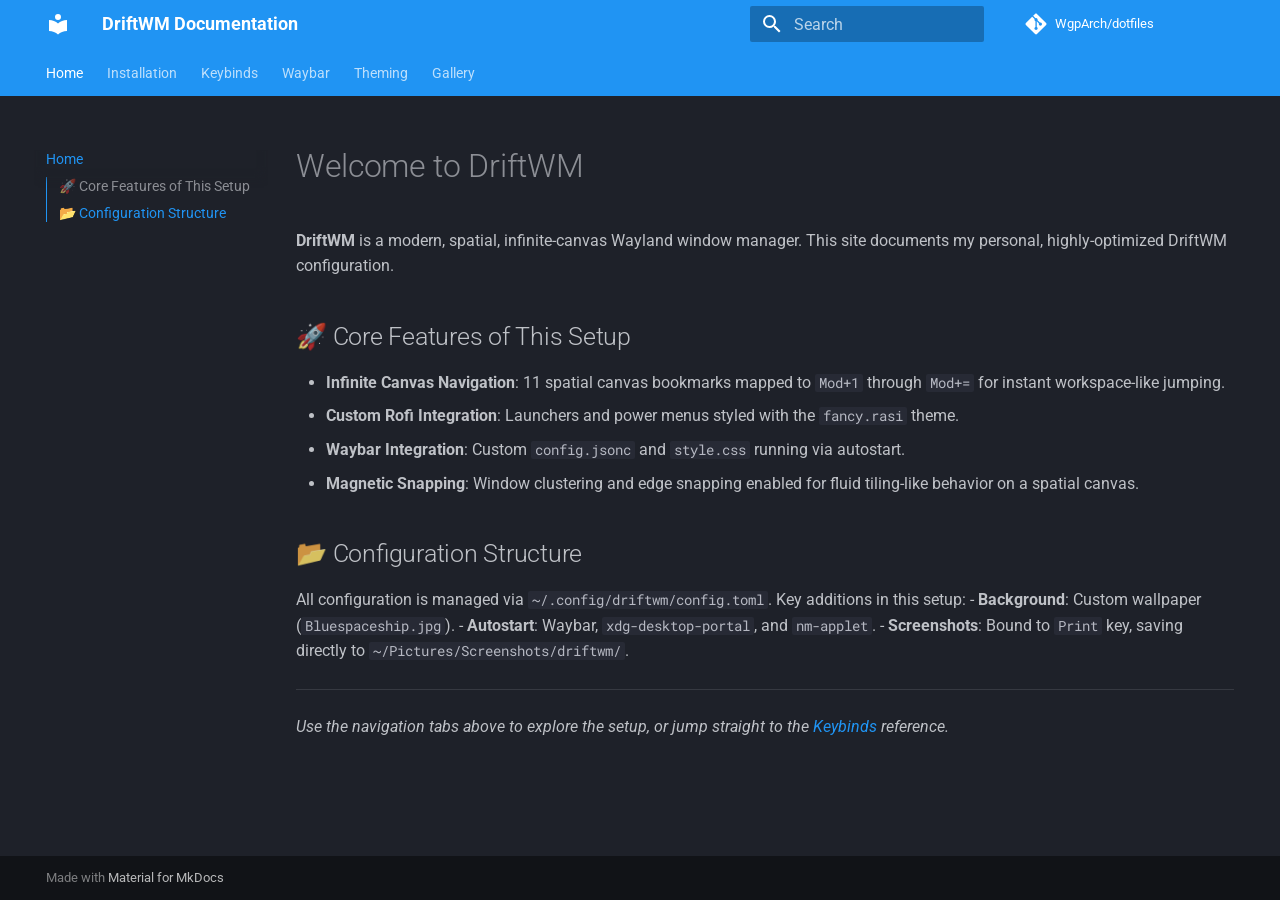
<file: index.html>
<!doctype html>
<html lang="en" class="no-js">
  <head>
    
      <meta charset="utf-8">
      <meta name="viewport" content="width=device-width,initial-scale=1">
      
      
      
        <link rel="canonical" href="https://wgparch.github.io/driftwm/">
      
      
      
        <link rel="next" href="installation/">
      
      
        
      
      
      <link rel="icon" href="assets/images/favicon.png">
      <meta name="generator" content="mkdocs-1.6.1, mkdocs-material-9.7.6">
    
    
      
        <title>DriftWM Documentation</title>
      
    
    
      <link rel="stylesheet" href="assets/stylesheets/main.484c7ddc.min.css">
      
        
        <link rel="stylesheet" href="assets/stylesheets/palette.ab4e12ef.min.css">
      
      


    
    
      
    
    
      
        
        
        <link rel="preconnect" href="https://fonts.gstatic.com" crossorigin>
        <link rel="stylesheet" href="https://fonts.googleapis.com/css?family=Roboto:300,300i,400,400i,700,700i%7CRoboto+Mono:400,400i,700,700i&display=fallback">
        <style>:root{--md-text-font:"Roboto";--md-code-font:"Roboto Mono"}</style>
      
    
    
    <script>__md_scope=new URL(".",location),__md_hash=e=>[...e].reduce(((e,_)=>(e<<5)-e+_.charCodeAt(0)),0),__md_get=(e,_=localStorage,t=__md_scope)=>JSON.parse(_.getItem(t.pathname+"."+e)),__md_set=(e,_,t=localStorage,a=__md_scope)=>{try{t.setItem(a.pathname+"."+e,JSON.stringify(_))}catch(e){}}</script>
    
      

    
    
  </head>
  
  
    
    
      
    
    
    
    
    <body dir="ltr" data-md-color-scheme="slate" data-md-color-primary="blue" data-md-color-accent="blue">
  
    
    <input class="md-toggle" data-md-toggle="drawer" type="checkbox" id="__drawer" autocomplete="off">
    <input class="md-toggle" data-md-toggle="search" type="checkbox" id="__search" autocomplete="off">
    <label class="md-overlay" for="__drawer"></label>
    <div data-md-component="skip">
      
        
        <a href="#welcome-to-driftwm" class="md-skip">
          Skip to content
        </a>
      
    </div>
    <div data-md-component="announce">
      
    </div>
    
    
      

<header class="md-header" data-md-component="header">
  <nav class="md-header__inner md-grid" aria-label="Header">
    <a href="." title="DriftWM Documentation" class="md-header__button md-logo" aria-label="DriftWM Documentation" data-md-component="logo">
      
  
  <svg xmlns="http://www.w3.org/2000/svg" viewBox="0 0 24 24"><path d="M12 8a3 3 0 0 0 3-3 3 3 0 0 0-3-3 3 3 0 0 0-3 3 3 3 0 0 0 3 3m0 3.54C9.64 9.35 6.5 8 3 8v11c3.5 0 6.64 1.35 9 3.54 2.36-2.19 5.5-3.54 9-3.54V8c-3.5 0-6.64 1.35-9 3.54"/></svg>

    </a>
    <label class="md-header__button md-icon" for="__drawer">
      
      <svg xmlns="http://www.w3.org/2000/svg" viewBox="0 0 24 24"><path d="M3 6h18v2H3zm0 5h18v2H3zm0 5h18v2H3z"/></svg>
    </label>
    <div class="md-header__title" data-md-component="header-title">
      <div class="md-header__ellipsis">
        <div class="md-header__topic">
          <span class="md-ellipsis">
            DriftWM Documentation
          </span>
        </div>
        <div class="md-header__topic" data-md-component="header-topic">
          <span class="md-ellipsis">
            
              Home
            
          </span>
        </div>
      </div>
    </div>
    
      
        <form class="md-header__option" data-md-component="palette">
  
    
    
    
    <input class="md-option" data-md-color-media="" data-md-color-scheme="slate" data-md-color-primary="blue" data-md-color-accent="blue"  aria-hidden="true"  type="radio" name="__palette" id="__palette_0">
    
  
</form>
      
    
    
      <script>var palette=__md_get("__palette");if(palette&&palette.color){if("(prefers-color-scheme)"===palette.color.media){var media=matchMedia("(prefers-color-scheme: light)"),input=document.querySelector(media.matches?"[data-md-color-media='(prefers-color-scheme: light)']":"[data-md-color-media='(prefers-color-scheme: dark)']");palette.color.media=input.getAttribute("data-md-color-media"),palette.color.scheme=input.getAttribute("data-md-color-scheme"),palette.color.primary=input.getAttribute("data-md-color-primary"),palette.color.accent=input.getAttribute("data-md-color-accent")}for(var[key,value]of Object.entries(palette.color))document.body.setAttribute("data-md-color-"+key,value)}</script>
    
    
    
      
      
        <label class="md-header__button md-icon" for="__search">
          
          <svg xmlns="http://www.w3.org/2000/svg" viewBox="0 0 24 24"><path d="M9.5 3A6.5 6.5 0 0 1 16 9.5c0 1.61-.59 3.09-1.56 4.23l.27.27h.79l5 5-1.5 1.5-5-5v-.79l-.27-.27A6.52 6.52 0 0 1 9.5 16 6.5 6.5 0 0 1 3 9.5 6.5 6.5 0 0 1 9.5 3m0 2C7 5 5 7 5 9.5S7 14 9.5 14 14 12 14 9.5 12 5 9.5 5"/></svg>
        </label>
        <div class="md-search" data-md-component="search" role="dialog">
  <label class="md-search__overlay" for="__search"></label>
  <div class="md-search__inner" role="search">
    <form class="md-search__form" name="search">
      <input type="text" class="md-search__input" name="query" aria-label="Search" placeholder="Search" autocapitalize="off" autocorrect="off" autocomplete="off" spellcheck="false" data-md-component="search-query" required>
      <label class="md-search__icon md-icon" for="__search">
        
        <svg xmlns="http://www.w3.org/2000/svg" viewBox="0 0 24 24"><path d="M9.5 3A6.5 6.5 0 0 1 16 9.5c0 1.61-.59 3.09-1.56 4.23l.27.27h.79l5 5-1.5 1.5-5-5v-.79l-.27-.27A6.52 6.52 0 0 1 9.5 16 6.5 6.5 0 0 1 3 9.5 6.5 6.5 0 0 1 9.5 3m0 2C7 5 5 7 5 9.5S7 14 9.5 14 14 12 14 9.5 12 5 9.5 5"/></svg>
        
        <svg xmlns="http://www.w3.org/2000/svg" viewBox="0 0 24 24"><path d="M20 11v2H8l5.5 5.5-1.42 1.42L4.16 12l7.92-7.92L13.5 5.5 8 11z"/></svg>
      </label>
      <nav class="md-search__options" aria-label="Search">
        
        <button type="reset" class="md-search__icon md-icon" title="Clear" aria-label="Clear" tabindex="-1">
          
          <svg xmlns="http://www.w3.org/2000/svg" viewBox="0 0 24 24"><path d="M19 6.41 17.59 5 12 10.59 6.41 5 5 6.41 10.59 12 5 17.59 6.41 19 12 13.41 17.59 19 19 17.59 13.41 12z"/></svg>
        </button>
      </nav>
      
        <div class="md-search__suggest" data-md-component="search-suggest"></div>
      
    </form>
    <div class="md-search__output">
      <div class="md-search__scrollwrap" tabindex="0" data-md-scrollfix>
        <div class="md-search-result" data-md-component="search-result">
          <div class="md-search-result__meta">
            Initializing search
          </div>
          <ol class="md-search-result__list" role="presentation"></ol>
        </div>
      </div>
    </div>
  </div>
</div>
      
    
    
      <div class="md-header__source">
        <a href="https://github.com/WgpArch/dotfiles" title="Go to repository" class="md-source" data-md-component="source">
  <div class="md-source__icon md-icon">
    
    <svg xmlns="http://www.w3.org/2000/svg" viewBox="0 0 448 512"><!--! Font Awesome Free 7.1.0 by @fontawesome - https://fontawesome.com License - https://fontawesome.com/license/free (Icons: CC BY 4.0, Fonts: SIL OFL 1.1, Code: MIT License) Copyright 2025 Fonticons, Inc.--><path d="M439.6 236.1 244 40.5c-5.4-5.5-12.8-8.5-20.4-8.5s-15 3-20.4 8.4L162.5 81l51.5 51.5c27.1-9.1 52.7 16.8 43.4 43.7l49.7 49.7c34.2-11.8 61.2 31 35.5 56.7-26.5 26.5-70.2-2.9-56-37.3L240.3 199v121.9c25.3 12.5 22.3 41.8 9.1 55-6.4 6.4-15.2 10.1-24.3 10.1s-17.8-3.6-24.3-10.1c-17.6-17.6-11.1-46.9 11.2-56v-123c-20.8-8.5-24.6-30.7-18.6-45L142.6 101 8.5 235.1C3 240.6 0 247.9 0 255.5s3 15 8.5 20.4l195.6 195.7c5.4 5.4 12.7 8.4 20.4 8.4s15-3 20.4-8.4l194.7-194.7c5.4-5.4 8.4-12.8 8.4-20.4s-3-15-8.4-20.4"/></svg>
  </div>
  <div class="md-source__repository">
    WgpArch/dotfiles
  </div>
</a>
      </div>
    
  </nav>
  
</header>
    
    <div class="md-container" data-md-component="container">
      
      
        
          
            
<nav class="md-tabs" aria-label="Tabs" data-md-component="tabs">
  <div class="md-grid">
    <ul class="md-tabs__list">
      
        
  
  
  
    
  
  
    <li class="md-tabs__item md-tabs__item--active">
      <a href="." class="md-tabs__link">
        
  
  
    
  
  Home

      </a>
    </li>
  

      
        
  
  
  
  
    <li class="md-tabs__item">
      <a href="installation/" class="md-tabs__link">
        
  
  
    
  
  Installation

      </a>
    </li>
  

      
        
  
  
  
  
    <li class="md-tabs__item">
      <a href="keybinds/" class="md-tabs__link">
        
  
  
    
  
  Keybinds

      </a>
    </li>
  

      
        
  
  
  
  
    <li class="md-tabs__item">
      <a href="waybar/" class="md-tabs__link">
        
  
  
    
  
  Waybar

      </a>
    </li>
  

      
        
  
  
  
  
    <li class="md-tabs__item">
      <a href="theming/" class="md-tabs__link">
        
  
  
    
  
  Theming

      </a>
    </li>
  

      
        
  
  
  
  
    <li class="md-tabs__item">
      <a href="gallery/" class="md-tabs__link">
        
  
  
    
  
  Gallery

      </a>
    </li>
  

      
    </ul>
  </div>
</nav>
          
        
      
      <main class="md-main" data-md-component="main">
        <div class="md-main__inner md-grid">
          
            
              
              <div class="md-sidebar md-sidebar--primary" data-md-component="sidebar" data-md-type="navigation" >
                <div class="md-sidebar__scrollwrap">
                  <div class="md-sidebar__inner">
                    


  


  

<nav class="md-nav md-nav--primary md-nav--lifted md-nav--integrated" aria-label="Navigation" data-md-level="0">
  <label class="md-nav__title" for="__drawer">
    <a href="." title="DriftWM Documentation" class="md-nav__button md-logo" aria-label="DriftWM Documentation" data-md-component="logo">
      
  
  <svg xmlns="http://www.w3.org/2000/svg" viewBox="0 0 24 24"><path d="M12 8a3 3 0 0 0 3-3 3 3 0 0 0-3-3 3 3 0 0 0-3 3 3 3 0 0 0 3 3m0 3.54C9.64 9.35 6.5 8 3 8v11c3.5 0 6.64 1.35 9 3.54 2.36-2.19 5.5-3.54 9-3.54V8c-3.5 0-6.64 1.35-9 3.54"/></svg>

    </a>
    DriftWM Documentation
  </label>
  
    <div class="md-nav__source">
      <a href="https://github.com/WgpArch/dotfiles" title="Go to repository" class="md-source" data-md-component="source">
  <div class="md-source__icon md-icon">
    
    <svg xmlns="http://www.w3.org/2000/svg" viewBox="0 0 448 512"><!--! Font Awesome Free 7.1.0 by @fontawesome - https://fontawesome.com License - https://fontawesome.com/license/free (Icons: CC BY 4.0, Fonts: SIL OFL 1.1, Code: MIT License) Copyright 2025 Fonticons, Inc.--><path d="M439.6 236.1 244 40.5c-5.4-5.5-12.8-8.5-20.4-8.5s-15 3-20.4 8.4L162.5 81l51.5 51.5c27.1-9.1 52.7 16.8 43.4 43.7l49.7 49.7c34.2-11.8 61.2 31 35.5 56.7-26.5 26.5-70.2-2.9-56-37.3L240.3 199v121.9c25.3 12.5 22.3 41.8 9.1 55-6.4 6.4-15.2 10.1-24.3 10.1s-17.8-3.6-24.3-10.1c-17.6-17.6-11.1-46.9 11.2-56v-123c-20.8-8.5-24.6-30.7-18.6-45L142.6 101 8.5 235.1C3 240.6 0 247.9 0 255.5s3 15 8.5 20.4l195.6 195.7c5.4 5.4 12.7 8.4 20.4 8.4s15-3 20.4-8.4l194.7-194.7c5.4-5.4 8.4-12.8 8.4-20.4s-3-15-8.4-20.4"/></svg>
  </div>
  <div class="md-source__repository">
    WgpArch/dotfiles
  </div>
</a>
    </div>
  
  <ul class="md-nav__list" data-md-scrollfix>
    
      
      
  
  
    
  
  
  
    <li class="md-nav__item md-nav__item--active">
      
      <input class="md-nav__toggle md-toggle" type="checkbox" id="__toc">
      
      
        
      
      
        <label class="md-nav__link md-nav__link--active" for="__toc">
          
  
  
  <span class="md-ellipsis">
    
  
    Home
  

    
  </span>
  
  

          <span class="md-nav__icon md-icon"></span>
        </label>
      
      <a href="." class="md-nav__link md-nav__link--active">
        
  
  
  <span class="md-ellipsis">
    
  
    Home
  

    
  </span>
  
  

      </a>
      
        

<nav class="md-nav md-nav--secondary" aria-label="Table of contents">
  
  
  
    
  
  
    <label class="md-nav__title" for="__toc">
      <span class="md-nav__icon md-icon"></span>
      Table of contents
    </label>
    <ul class="md-nav__list" data-md-component="toc" data-md-scrollfix>
      
        <li class="md-nav__item">
  <a href="#core-features-of-this-setup" class="md-nav__link">
    <span class="md-ellipsis">
      
        🚀 Core Features of This Setup
      
    </span>
  </a>
  
</li>
      
        <li class="md-nav__item">
  <a href="#configuration-structure" class="md-nav__link">
    <span class="md-ellipsis">
      
        📂 Configuration Structure
      
    </span>
  </a>
  
</li>
      
    </ul>
  
</nav>
      
    </li>
  

    
      
      
  
  
  
  
    <li class="md-nav__item">
      <a href="installation/" class="md-nav__link">
        
  
  
  <span class="md-ellipsis">
    
  
    Installation
  

    
  </span>
  
  

      </a>
    </li>
  

    
      
      
  
  
  
  
    <li class="md-nav__item">
      <a href="keybinds/" class="md-nav__link">
        
  
  
  <span class="md-ellipsis">
    
  
    Keybinds
  

    
  </span>
  
  

      </a>
    </li>
  

    
      
      
  
  
  
  
    <li class="md-nav__item">
      <a href="waybar/" class="md-nav__link">
        
  
  
  <span class="md-ellipsis">
    
  
    Waybar
  

    
  </span>
  
  

      </a>
    </li>
  

    
      
      
  
  
  
  
    <li class="md-nav__item">
      <a href="theming/" class="md-nav__link">
        
  
  
  <span class="md-ellipsis">
    
  
    Theming
  

    
  </span>
  
  

      </a>
    </li>
  

    
      
      
  
  
  
  
    <li class="md-nav__item">
      <a href="gallery/" class="md-nav__link">
        
  
  
  <span class="md-ellipsis">
    
  
    Gallery
  

    
  </span>
  
  

      </a>
    </li>
  

    
  </ul>
</nav>
                  </div>
                </div>
              </div>
            
            
          
          
            <div class="md-content" data-md-component="content">
              
              <article class="md-content__inner md-typeset">
                
                  


  
  


<h1 id="welcome-to-driftwm">Welcome to DriftWM</h1>
<p><strong>DriftWM</strong> is a modern, spatial, infinite-canvas Wayland window manager. This site documents my personal, highly-optimized DriftWM configuration.</p>
<h2 id="core-features-of-this-setup">🚀 Core Features of This Setup</h2>
<ul>
<li><strong>Infinite Canvas Navigation</strong>: 11 spatial canvas bookmarks mapped to <code>Mod+1</code> through <code>Mod+=</code> for instant workspace-like jumping.</li>
<li><strong>Custom Rofi Integration</strong>: Launchers and power menus styled with the <code>fancy.rasi</code> theme.</li>
<li><strong>Waybar Integration</strong>: Custom <code>config.jsonc</code> and <code>style.css</code> running via autostart.</li>
<li><strong>Magnetic Snapping</strong>: Window clustering and edge snapping enabled for fluid tiling-like behavior on a spatial canvas.</li>
</ul>
<h2 id="configuration-structure">📂 Configuration Structure</h2>
<p>All configuration is managed via <code>~/.config/driftwm/config.toml</code>. 
Key additions in this setup:
- <strong>Background</strong>: Custom wallpaper (<code>Bluespaceship.jpg</code>).
- <strong>Autostart</strong>: Waybar, <code>xdg-desktop-portal</code>, and <code>nm-applet</code>.
- <strong>Screenshots</strong>: Bound to <code>Print</code> key, saving directly to <code>~/Pictures/Screenshots/driftwm/</code>.</p>
<hr />
<p><em>Use the navigation tabs above to explore the setup, or jump straight to the <a href="keybinds/">Keybinds</a> reference.</em></p>












                
              </article>
            </div>
          
          
<script>var target=document.getElementById(location.hash.slice(1));target&&target.name&&(target.checked=target.name.startsWith("__tabbed_"))</script>
        </div>
        
      </main>
      
        <footer class="md-footer">
  
  <div class="md-footer-meta md-typeset">
    <div class="md-footer-meta__inner md-grid">
      <div class="md-copyright">
  
  
    Made with
    <a href="https://squidfunk.github.io/mkdocs-material/" target="_blank" rel="noopener">
      Material for MkDocs
    </a>
  
</div>
      
    </div>
  </div>
</footer>
      
    </div>
    <div class="md-dialog" data-md-component="dialog">
      <div class="md-dialog__inner md-typeset"></div>
    </div>
    
    
    
      
      
      <script id="__config" type="application/json">{"annotate": null, "base": ".", "features": ["navigation.tabs", "navigation.sections", "toc.integrate", "search.suggest", "search.highlight"], "search": "assets/javascripts/workers/search.2c215733.min.js", "tags": null, "translations": {"clipboard.copied": "Copied to clipboard", "clipboard.copy": "Copy to clipboard", "search.result.more.one": "1 more on this page", "search.result.more.other": "# more on this page", "search.result.none": "No matching documents", "search.result.one": "1 matching document", "search.result.other": "# matching documents", "search.result.placeholder": "Type to start searching", "search.result.term.missing": "Missing", "select.version": "Select version"}, "version": null}</script>
    
    
      <script src="assets/javascripts/bundle.79ae519e.min.js"></script>
      
    
  </body>
</html>
</file>
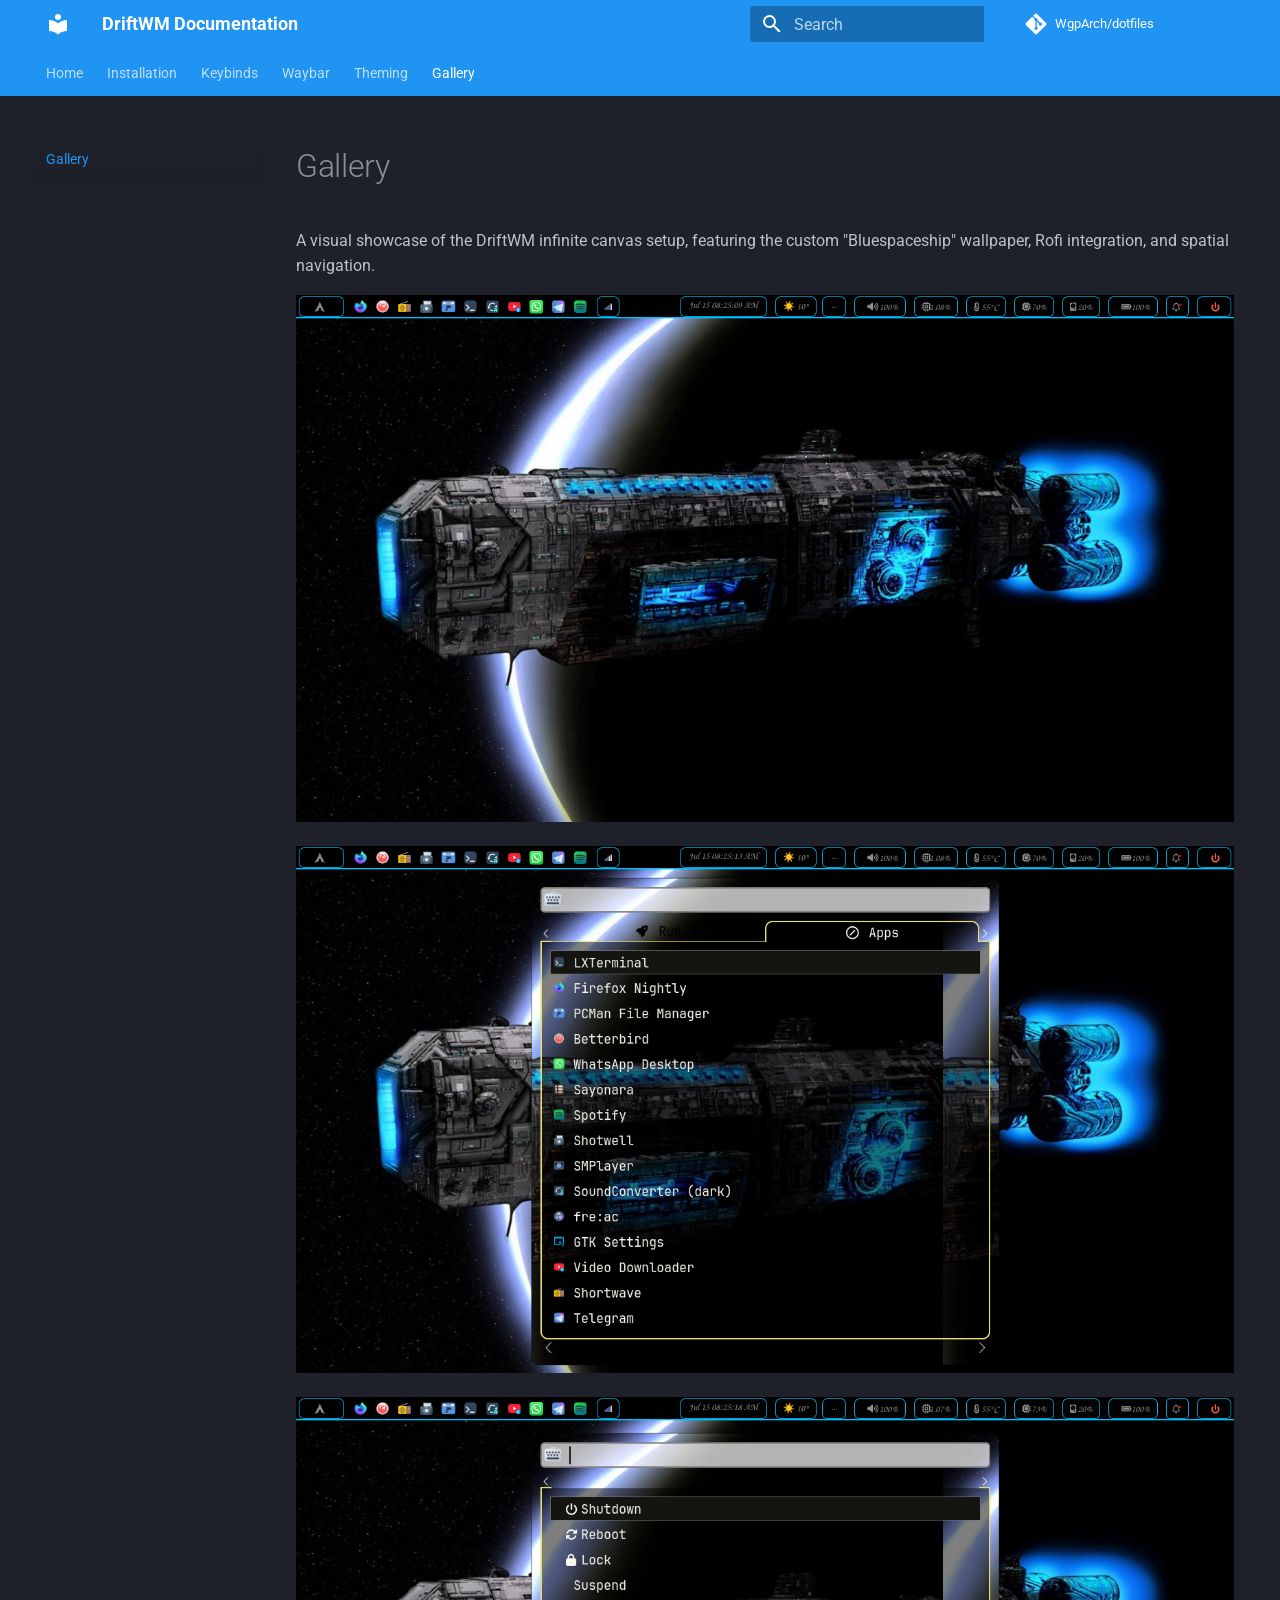
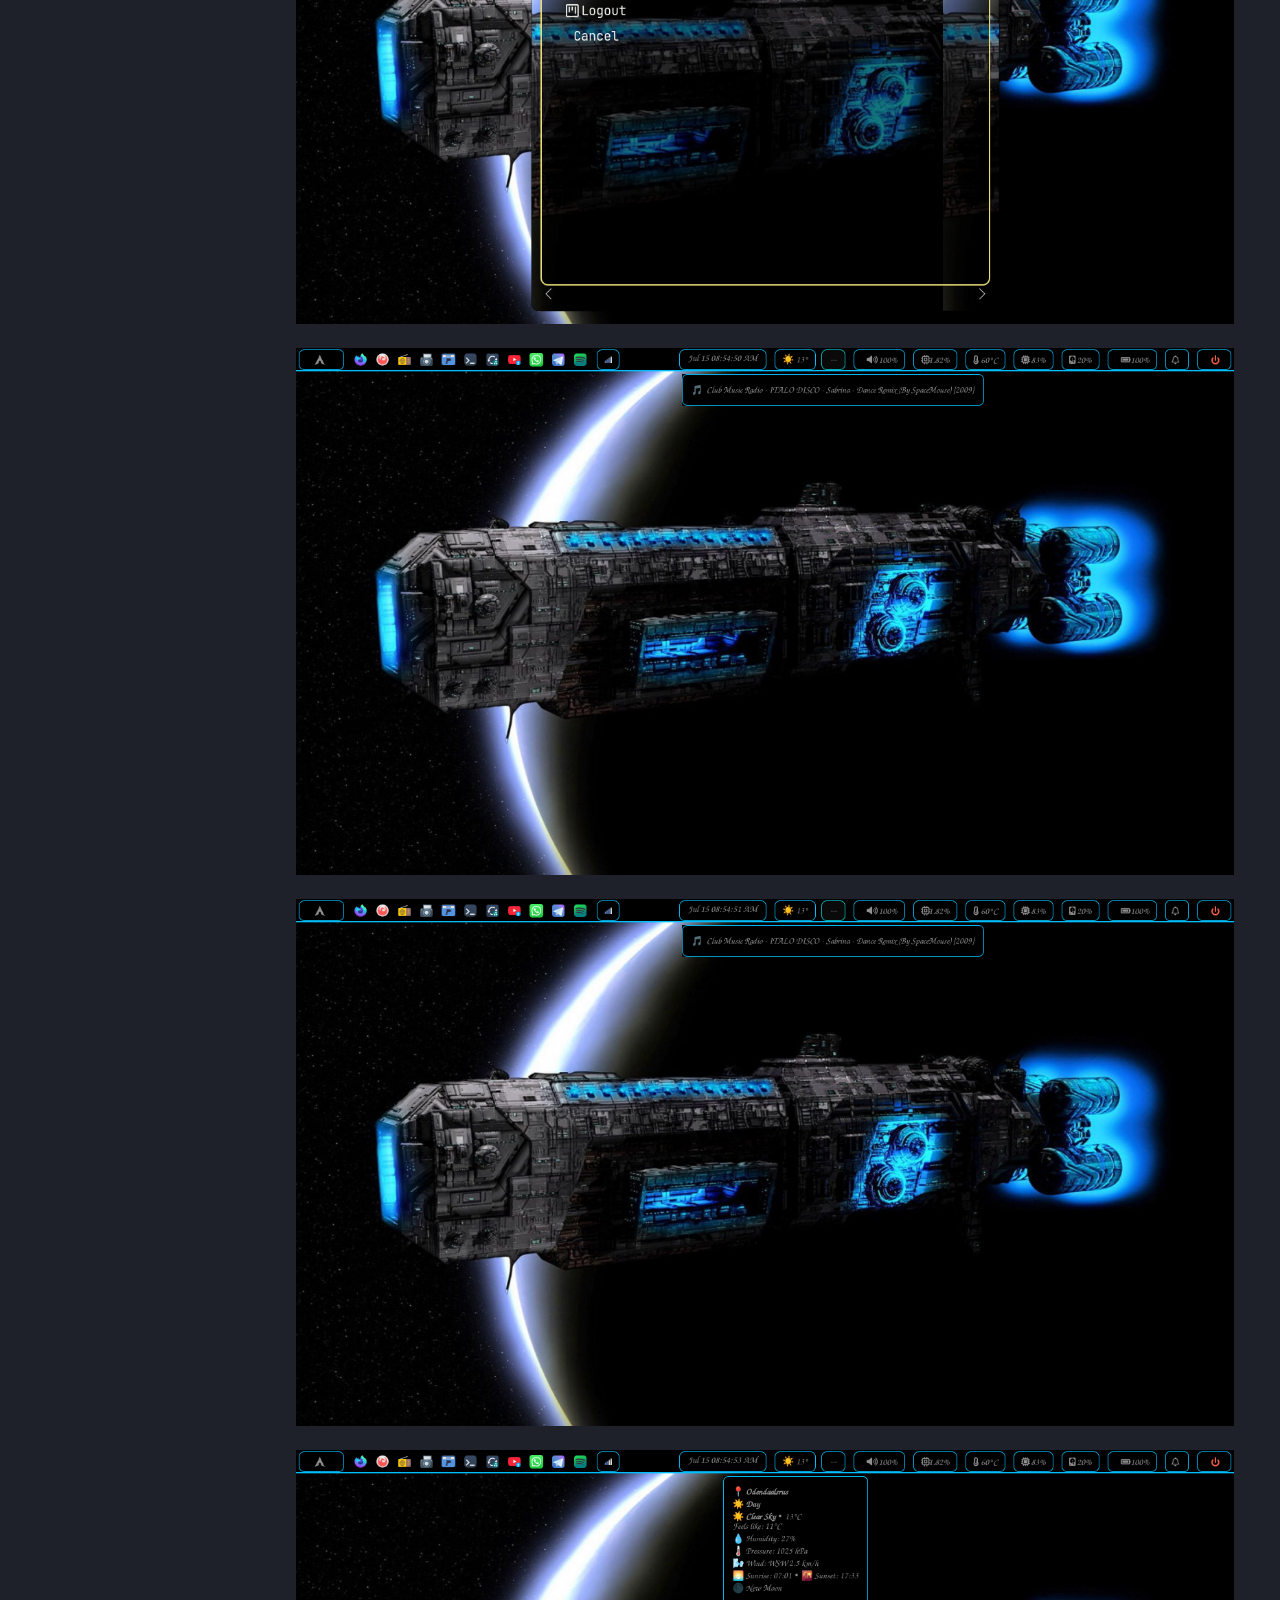
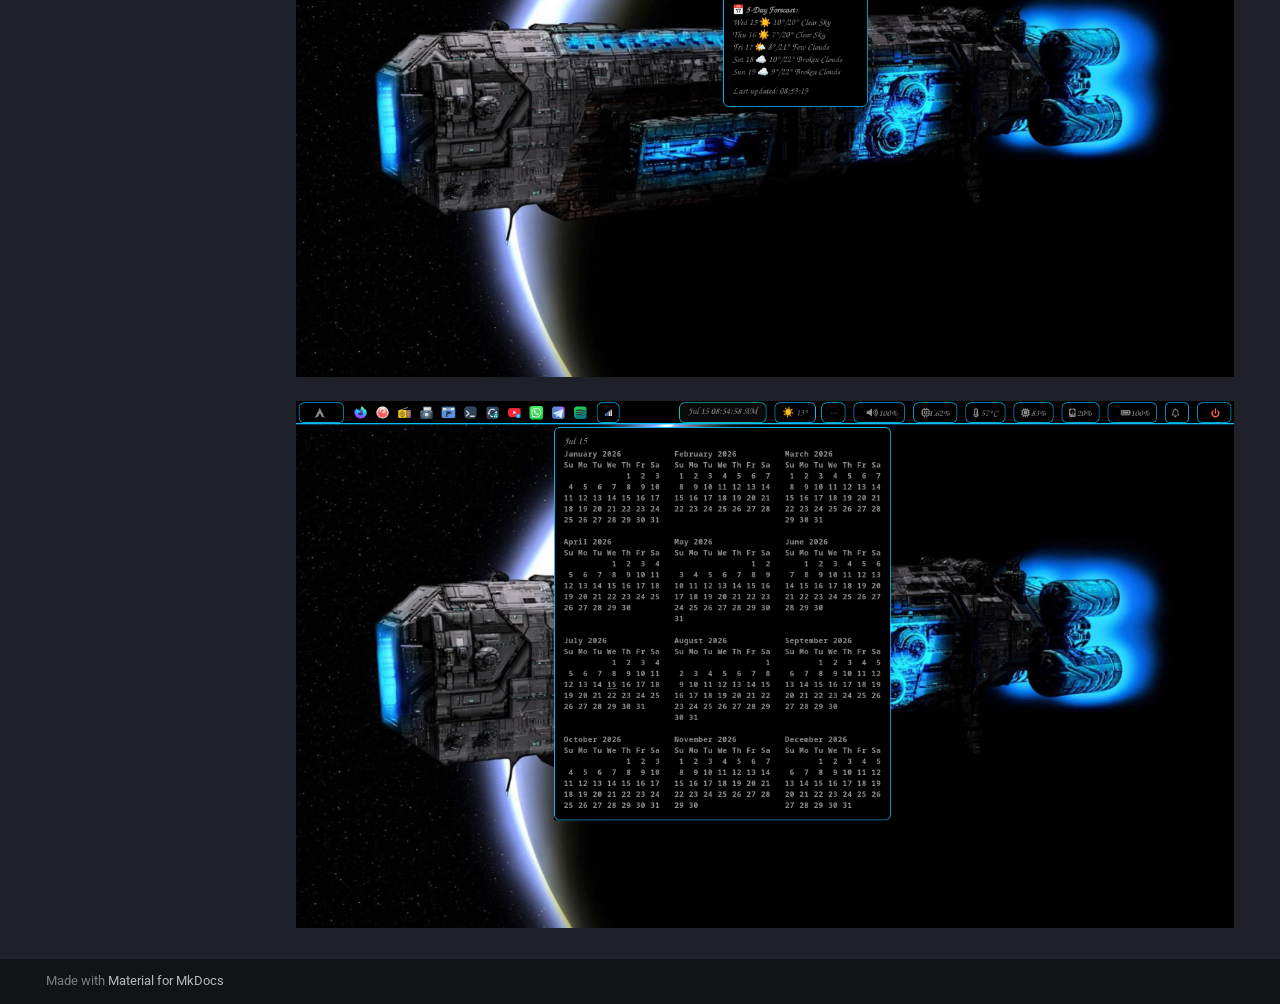
<file: gallery/index.html>
<!doctype html>
<html lang="en" class="no-js">
  <head>
    
      <meta charset="utf-8">
      <meta name="viewport" content="width=device-width,initial-scale=1">
      
      
      
        <link rel="canonical" href="https://wgparch.github.io/driftwm/gallery/">
      
      
        <link rel="prev" href="../theming/">
      
      
      
        
      
      
      <link rel="icon" href="../assets/images/favicon.png">
      <meta name="generator" content="mkdocs-1.6.1, mkdocs-material-9.7.6">
    
    
      
        <title>Gallery - DriftWM Documentation</title>
      
    
    
      <link rel="stylesheet" href="../assets/stylesheets/main.484c7ddc.min.css">
      
        
        <link rel="stylesheet" href="../assets/stylesheets/palette.ab4e12ef.min.css">
      
      


    
    
      
    
    
      
        
        
        <link rel="preconnect" href="https://fonts.gstatic.com" crossorigin>
        <link rel="stylesheet" href="https://fonts.googleapis.com/css?family=Roboto:300,300i,400,400i,700,700i%7CRoboto+Mono:400,400i,700,700i&display=fallback">
        <style>:root{--md-text-font:"Roboto";--md-code-font:"Roboto Mono"}</style>
      
    
    
    <script>__md_scope=new URL("..",location),__md_hash=e=>[...e].reduce(((e,_)=>(e<<5)-e+_.charCodeAt(0)),0),__md_get=(e,_=localStorage,t=__md_scope)=>JSON.parse(_.getItem(t.pathname+"."+e)),__md_set=(e,_,t=localStorage,a=__md_scope)=>{try{t.setItem(a.pathname+"."+e,JSON.stringify(_))}catch(e){}}</script>
    
      

    
    
  </head>
  
  
    
    
      
    
    
    
    
    <body dir="ltr" data-md-color-scheme="slate" data-md-color-primary="blue" data-md-color-accent="blue">
  
    
    <input class="md-toggle" data-md-toggle="drawer" type="checkbox" id="__drawer" autocomplete="off">
    <input class="md-toggle" data-md-toggle="search" type="checkbox" id="__search" autocomplete="off">
    <label class="md-overlay" for="__drawer"></label>
    <div data-md-component="skip">
      
        
        <a href="#gallery" class="md-skip">
          Skip to content
        </a>
      
    </div>
    <div data-md-component="announce">
      
    </div>
    
    
      

<header class="md-header" data-md-component="header">
  <nav class="md-header__inner md-grid" aria-label="Header">
    <a href=".." title="DriftWM Documentation" class="md-header__button md-logo" aria-label="DriftWM Documentation" data-md-component="logo">
      
  
  <svg xmlns="http://www.w3.org/2000/svg" viewBox="0 0 24 24"><path d="M12 8a3 3 0 0 0 3-3 3 3 0 0 0-3-3 3 3 0 0 0-3 3 3 3 0 0 0 3 3m0 3.54C9.64 9.35 6.5 8 3 8v11c3.5 0 6.64 1.35 9 3.54 2.36-2.19 5.5-3.54 9-3.54V8c-3.5 0-6.64 1.35-9 3.54"/></svg>

    </a>
    <label class="md-header__button md-icon" for="__drawer">
      
      <svg xmlns="http://www.w3.org/2000/svg" viewBox="0 0 24 24"><path d="M3 6h18v2H3zm0 5h18v2H3zm0 5h18v2H3z"/></svg>
    </label>
    <div class="md-header__title" data-md-component="header-title">
      <div class="md-header__ellipsis">
        <div class="md-header__topic">
          <span class="md-ellipsis">
            DriftWM Documentation
          </span>
        </div>
        <div class="md-header__topic" data-md-component="header-topic">
          <span class="md-ellipsis">
            
              Gallery
            
          </span>
        </div>
      </div>
    </div>
    
      
        <form class="md-header__option" data-md-component="palette">
  
    
    
    
    <input class="md-option" data-md-color-media="" data-md-color-scheme="slate" data-md-color-primary="blue" data-md-color-accent="blue"  aria-hidden="true"  type="radio" name="__palette" id="__palette_0">
    
  
</form>
      
    
    
      <script>var palette=__md_get("__palette");if(palette&&palette.color){if("(prefers-color-scheme)"===palette.color.media){var media=matchMedia("(prefers-color-scheme: light)"),input=document.querySelector(media.matches?"[data-md-color-media='(prefers-color-scheme: light)']":"[data-md-color-media='(prefers-color-scheme: dark)']");palette.color.media=input.getAttribute("data-md-color-media"),palette.color.scheme=input.getAttribute("data-md-color-scheme"),palette.color.primary=input.getAttribute("data-md-color-primary"),palette.color.accent=input.getAttribute("data-md-color-accent")}for(var[key,value]of Object.entries(palette.color))document.body.setAttribute("data-md-color-"+key,value)}</script>
    
    
    
      
      
        <label class="md-header__button md-icon" for="__search">
          
          <svg xmlns="http://www.w3.org/2000/svg" viewBox="0 0 24 24"><path d="M9.5 3A6.5 6.5 0 0 1 16 9.5c0 1.61-.59 3.09-1.56 4.23l.27.27h.79l5 5-1.5 1.5-5-5v-.79l-.27-.27A6.52 6.52 0 0 1 9.5 16 6.5 6.5 0 0 1 3 9.5 6.5 6.5 0 0 1 9.5 3m0 2C7 5 5 7 5 9.5S7 14 9.5 14 14 12 14 9.5 12 5 9.5 5"/></svg>
        </label>
        <div class="md-search" data-md-component="search" role="dialog">
  <label class="md-search__overlay" for="__search"></label>
  <div class="md-search__inner" role="search">
    <form class="md-search__form" name="search">
      <input type="text" class="md-search__input" name="query" aria-label="Search" placeholder="Search" autocapitalize="off" autocorrect="off" autocomplete="off" spellcheck="false" data-md-component="search-query" required>
      <label class="md-search__icon md-icon" for="__search">
        
        <svg xmlns="http://www.w3.org/2000/svg" viewBox="0 0 24 24"><path d="M9.5 3A6.5 6.5 0 0 1 16 9.5c0 1.61-.59 3.09-1.56 4.23l.27.27h.79l5 5-1.5 1.5-5-5v-.79l-.27-.27A6.52 6.52 0 0 1 9.5 16 6.5 6.5 0 0 1 3 9.5 6.5 6.5 0 0 1 9.5 3m0 2C7 5 5 7 5 9.5S7 14 9.5 14 14 12 14 9.5 12 5 9.5 5"/></svg>
        
        <svg xmlns="http://www.w3.org/2000/svg" viewBox="0 0 24 24"><path d="M20 11v2H8l5.5 5.5-1.42 1.42L4.16 12l7.92-7.92L13.5 5.5 8 11z"/></svg>
      </label>
      <nav class="md-search__options" aria-label="Search">
        
        <button type="reset" class="md-search__icon md-icon" title="Clear" aria-label="Clear" tabindex="-1">
          
          <svg xmlns="http://www.w3.org/2000/svg" viewBox="0 0 24 24"><path d="M19 6.41 17.59 5 12 10.59 6.41 5 5 6.41 10.59 12 5 17.59 6.41 19 12 13.41 17.59 19 19 17.59 13.41 12z"/></svg>
        </button>
      </nav>
      
        <div class="md-search__suggest" data-md-component="search-suggest"></div>
      
    </form>
    <div class="md-search__output">
      <div class="md-search__scrollwrap" tabindex="0" data-md-scrollfix>
        <div class="md-search-result" data-md-component="search-result">
          <div class="md-search-result__meta">
            Initializing search
          </div>
          <ol class="md-search-result__list" role="presentation"></ol>
        </div>
      </div>
    </div>
  </div>
</div>
      
    
    
      <div class="md-header__source">
        <a href="https://github.com/WgpArch/dotfiles" title="Go to repository" class="md-source" data-md-component="source">
  <div class="md-source__icon md-icon">
    
    <svg xmlns="http://www.w3.org/2000/svg" viewBox="0 0 448 512"><!--! Font Awesome Free 7.1.0 by @fontawesome - https://fontawesome.com License - https://fontawesome.com/license/free (Icons: CC BY 4.0, Fonts: SIL OFL 1.1, Code: MIT License) Copyright 2025 Fonticons, Inc.--><path d="M439.6 236.1 244 40.5c-5.4-5.5-12.8-8.5-20.4-8.5s-15 3-20.4 8.4L162.5 81l51.5 51.5c27.1-9.1 52.7 16.8 43.4 43.7l49.7 49.7c34.2-11.8 61.2 31 35.5 56.7-26.5 26.5-70.2-2.9-56-37.3L240.3 199v121.9c25.3 12.5 22.3 41.8 9.1 55-6.4 6.4-15.2 10.1-24.3 10.1s-17.8-3.6-24.3-10.1c-17.6-17.6-11.1-46.9 11.2-56v-123c-20.8-8.5-24.6-30.7-18.6-45L142.6 101 8.5 235.1C3 240.6 0 247.9 0 255.5s3 15 8.5 20.4l195.6 195.7c5.4 5.4 12.7 8.4 20.4 8.4s15-3 20.4-8.4l194.7-194.7c5.4-5.4 8.4-12.8 8.4-20.4s-3-15-8.4-20.4"/></svg>
  </div>
  <div class="md-source__repository">
    WgpArch/dotfiles
  </div>
</a>
      </div>
    
  </nav>
  
</header>
    
    <div class="md-container" data-md-component="container">
      
      
        
          
            
<nav class="md-tabs" aria-label="Tabs" data-md-component="tabs">
  <div class="md-grid">
    <ul class="md-tabs__list">
      
        
  
  
  
  
    <li class="md-tabs__item">
      <a href=".." class="md-tabs__link">
        
  
  
    
  
  Home

      </a>
    </li>
  

      
        
  
  
  
  
    <li class="md-tabs__item">
      <a href="../installation/" class="md-tabs__link">
        
  
  
    
  
  Installation

      </a>
    </li>
  

      
        
  
  
  
  
    <li class="md-tabs__item">
      <a href="../keybinds/" class="md-tabs__link">
        
  
  
    
  
  Keybinds

      </a>
    </li>
  

      
        
  
  
  
  
    <li class="md-tabs__item">
      <a href="../waybar/" class="md-tabs__link">
        
  
  
    
  
  Waybar

      </a>
    </li>
  

      
        
  
  
  
  
    <li class="md-tabs__item">
      <a href="../theming/" class="md-tabs__link">
        
  
  
    
  
  Theming

      </a>
    </li>
  

      
        
  
  
  
    
  
  
    <li class="md-tabs__item md-tabs__item--active">
      <a href="./" class="md-tabs__link">
        
  
  
    
  
  Gallery

      </a>
    </li>
  

      
    </ul>
  </div>
</nav>
          
        
      
      <main class="md-main" data-md-component="main">
        <div class="md-main__inner md-grid">
          
            
              
              <div class="md-sidebar md-sidebar--primary" data-md-component="sidebar" data-md-type="navigation" >
                <div class="md-sidebar__scrollwrap">
                  <div class="md-sidebar__inner">
                    


  


  

<nav class="md-nav md-nav--primary md-nav--lifted md-nav--integrated" aria-label="Navigation" data-md-level="0">
  <label class="md-nav__title" for="__drawer">
    <a href=".." title="DriftWM Documentation" class="md-nav__button md-logo" aria-label="DriftWM Documentation" data-md-component="logo">
      
  
  <svg xmlns="http://www.w3.org/2000/svg" viewBox="0 0 24 24"><path d="M12 8a3 3 0 0 0 3-3 3 3 0 0 0-3-3 3 3 0 0 0-3 3 3 3 0 0 0 3 3m0 3.54C9.64 9.35 6.5 8 3 8v11c3.5 0 6.64 1.35 9 3.54 2.36-2.19 5.5-3.54 9-3.54V8c-3.5 0-6.64 1.35-9 3.54"/></svg>

    </a>
    DriftWM Documentation
  </label>
  
    <div class="md-nav__source">
      <a href="https://github.com/WgpArch/dotfiles" title="Go to repository" class="md-source" data-md-component="source">
  <div class="md-source__icon md-icon">
    
    <svg xmlns="http://www.w3.org/2000/svg" viewBox="0 0 448 512"><!--! Font Awesome Free 7.1.0 by @fontawesome - https://fontawesome.com License - https://fontawesome.com/license/free (Icons: CC BY 4.0, Fonts: SIL OFL 1.1, Code: MIT License) Copyright 2025 Fonticons, Inc.--><path d="M439.6 236.1 244 40.5c-5.4-5.5-12.8-8.5-20.4-8.5s-15 3-20.4 8.4L162.5 81l51.5 51.5c27.1-9.1 52.7 16.8 43.4 43.7l49.7 49.7c34.2-11.8 61.2 31 35.5 56.7-26.5 26.5-70.2-2.9-56-37.3L240.3 199v121.9c25.3 12.5 22.3 41.8 9.1 55-6.4 6.4-15.2 10.1-24.3 10.1s-17.8-3.6-24.3-10.1c-17.6-17.6-11.1-46.9 11.2-56v-123c-20.8-8.5-24.6-30.7-18.6-45L142.6 101 8.5 235.1C3 240.6 0 247.9 0 255.5s3 15 8.5 20.4l195.6 195.7c5.4 5.4 12.7 8.4 20.4 8.4s15-3 20.4-8.4l194.7-194.7c5.4-5.4 8.4-12.8 8.4-20.4s-3-15-8.4-20.4"/></svg>
  </div>
  <div class="md-source__repository">
    WgpArch/dotfiles
  </div>
</a>
    </div>
  
  <ul class="md-nav__list" data-md-scrollfix>
    
      
      
  
  
  
  
    <li class="md-nav__item">
      <a href=".." class="md-nav__link">
        
  
  
  <span class="md-ellipsis">
    
  
    Home
  

    
  </span>
  
  

      </a>
    </li>
  

    
      
      
  
  
  
  
    <li class="md-nav__item">
      <a href="../installation/" class="md-nav__link">
        
  
  
  <span class="md-ellipsis">
    
  
    Installation
  

    
  </span>
  
  

      </a>
    </li>
  

    
      
      
  
  
  
  
    <li class="md-nav__item">
      <a href="../keybinds/" class="md-nav__link">
        
  
  
  <span class="md-ellipsis">
    
  
    Keybinds
  

    
  </span>
  
  

      </a>
    </li>
  

    
      
      
  
  
  
  
    <li class="md-nav__item">
      <a href="../waybar/" class="md-nav__link">
        
  
  
  <span class="md-ellipsis">
    
  
    Waybar
  

    
  </span>
  
  

      </a>
    </li>
  

    
      
      
  
  
  
  
    <li class="md-nav__item">
      <a href="../theming/" class="md-nav__link">
        
  
  
  <span class="md-ellipsis">
    
  
    Theming
  

    
  </span>
  
  

      </a>
    </li>
  

    
      
      
  
  
    
  
  
  
    <li class="md-nav__item md-nav__item--active">
      
      <input class="md-nav__toggle md-toggle" type="checkbox" id="__toc">
      
      
        
      
      
      <a href="./" class="md-nav__link md-nav__link--active">
        
  
  
  <span class="md-ellipsis">
    
  
    Gallery
  

    
  </span>
  
  

      </a>
      
    </li>
  

    
  </ul>
</nav>
                  </div>
                </div>
              </div>
            
            
          
          
            <div class="md-content" data-md-component="content">
              
              <article class="md-content__inner md-typeset">
                
                  


  
  


<h1 id="gallery">Gallery</h1>
<p>A visual showcase of the DriftWM infinite canvas setup, featuring the custom "Bluespaceship" wallpaper, Rofi integration, and spatial navigation.</p>
<p><img alt="Desktop Overview 1" src="../screenshots/20260715_082509.png" /></p>
<p><img alt="Rofi Launcher" src="../screenshots/20260715_082513.png" /></p>
<p><img alt="Spatial Navigation" src="../screenshots/20260715_082518.png" /></p>
<p><img alt="Window Management" src="../screenshots/20260715_085450.png" /></p>
<p><img alt="Waybar Integration" src="../screenshots/20260715_085451.png" /></p>
<p><img alt="Canvas Bookmarks" src="../screenshots/20260715_085453.png" /></p>
<p><img alt="Final Setup" src="../screenshots/20260715_085458.png" /></p>












                
              </article>
            </div>
          
          
<script>var target=document.getElementById(location.hash.slice(1));target&&target.name&&(target.checked=target.name.startsWith("__tabbed_"))</script>
        </div>
        
      </main>
      
        <footer class="md-footer">
  
  <div class="md-footer-meta md-typeset">
    <div class="md-footer-meta__inner md-grid">
      <div class="md-copyright">
  
  
    Made with
    <a href="https://squidfunk.github.io/mkdocs-material/" target="_blank" rel="noopener">
      Material for MkDocs
    </a>
  
</div>
      
    </div>
  </div>
</footer>
      
    </div>
    <div class="md-dialog" data-md-component="dialog">
      <div class="md-dialog__inner md-typeset"></div>
    </div>
    
    
    
      
      
      <script id="__config" type="application/json">{"annotate": null, "base": "..", "features": ["navigation.tabs", "navigation.sections", "toc.integrate", "search.suggest", "search.highlight"], "search": "../assets/javascripts/workers/search.2c215733.min.js", "tags": null, "translations": {"clipboard.copied": "Copied to clipboard", "clipboard.copy": "Copy to clipboard", "search.result.more.one": "1 more on this page", "search.result.more.other": "# more on this page", "search.result.none": "No matching documents", "search.result.one": "1 matching document", "search.result.other": "# matching documents", "search.result.placeholder": "Type to start searching", "search.result.term.missing": "Missing", "select.version": "Select version"}, "version": null}</script>
    
    
      <script src="../assets/javascripts/bundle.79ae519e.min.js"></script>
      
    
  </body>
</html>
</file>
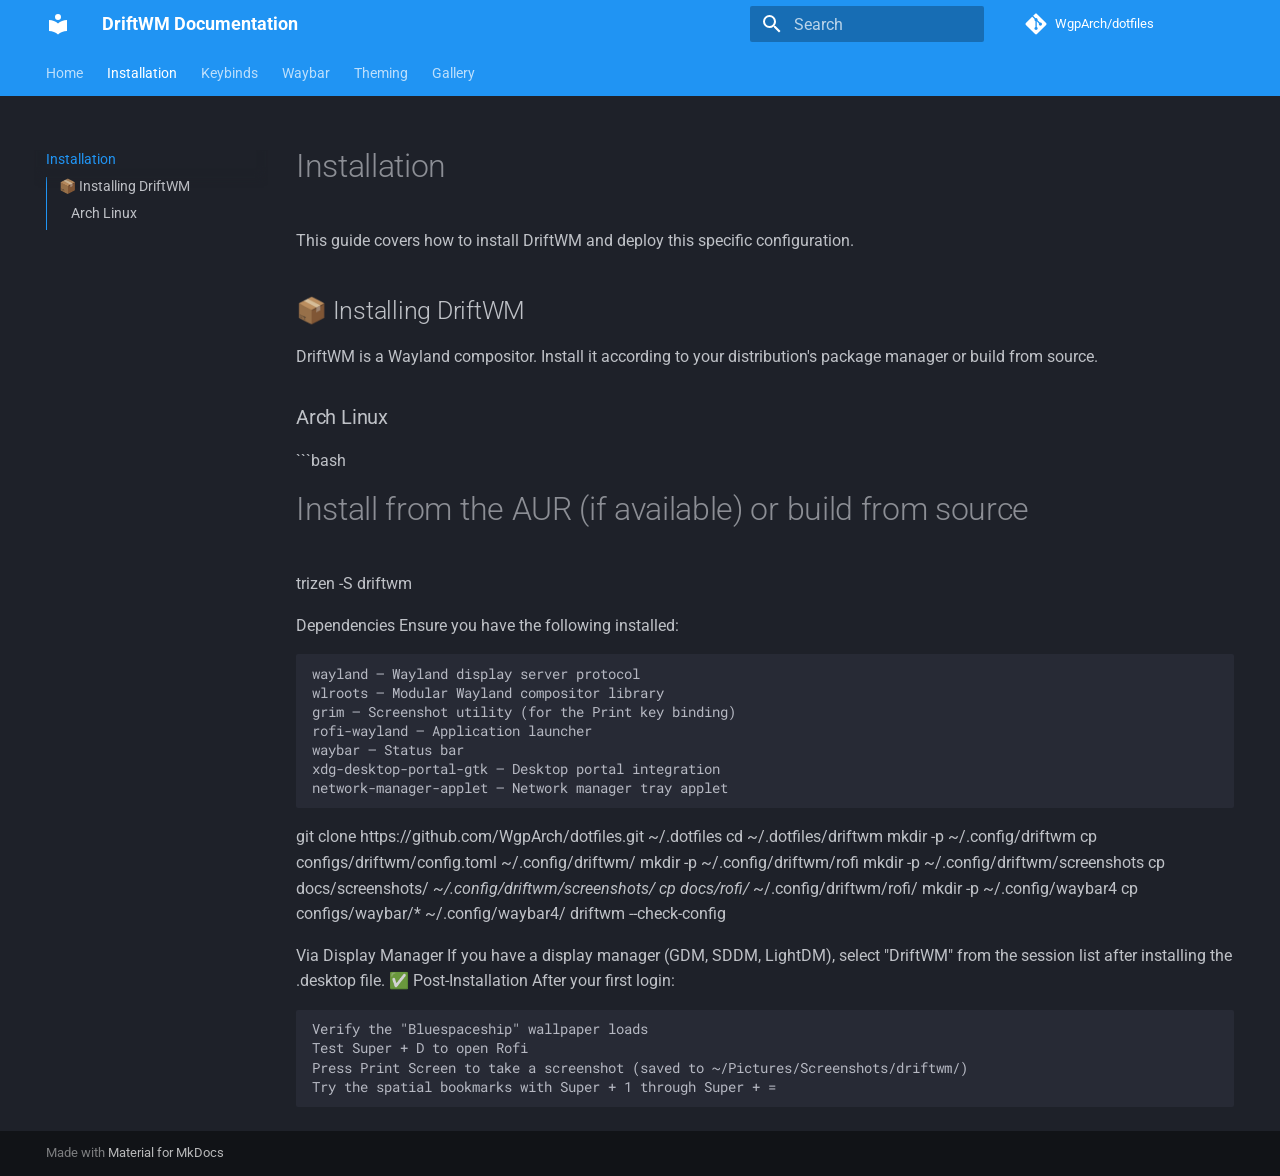
<file: installation/index.html>
<!doctype html>
<html lang="en" class="no-js">
  <head>
    
      <meta charset="utf-8">
      <meta name="viewport" content="width=device-width,initial-scale=1">
      
      
      
        <link rel="canonical" href="https://wgparch.github.io/driftwm/installation/">
      
      
        <link rel="prev" href="..">
      
      
        <link rel="next" href="../keybinds/">
      
      
        
      
      
      <link rel="icon" href="../assets/images/favicon.png">
      <meta name="generator" content="mkdocs-1.6.1, mkdocs-material-9.7.6">
    
    
      
        <title>Installation - DriftWM Documentation</title>
      
    
    
      <link rel="stylesheet" href="../assets/stylesheets/main.484c7ddc.min.css">
      
        
        <link rel="stylesheet" href="../assets/stylesheets/palette.ab4e12ef.min.css">
      
      


    
    
      
    
    
      
        
        
        <link rel="preconnect" href="https://fonts.gstatic.com" crossorigin>
        <link rel="stylesheet" href="https://fonts.googleapis.com/css?family=Roboto:300,300i,400,400i,700,700i%7CRoboto+Mono:400,400i,700,700i&display=fallback">
        <style>:root{--md-text-font:"Roboto";--md-code-font:"Roboto Mono"}</style>
      
    
    
    <script>__md_scope=new URL("..",location),__md_hash=e=>[...e].reduce(((e,_)=>(e<<5)-e+_.charCodeAt(0)),0),__md_get=(e,_=localStorage,t=__md_scope)=>JSON.parse(_.getItem(t.pathname+"."+e)),__md_set=(e,_,t=localStorage,a=__md_scope)=>{try{t.setItem(a.pathname+"."+e,JSON.stringify(_))}catch(e){}}</script>
    
      

    
    
  </head>
  
  
    
    
      
    
    
    
    
    <body dir="ltr" data-md-color-scheme="slate" data-md-color-primary="blue" data-md-color-accent="blue">
  
    
    <input class="md-toggle" data-md-toggle="drawer" type="checkbox" id="__drawer" autocomplete="off">
    <input class="md-toggle" data-md-toggle="search" type="checkbox" id="__search" autocomplete="off">
    <label class="md-overlay" for="__drawer"></label>
    <div data-md-component="skip">
      
        
        <a href="#installation" class="md-skip">
          Skip to content
        </a>
      
    </div>
    <div data-md-component="announce">
      
    </div>
    
    
      

<header class="md-header" data-md-component="header">
  <nav class="md-header__inner md-grid" aria-label="Header">
    <a href=".." title="DriftWM Documentation" class="md-header__button md-logo" aria-label="DriftWM Documentation" data-md-component="logo">
      
  
  <svg xmlns="http://www.w3.org/2000/svg" viewBox="0 0 24 24"><path d="M12 8a3 3 0 0 0 3-3 3 3 0 0 0-3-3 3 3 0 0 0-3 3 3 3 0 0 0 3 3m0 3.54C9.64 9.35 6.5 8 3 8v11c3.5 0 6.64 1.35 9 3.54 2.36-2.19 5.5-3.54 9-3.54V8c-3.5 0-6.64 1.35-9 3.54"/></svg>

    </a>
    <label class="md-header__button md-icon" for="__drawer">
      
      <svg xmlns="http://www.w3.org/2000/svg" viewBox="0 0 24 24"><path d="M3 6h18v2H3zm0 5h18v2H3zm0 5h18v2H3z"/></svg>
    </label>
    <div class="md-header__title" data-md-component="header-title">
      <div class="md-header__ellipsis">
        <div class="md-header__topic">
          <span class="md-ellipsis">
            DriftWM Documentation
          </span>
        </div>
        <div class="md-header__topic" data-md-component="header-topic">
          <span class="md-ellipsis">
            
              Installation
            
          </span>
        </div>
      </div>
    </div>
    
      
        <form class="md-header__option" data-md-component="palette">
  
    
    
    
    <input class="md-option" data-md-color-media="" data-md-color-scheme="slate" data-md-color-primary="blue" data-md-color-accent="blue"  aria-hidden="true"  type="radio" name="__palette" id="__palette_0">
    
  
</form>
      
    
    
      <script>var palette=__md_get("__palette");if(palette&&palette.color){if("(prefers-color-scheme)"===palette.color.media){var media=matchMedia("(prefers-color-scheme: light)"),input=document.querySelector(media.matches?"[data-md-color-media='(prefers-color-scheme: light)']":"[data-md-color-media='(prefers-color-scheme: dark)']");palette.color.media=input.getAttribute("data-md-color-media"),palette.color.scheme=input.getAttribute("data-md-color-scheme"),palette.color.primary=input.getAttribute("data-md-color-primary"),palette.color.accent=input.getAttribute("data-md-color-accent")}for(var[key,value]of Object.entries(palette.color))document.body.setAttribute("data-md-color-"+key,value)}</script>
    
    
    
      
      
        <label class="md-header__button md-icon" for="__search">
          
          <svg xmlns="http://www.w3.org/2000/svg" viewBox="0 0 24 24"><path d="M9.5 3A6.5 6.5 0 0 1 16 9.5c0 1.61-.59 3.09-1.56 4.23l.27.27h.79l5 5-1.5 1.5-5-5v-.79l-.27-.27A6.52 6.52 0 0 1 9.5 16 6.5 6.5 0 0 1 3 9.5 6.5 6.5 0 0 1 9.5 3m0 2C7 5 5 7 5 9.5S7 14 9.5 14 14 12 14 9.5 12 5 9.5 5"/></svg>
        </label>
        <div class="md-search" data-md-component="search" role="dialog">
  <label class="md-search__overlay" for="__search"></label>
  <div class="md-search__inner" role="search">
    <form class="md-search__form" name="search">
      <input type="text" class="md-search__input" name="query" aria-label="Search" placeholder="Search" autocapitalize="off" autocorrect="off" autocomplete="off" spellcheck="false" data-md-component="search-query" required>
      <label class="md-search__icon md-icon" for="__search">
        
        <svg xmlns="http://www.w3.org/2000/svg" viewBox="0 0 24 24"><path d="M9.5 3A6.5 6.5 0 0 1 16 9.5c0 1.61-.59 3.09-1.56 4.23l.27.27h.79l5 5-1.5 1.5-5-5v-.79l-.27-.27A6.52 6.52 0 0 1 9.5 16 6.5 6.5 0 0 1 3 9.5 6.5 6.5 0 0 1 9.5 3m0 2C7 5 5 7 5 9.5S7 14 9.5 14 14 12 14 9.5 12 5 9.5 5"/></svg>
        
        <svg xmlns="http://www.w3.org/2000/svg" viewBox="0 0 24 24"><path d="M20 11v2H8l5.5 5.5-1.42 1.42L4.16 12l7.92-7.92L13.5 5.5 8 11z"/></svg>
      </label>
      <nav class="md-search__options" aria-label="Search">
        
        <button type="reset" class="md-search__icon md-icon" title="Clear" aria-label="Clear" tabindex="-1">
          
          <svg xmlns="http://www.w3.org/2000/svg" viewBox="0 0 24 24"><path d="M19 6.41 17.59 5 12 10.59 6.41 5 5 6.41 10.59 12 5 17.59 6.41 19 12 13.41 17.59 19 19 17.59 13.41 12z"/></svg>
        </button>
      </nav>
      
        <div class="md-search__suggest" data-md-component="search-suggest"></div>
      
    </form>
    <div class="md-search__output">
      <div class="md-search__scrollwrap" tabindex="0" data-md-scrollfix>
        <div class="md-search-result" data-md-component="search-result">
          <div class="md-search-result__meta">
            Initializing search
          </div>
          <ol class="md-search-result__list" role="presentation"></ol>
        </div>
      </div>
    </div>
  </div>
</div>
      
    
    
      <div class="md-header__source">
        <a href="https://github.com/WgpArch/dotfiles" title="Go to repository" class="md-source" data-md-component="source">
  <div class="md-source__icon md-icon">
    
    <svg xmlns="http://www.w3.org/2000/svg" viewBox="0 0 448 512"><!--! Font Awesome Free 7.1.0 by @fontawesome - https://fontawesome.com License - https://fontawesome.com/license/free (Icons: CC BY 4.0, Fonts: SIL OFL 1.1, Code: MIT License) Copyright 2025 Fonticons, Inc.--><path d="M439.6 236.1 244 40.5c-5.4-5.5-12.8-8.5-20.4-8.5s-15 3-20.4 8.4L162.5 81l51.5 51.5c27.1-9.1 52.7 16.8 43.4 43.7l49.7 49.7c34.2-11.8 61.2 31 35.5 56.7-26.5 26.5-70.2-2.9-56-37.3L240.3 199v121.9c25.3 12.5 22.3 41.8 9.1 55-6.4 6.4-15.2 10.1-24.3 10.1s-17.8-3.6-24.3-10.1c-17.6-17.6-11.1-46.9 11.2-56v-123c-20.8-8.5-24.6-30.7-18.6-45L142.6 101 8.5 235.1C3 240.6 0 247.9 0 255.5s3 15 8.5 20.4l195.6 195.7c5.4 5.4 12.7 8.4 20.4 8.4s15-3 20.4-8.4l194.7-194.7c5.4-5.4 8.4-12.8 8.4-20.4s-3-15-8.4-20.4"/></svg>
  </div>
  <div class="md-source__repository">
    WgpArch/dotfiles
  </div>
</a>
      </div>
    
  </nav>
  
</header>
    
    <div class="md-container" data-md-component="container">
      
      
        
          
            
<nav class="md-tabs" aria-label="Tabs" data-md-component="tabs">
  <div class="md-grid">
    <ul class="md-tabs__list">
      
        
  
  
  
  
    <li class="md-tabs__item">
      <a href=".." class="md-tabs__link">
        
  
  
    
  
  Home

      </a>
    </li>
  

      
        
  
  
  
    
  
  
    <li class="md-tabs__item md-tabs__item--active">
      <a href="./" class="md-tabs__link">
        
  
  
    
  
  Installation

      </a>
    </li>
  

      
        
  
  
  
  
    <li class="md-tabs__item">
      <a href="../keybinds/" class="md-tabs__link">
        
  
  
    
  
  Keybinds

      </a>
    </li>
  

      
        
  
  
  
  
    <li class="md-tabs__item">
      <a href="../waybar/" class="md-tabs__link">
        
  
  
    
  
  Waybar

      </a>
    </li>
  

      
        
  
  
  
  
    <li class="md-tabs__item">
      <a href="../theming/" class="md-tabs__link">
        
  
  
    
  
  Theming

      </a>
    </li>
  

      
        
  
  
  
  
    <li class="md-tabs__item">
      <a href="../gallery/" class="md-tabs__link">
        
  
  
    
  
  Gallery

      </a>
    </li>
  

      
    </ul>
  </div>
</nav>
          
        
      
      <main class="md-main" data-md-component="main">
        <div class="md-main__inner md-grid">
          
            
              
              <div class="md-sidebar md-sidebar--primary" data-md-component="sidebar" data-md-type="navigation" >
                <div class="md-sidebar__scrollwrap">
                  <div class="md-sidebar__inner">
                    


  


  

<nav class="md-nav md-nav--primary md-nav--lifted md-nav--integrated" aria-label="Navigation" data-md-level="0">
  <label class="md-nav__title" for="__drawer">
    <a href=".." title="DriftWM Documentation" class="md-nav__button md-logo" aria-label="DriftWM Documentation" data-md-component="logo">
      
  
  <svg xmlns="http://www.w3.org/2000/svg" viewBox="0 0 24 24"><path d="M12 8a3 3 0 0 0 3-3 3 3 0 0 0-3-3 3 3 0 0 0-3 3 3 3 0 0 0 3 3m0 3.54C9.64 9.35 6.5 8 3 8v11c3.5 0 6.64 1.35 9 3.54 2.36-2.19 5.5-3.54 9-3.54V8c-3.5 0-6.64 1.35-9 3.54"/></svg>

    </a>
    DriftWM Documentation
  </label>
  
    <div class="md-nav__source">
      <a href="https://github.com/WgpArch/dotfiles" title="Go to repository" class="md-source" data-md-component="source">
  <div class="md-source__icon md-icon">
    
    <svg xmlns="http://www.w3.org/2000/svg" viewBox="0 0 448 512"><!--! Font Awesome Free 7.1.0 by @fontawesome - https://fontawesome.com License - https://fontawesome.com/license/free (Icons: CC BY 4.0, Fonts: SIL OFL 1.1, Code: MIT License) Copyright 2025 Fonticons, Inc.--><path d="M439.6 236.1 244 40.5c-5.4-5.5-12.8-8.5-20.4-8.5s-15 3-20.4 8.4L162.5 81l51.5 51.5c27.1-9.1 52.7 16.8 43.4 43.7l49.7 49.7c34.2-11.8 61.2 31 35.5 56.7-26.5 26.5-70.2-2.9-56-37.3L240.3 199v121.9c25.3 12.5 22.3 41.8 9.1 55-6.4 6.4-15.2 10.1-24.3 10.1s-17.8-3.6-24.3-10.1c-17.6-17.6-11.1-46.9 11.2-56v-123c-20.8-8.5-24.6-30.7-18.6-45L142.6 101 8.5 235.1C3 240.6 0 247.9 0 255.5s3 15 8.5 20.4l195.6 195.7c5.4 5.4 12.7 8.4 20.4 8.4s15-3 20.4-8.4l194.7-194.7c5.4-5.4 8.4-12.8 8.4-20.4s-3-15-8.4-20.4"/></svg>
  </div>
  <div class="md-source__repository">
    WgpArch/dotfiles
  </div>
</a>
    </div>
  
  <ul class="md-nav__list" data-md-scrollfix>
    
      
      
  
  
  
  
    <li class="md-nav__item">
      <a href=".." class="md-nav__link">
        
  
  
  <span class="md-ellipsis">
    
  
    Home
  

    
  </span>
  
  

      </a>
    </li>
  

    
      
      
  
  
    
  
  
  
    <li class="md-nav__item md-nav__item--active">
      
      <input class="md-nav__toggle md-toggle" type="checkbox" id="__toc">
      
      
        
      
      
        <label class="md-nav__link md-nav__link--active" for="__toc">
          
  
  
  <span class="md-ellipsis">
    
  
    Installation
  

    
  </span>
  
  

          <span class="md-nav__icon md-icon"></span>
        </label>
      
      <a href="./" class="md-nav__link md-nav__link--active">
        
  
  
  <span class="md-ellipsis">
    
  
    Installation
  

    
  </span>
  
  

      </a>
      
        

<nav class="md-nav md-nav--secondary" aria-label="Table of contents">
  
  
  
    
  
  
    <label class="md-nav__title" for="__toc">
      <span class="md-nav__icon md-icon"></span>
      Table of contents
    </label>
    <ul class="md-nav__list" data-md-component="toc" data-md-scrollfix>
      
        <li class="md-nav__item">
  <a href="#installing-driftwm" class="md-nav__link">
    <span class="md-ellipsis">
      
        📦 Installing DriftWM
      
    </span>
  </a>
  
    <nav class="md-nav" aria-label="📦 Installing DriftWM">
      <ul class="md-nav__list">
        
          <li class="md-nav__item">
  <a href="#arch-linux" class="md-nav__link">
    <span class="md-ellipsis">
      
        Arch Linux
      
    </span>
  </a>
  
</li>
        
      </ul>
    </nav>
  
</li>
      
    </ul>
  
</nav>
      
    </li>
  

    
      
      
  
  
  
  
    <li class="md-nav__item">
      <a href="../keybinds/" class="md-nav__link">
        
  
  
  <span class="md-ellipsis">
    
  
    Keybinds
  

    
  </span>
  
  

      </a>
    </li>
  

    
      
      
  
  
  
  
    <li class="md-nav__item">
      <a href="../waybar/" class="md-nav__link">
        
  
  
  <span class="md-ellipsis">
    
  
    Waybar
  

    
  </span>
  
  

      </a>
    </li>
  

    
      
      
  
  
  
  
    <li class="md-nav__item">
      <a href="../theming/" class="md-nav__link">
        
  
  
  <span class="md-ellipsis">
    
  
    Theming
  

    
  </span>
  
  

      </a>
    </li>
  

    
      
      
  
  
  
  
    <li class="md-nav__item">
      <a href="../gallery/" class="md-nav__link">
        
  
  
  <span class="md-ellipsis">
    
  
    Gallery
  

    
  </span>
  
  

      </a>
    </li>
  

    
  </ul>
</nav>
                  </div>
                </div>
              </div>
            
            
          
          
            <div class="md-content" data-md-component="content">
              
              <article class="md-content__inner md-typeset">
                
                  


  
  


<h1 id="installation">Installation</h1>
<p>This guide covers how to install DriftWM and deploy this specific configuration.</p>
<h2 id="installing-driftwm">📦 Installing DriftWM</h2>
<p>DriftWM is a Wayland compositor. Install it according to your distribution's package manager or build from source.</p>
<h3 id="arch-linux">Arch Linux</h3>
<p>```bash</p>
<h1 id="install-from-the-aur-if-available-or-build-from-source">Install from the AUR (if available) or build from source</h1>
<p>trizen -S driftwm</p>
<p>Dependencies
Ensure you have the following installed:</p>
<pre class="highlight"><code>wayland — Wayland display server protocol
wlroots — Modular Wayland compositor library
grim — Screenshot utility (for the Print key binding)
rofi-wayland — Application launcher
waybar — Status bar
xdg-desktop-portal-gtk — Desktop portal integration
network-manager-applet — Network manager tray applet</code></pre>
<p>git clone https://github.com/WgpArch/dotfiles.git ~/.dotfiles
cd ~/.dotfiles/driftwm
mkdir -p ~/.config/driftwm
cp configs/driftwm/config.toml ~/.config/driftwm/
mkdir -p ~/.config/driftwm/rofi
mkdir -p ~/.config/driftwm/screenshots
cp docs/screenshots/<em> ~/.config/driftwm/screenshots/
cp docs/rofi/</em> ~/.config/driftwm/rofi/
mkdir -p ~/.config/waybar4
cp configs/waybar/* ~/.config/waybar4/
driftwm --check-config</p>
<p>Via Display Manager
If you have a display manager (GDM, SDDM, LightDM), select "DriftWM" from the session list after installing the .desktop file.
✅ Post-Installation
After your first login:</p>
<pre class="highlight"><code>Verify the "Bluespaceship" wallpaper loads
Test Super + D to open Rofi
Press Print Screen to take a screenshot (saved to ~/Pictures/Screenshots/driftwm/)
Try the spatial bookmarks with Super + 1 through Super + =</code></pre>












                
              </article>
            </div>
          
          
<script>var target=document.getElementById(location.hash.slice(1));target&&target.name&&(target.checked=target.name.startsWith("__tabbed_"))</script>
        </div>
        
      </main>
      
        <footer class="md-footer">
  
  <div class="md-footer-meta md-typeset">
    <div class="md-footer-meta__inner md-grid">
      <div class="md-copyright">
  
  
    Made with
    <a href="https://squidfunk.github.io/mkdocs-material/" target="_blank" rel="noopener">
      Material for MkDocs
    </a>
  
</div>
      
    </div>
  </div>
</footer>
      
    </div>
    <div class="md-dialog" data-md-component="dialog">
      <div class="md-dialog__inner md-typeset"></div>
    </div>
    
    
    
      
      
      <script id="__config" type="application/json">{"annotate": null, "base": "..", "features": ["navigation.tabs", "navigation.sections", "toc.integrate", "search.suggest", "search.highlight"], "search": "../assets/javascripts/workers/search.2c215733.min.js", "tags": null, "translations": {"clipboard.copied": "Copied to clipboard", "clipboard.copy": "Copy to clipboard", "search.result.more.one": "1 more on this page", "search.result.more.other": "# more on this page", "search.result.none": "No matching documents", "search.result.one": "1 matching document", "search.result.other": "# matching documents", "search.result.placeholder": "Type to start searching", "search.result.term.missing": "Missing", "select.version": "Select version"}, "version": null}</script>
    
    
      <script src="../assets/javascripts/bundle.79ae519e.min.js"></script>
      
    
  </body>
</html>
</file>
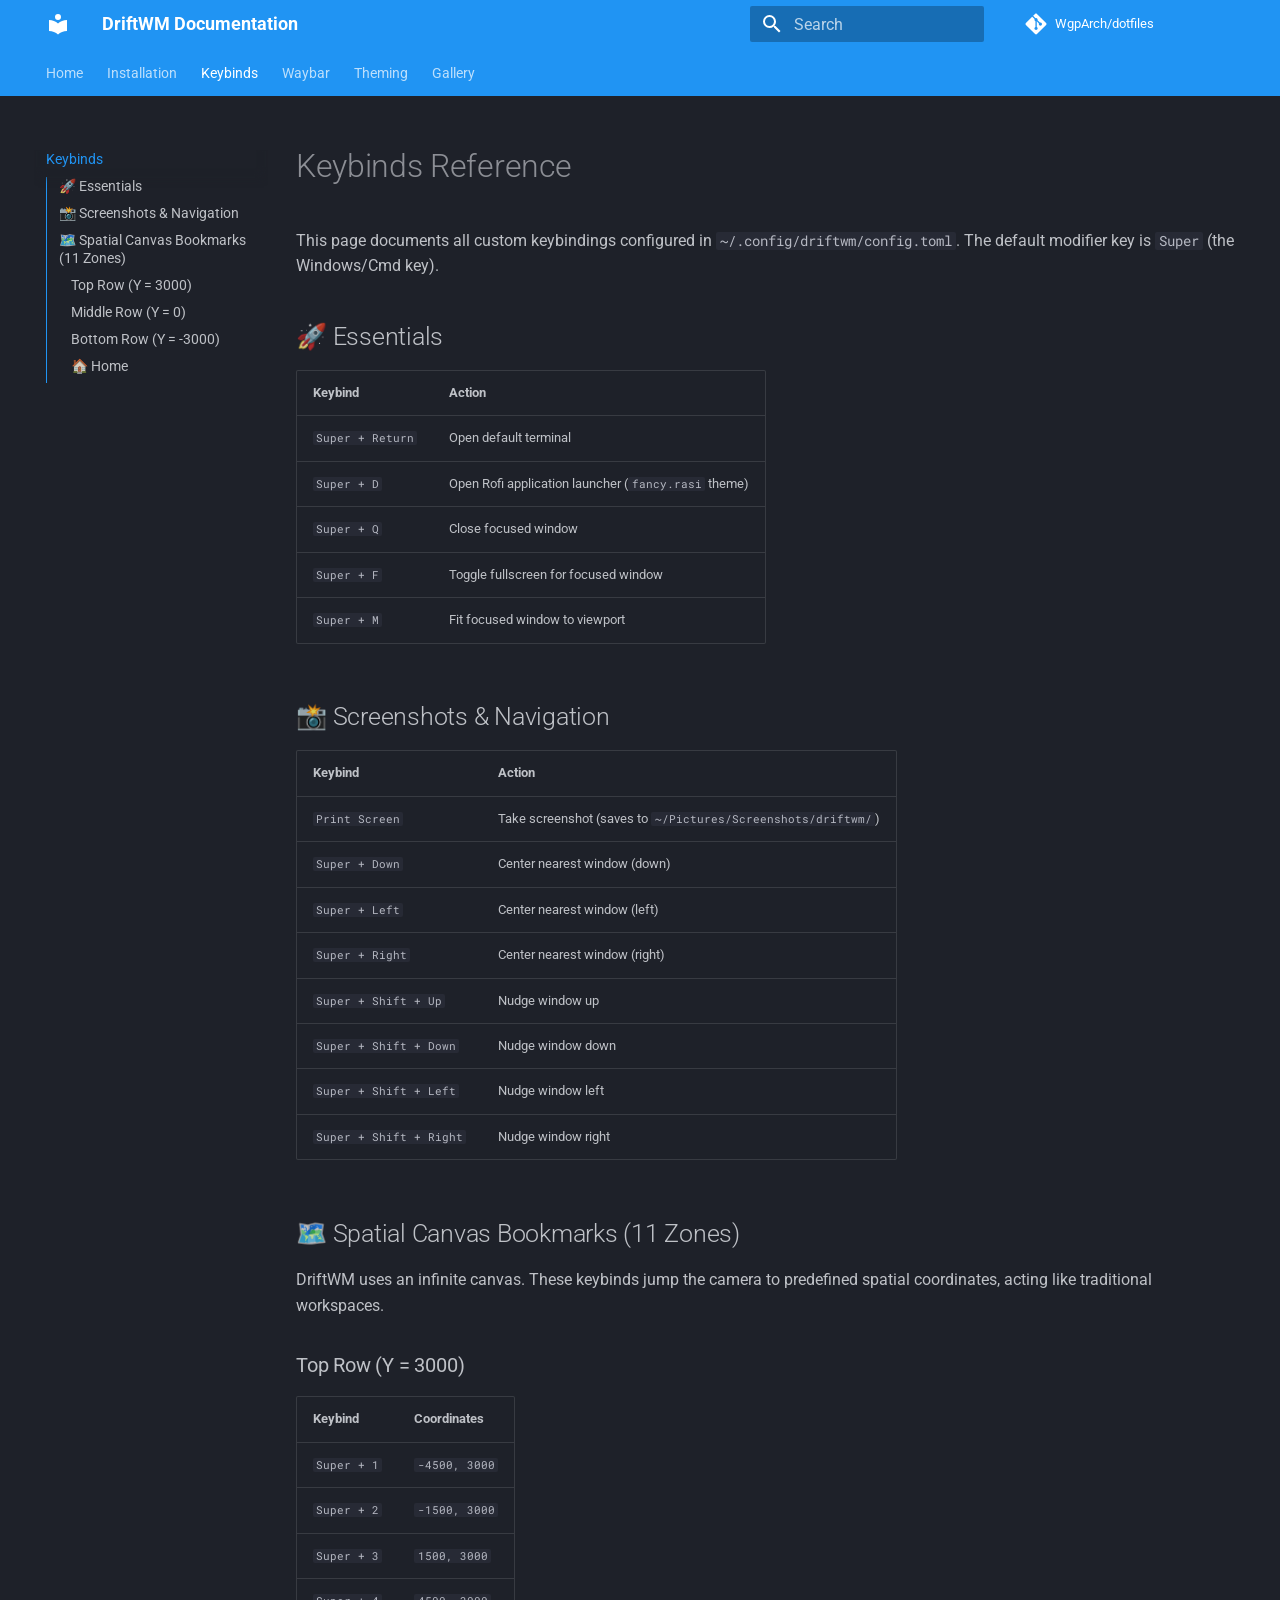
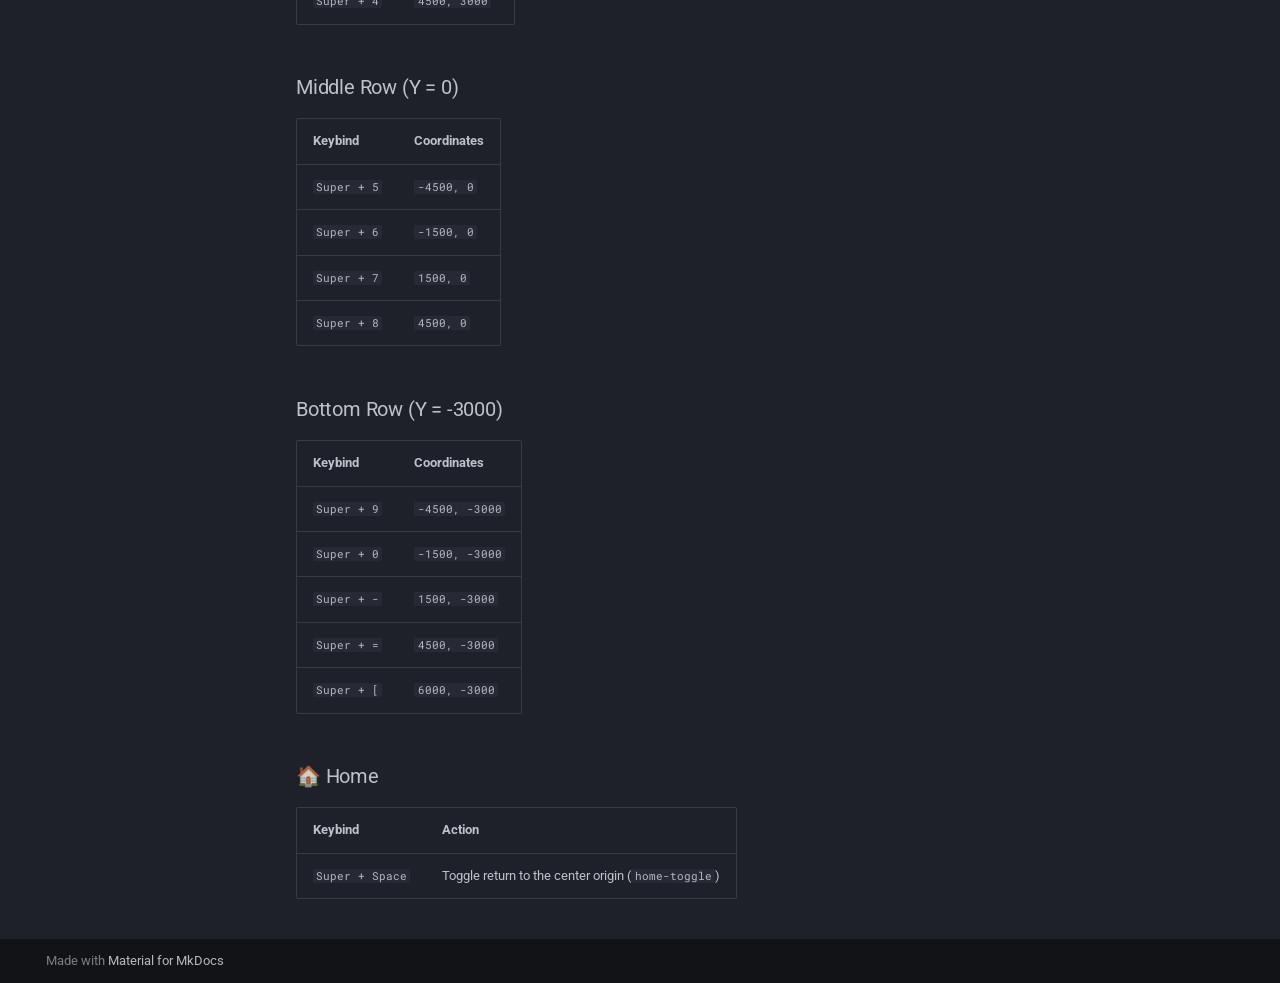
<file: keybinds/index.html>
<!doctype html>
<html lang="en" class="no-js">
  <head>
    
      <meta charset="utf-8">
      <meta name="viewport" content="width=device-width,initial-scale=1">
      
      
      
        <link rel="canonical" href="https://wgparch.github.io/driftwm/keybinds/">
      
      
        <link rel="prev" href="../installation/">
      
      
        <link rel="next" href="../waybar/">
      
      
        
      
      
      <link rel="icon" href="../assets/images/favicon.png">
      <meta name="generator" content="mkdocs-1.6.1, mkdocs-material-9.7.6">
    
    
      
        <title>Keybinds - DriftWM Documentation</title>
      
    
    
      <link rel="stylesheet" href="../assets/stylesheets/main.484c7ddc.min.css">
      
        
        <link rel="stylesheet" href="../assets/stylesheets/palette.ab4e12ef.min.css">
      
      


    
    
      
    
    
      
        
        
        <link rel="preconnect" href="https://fonts.gstatic.com" crossorigin>
        <link rel="stylesheet" href="https://fonts.googleapis.com/css?family=Roboto:300,300i,400,400i,700,700i%7CRoboto+Mono:400,400i,700,700i&display=fallback">
        <style>:root{--md-text-font:"Roboto";--md-code-font:"Roboto Mono"}</style>
      
    
    
    <script>__md_scope=new URL("..",location),__md_hash=e=>[...e].reduce(((e,_)=>(e<<5)-e+_.charCodeAt(0)),0),__md_get=(e,_=localStorage,t=__md_scope)=>JSON.parse(_.getItem(t.pathname+"."+e)),__md_set=(e,_,t=localStorage,a=__md_scope)=>{try{t.setItem(a.pathname+"."+e,JSON.stringify(_))}catch(e){}}</script>
    
      

    
    
  </head>
  
  
    
    
      
    
    
    
    
    <body dir="ltr" data-md-color-scheme="slate" data-md-color-primary="blue" data-md-color-accent="blue">
  
    
    <input class="md-toggle" data-md-toggle="drawer" type="checkbox" id="__drawer" autocomplete="off">
    <input class="md-toggle" data-md-toggle="search" type="checkbox" id="__search" autocomplete="off">
    <label class="md-overlay" for="__drawer"></label>
    <div data-md-component="skip">
      
        
        <a href="#keybinds-reference" class="md-skip">
          Skip to content
        </a>
      
    </div>
    <div data-md-component="announce">
      
    </div>
    
    
      

<header class="md-header" data-md-component="header">
  <nav class="md-header__inner md-grid" aria-label="Header">
    <a href=".." title="DriftWM Documentation" class="md-header__button md-logo" aria-label="DriftWM Documentation" data-md-component="logo">
      
  
  <svg xmlns="http://www.w3.org/2000/svg" viewBox="0 0 24 24"><path d="M12 8a3 3 0 0 0 3-3 3 3 0 0 0-3-3 3 3 0 0 0-3 3 3 3 0 0 0 3 3m0 3.54C9.64 9.35 6.5 8 3 8v11c3.5 0 6.64 1.35 9 3.54 2.36-2.19 5.5-3.54 9-3.54V8c-3.5 0-6.64 1.35-9 3.54"/></svg>

    </a>
    <label class="md-header__button md-icon" for="__drawer">
      
      <svg xmlns="http://www.w3.org/2000/svg" viewBox="0 0 24 24"><path d="M3 6h18v2H3zm0 5h18v2H3zm0 5h18v2H3z"/></svg>
    </label>
    <div class="md-header__title" data-md-component="header-title">
      <div class="md-header__ellipsis">
        <div class="md-header__topic">
          <span class="md-ellipsis">
            DriftWM Documentation
          </span>
        </div>
        <div class="md-header__topic" data-md-component="header-topic">
          <span class="md-ellipsis">
            
              Keybinds
            
          </span>
        </div>
      </div>
    </div>
    
      
        <form class="md-header__option" data-md-component="palette">
  
    
    
    
    <input class="md-option" data-md-color-media="" data-md-color-scheme="slate" data-md-color-primary="blue" data-md-color-accent="blue"  aria-hidden="true"  type="radio" name="__palette" id="__palette_0">
    
  
</form>
      
    
    
      <script>var palette=__md_get("__palette");if(palette&&palette.color){if("(prefers-color-scheme)"===palette.color.media){var media=matchMedia("(prefers-color-scheme: light)"),input=document.querySelector(media.matches?"[data-md-color-media='(prefers-color-scheme: light)']":"[data-md-color-media='(prefers-color-scheme: dark)']");palette.color.media=input.getAttribute("data-md-color-media"),palette.color.scheme=input.getAttribute("data-md-color-scheme"),palette.color.primary=input.getAttribute("data-md-color-primary"),palette.color.accent=input.getAttribute("data-md-color-accent")}for(var[key,value]of Object.entries(palette.color))document.body.setAttribute("data-md-color-"+key,value)}</script>
    
    
    
      
      
        <label class="md-header__button md-icon" for="__search">
          
          <svg xmlns="http://www.w3.org/2000/svg" viewBox="0 0 24 24"><path d="M9.5 3A6.5 6.5 0 0 1 16 9.5c0 1.61-.59 3.09-1.56 4.23l.27.27h.79l5 5-1.5 1.5-5-5v-.79l-.27-.27A6.52 6.52 0 0 1 9.5 16 6.5 6.5 0 0 1 3 9.5 6.5 6.5 0 0 1 9.5 3m0 2C7 5 5 7 5 9.5S7 14 9.5 14 14 12 14 9.5 12 5 9.5 5"/></svg>
        </label>
        <div class="md-search" data-md-component="search" role="dialog">
  <label class="md-search__overlay" for="__search"></label>
  <div class="md-search__inner" role="search">
    <form class="md-search__form" name="search">
      <input type="text" class="md-search__input" name="query" aria-label="Search" placeholder="Search" autocapitalize="off" autocorrect="off" autocomplete="off" spellcheck="false" data-md-component="search-query" required>
      <label class="md-search__icon md-icon" for="__search">
        
        <svg xmlns="http://www.w3.org/2000/svg" viewBox="0 0 24 24"><path d="M9.5 3A6.5 6.5 0 0 1 16 9.5c0 1.61-.59 3.09-1.56 4.23l.27.27h.79l5 5-1.5 1.5-5-5v-.79l-.27-.27A6.52 6.52 0 0 1 9.5 16 6.5 6.5 0 0 1 3 9.5 6.5 6.5 0 0 1 9.5 3m0 2C7 5 5 7 5 9.5S7 14 9.5 14 14 12 14 9.5 12 5 9.5 5"/></svg>
        
        <svg xmlns="http://www.w3.org/2000/svg" viewBox="0 0 24 24"><path d="M20 11v2H8l5.5 5.5-1.42 1.42L4.16 12l7.92-7.92L13.5 5.5 8 11z"/></svg>
      </label>
      <nav class="md-search__options" aria-label="Search">
        
        <button type="reset" class="md-search__icon md-icon" title="Clear" aria-label="Clear" tabindex="-1">
          
          <svg xmlns="http://www.w3.org/2000/svg" viewBox="0 0 24 24"><path d="M19 6.41 17.59 5 12 10.59 6.41 5 5 6.41 10.59 12 5 17.59 6.41 19 12 13.41 17.59 19 19 17.59 13.41 12z"/></svg>
        </button>
      </nav>
      
        <div class="md-search__suggest" data-md-component="search-suggest"></div>
      
    </form>
    <div class="md-search__output">
      <div class="md-search__scrollwrap" tabindex="0" data-md-scrollfix>
        <div class="md-search-result" data-md-component="search-result">
          <div class="md-search-result__meta">
            Initializing search
          </div>
          <ol class="md-search-result__list" role="presentation"></ol>
        </div>
      </div>
    </div>
  </div>
</div>
      
    
    
      <div class="md-header__source">
        <a href="https://github.com/WgpArch/dotfiles" title="Go to repository" class="md-source" data-md-component="source">
  <div class="md-source__icon md-icon">
    
    <svg xmlns="http://www.w3.org/2000/svg" viewBox="0 0 448 512"><!--! Font Awesome Free 7.1.0 by @fontawesome - https://fontawesome.com License - https://fontawesome.com/license/free (Icons: CC BY 4.0, Fonts: SIL OFL 1.1, Code: MIT License) Copyright 2025 Fonticons, Inc.--><path d="M439.6 236.1 244 40.5c-5.4-5.5-12.8-8.5-20.4-8.5s-15 3-20.4 8.4L162.5 81l51.5 51.5c27.1-9.1 52.7 16.8 43.4 43.7l49.7 49.7c34.2-11.8 61.2 31 35.5 56.7-26.5 26.5-70.2-2.9-56-37.3L240.3 199v121.9c25.3 12.5 22.3 41.8 9.1 55-6.4 6.4-15.2 10.1-24.3 10.1s-17.8-3.6-24.3-10.1c-17.6-17.6-11.1-46.9 11.2-56v-123c-20.8-8.5-24.6-30.7-18.6-45L142.6 101 8.5 235.1C3 240.6 0 247.9 0 255.5s3 15 8.5 20.4l195.6 195.7c5.4 5.4 12.7 8.4 20.4 8.4s15-3 20.4-8.4l194.7-194.7c5.4-5.4 8.4-12.8 8.4-20.4s-3-15-8.4-20.4"/></svg>
  </div>
  <div class="md-source__repository">
    WgpArch/dotfiles
  </div>
</a>
      </div>
    
  </nav>
  
</header>
    
    <div class="md-container" data-md-component="container">
      
      
        
          
            
<nav class="md-tabs" aria-label="Tabs" data-md-component="tabs">
  <div class="md-grid">
    <ul class="md-tabs__list">
      
        
  
  
  
  
    <li class="md-tabs__item">
      <a href=".." class="md-tabs__link">
        
  
  
    
  
  Home

      </a>
    </li>
  

      
        
  
  
  
  
    <li class="md-tabs__item">
      <a href="../installation/" class="md-tabs__link">
        
  
  
    
  
  Installation

      </a>
    </li>
  

      
        
  
  
  
    
  
  
    <li class="md-tabs__item md-tabs__item--active">
      <a href="./" class="md-tabs__link">
        
  
  
    
  
  Keybinds

      </a>
    </li>
  

      
        
  
  
  
  
    <li class="md-tabs__item">
      <a href="../waybar/" class="md-tabs__link">
        
  
  
    
  
  Waybar

      </a>
    </li>
  

      
        
  
  
  
  
    <li class="md-tabs__item">
      <a href="../theming/" class="md-tabs__link">
        
  
  
    
  
  Theming

      </a>
    </li>
  

      
        
  
  
  
  
    <li class="md-tabs__item">
      <a href="../gallery/" class="md-tabs__link">
        
  
  
    
  
  Gallery

      </a>
    </li>
  

      
    </ul>
  </div>
</nav>
          
        
      
      <main class="md-main" data-md-component="main">
        <div class="md-main__inner md-grid">
          
            
              
              <div class="md-sidebar md-sidebar--primary" data-md-component="sidebar" data-md-type="navigation" >
                <div class="md-sidebar__scrollwrap">
                  <div class="md-sidebar__inner">
                    


  


  

<nav class="md-nav md-nav--primary md-nav--lifted md-nav--integrated" aria-label="Navigation" data-md-level="0">
  <label class="md-nav__title" for="__drawer">
    <a href=".." title="DriftWM Documentation" class="md-nav__button md-logo" aria-label="DriftWM Documentation" data-md-component="logo">
      
  
  <svg xmlns="http://www.w3.org/2000/svg" viewBox="0 0 24 24"><path d="M12 8a3 3 0 0 0 3-3 3 3 0 0 0-3-3 3 3 0 0 0-3 3 3 3 0 0 0 3 3m0 3.54C9.64 9.35 6.5 8 3 8v11c3.5 0 6.64 1.35 9 3.54 2.36-2.19 5.5-3.54 9-3.54V8c-3.5 0-6.64 1.35-9 3.54"/></svg>

    </a>
    DriftWM Documentation
  </label>
  
    <div class="md-nav__source">
      <a href="https://github.com/WgpArch/dotfiles" title="Go to repository" class="md-source" data-md-component="source">
  <div class="md-source__icon md-icon">
    
    <svg xmlns="http://www.w3.org/2000/svg" viewBox="0 0 448 512"><!--! Font Awesome Free 7.1.0 by @fontawesome - https://fontawesome.com License - https://fontawesome.com/license/free (Icons: CC BY 4.0, Fonts: SIL OFL 1.1, Code: MIT License) Copyright 2025 Fonticons, Inc.--><path d="M439.6 236.1 244 40.5c-5.4-5.5-12.8-8.5-20.4-8.5s-15 3-20.4 8.4L162.5 81l51.5 51.5c27.1-9.1 52.7 16.8 43.4 43.7l49.7 49.7c34.2-11.8 61.2 31 35.5 56.7-26.5 26.5-70.2-2.9-56-37.3L240.3 199v121.9c25.3 12.5 22.3 41.8 9.1 55-6.4 6.4-15.2 10.1-24.3 10.1s-17.8-3.6-24.3-10.1c-17.6-17.6-11.1-46.9 11.2-56v-123c-20.8-8.5-24.6-30.7-18.6-45L142.6 101 8.5 235.1C3 240.6 0 247.9 0 255.5s3 15 8.5 20.4l195.6 195.7c5.4 5.4 12.7 8.4 20.4 8.4s15-3 20.4-8.4l194.7-194.7c5.4-5.4 8.4-12.8 8.4-20.4s-3-15-8.4-20.4"/></svg>
  </div>
  <div class="md-source__repository">
    WgpArch/dotfiles
  </div>
</a>
    </div>
  
  <ul class="md-nav__list" data-md-scrollfix>
    
      
      
  
  
  
  
    <li class="md-nav__item">
      <a href=".." class="md-nav__link">
        
  
  
  <span class="md-ellipsis">
    
  
    Home
  

    
  </span>
  
  

      </a>
    </li>
  

    
      
      
  
  
  
  
    <li class="md-nav__item">
      <a href="../installation/" class="md-nav__link">
        
  
  
  <span class="md-ellipsis">
    
  
    Installation
  

    
  </span>
  
  

      </a>
    </li>
  

    
      
      
  
  
    
  
  
  
    <li class="md-nav__item md-nav__item--active">
      
      <input class="md-nav__toggle md-toggle" type="checkbox" id="__toc">
      
      
        
      
      
        <label class="md-nav__link md-nav__link--active" for="__toc">
          
  
  
  <span class="md-ellipsis">
    
  
    Keybinds
  

    
  </span>
  
  

          <span class="md-nav__icon md-icon"></span>
        </label>
      
      <a href="./" class="md-nav__link md-nav__link--active">
        
  
  
  <span class="md-ellipsis">
    
  
    Keybinds
  

    
  </span>
  
  

      </a>
      
        

<nav class="md-nav md-nav--secondary" aria-label="Table of contents">
  
  
  
    
  
  
    <label class="md-nav__title" for="__toc">
      <span class="md-nav__icon md-icon"></span>
      Table of contents
    </label>
    <ul class="md-nav__list" data-md-component="toc" data-md-scrollfix>
      
        <li class="md-nav__item">
  <a href="#essentials" class="md-nav__link">
    <span class="md-ellipsis">
      
        🚀 Essentials
      
    </span>
  </a>
  
</li>
      
        <li class="md-nav__item">
  <a href="#screenshots-navigation" class="md-nav__link">
    <span class="md-ellipsis">
      
        📸 Screenshots &amp; Navigation
      
    </span>
  </a>
  
</li>
      
        <li class="md-nav__item">
  <a href="#spatial-canvas-bookmarks-11-zones" class="md-nav__link">
    <span class="md-ellipsis">
      
        🗺️ Spatial Canvas Bookmarks (11 Zones)
      
    </span>
  </a>
  
    <nav class="md-nav" aria-label="🗺️ Spatial Canvas Bookmarks (11 Zones)">
      <ul class="md-nav__list">
        
          <li class="md-nav__item">
  <a href="#top-row-y-3000" class="md-nav__link">
    <span class="md-ellipsis">
      
        Top Row (Y = 3000)
      
    </span>
  </a>
  
</li>
        
          <li class="md-nav__item">
  <a href="#middle-row-y-0" class="md-nav__link">
    <span class="md-ellipsis">
      
        Middle Row (Y = 0)
      
    </span>
  </a>
  
</li>
        
          <li class="md-nav__item">
  <a href="#bottom-row-y-3000" class="md-nav__link">
    <span class="md-ellipsis">
      
        Bottom Row (Y = -3000)
      
    </span>
  </a>
  
</li>
        
          <li class="md-nav__item">
  <a href="#home" class="md-nav__link">
    <span class="md-ellipsis">
      
        🏠 Home
      
    </span>
  </a>
  
</li>
        
      </ul>
    </nav>
  
</li>
      
    </ul>
  
</nav>
      
    </li>
  

    
      
      
  
  
  
  
    <li class="md-nav__item">
      <a href="../waybar/" class="md-nav__link">
        
  
  
  <span class="md-ellipsis">
    
  
    Waybar
  

    
  </span>
  
  

      </a>
    </li>
  

    
      
      
  
  
  
  
    <li class="md-nav__item">
      <a href="../theming/" class="md-nav__link">
        
  
  
  <span class="md-ellipsis">
    
  
    Theming
  

    
  </span>
  
  

      </a>
    </li>
  

    
      
      
  
  
  
  
    <li class="md-nav__item">
      <a href="../gallery/" class="md-nav__link">
        
  
  
  <span class="md-ellipsis">
    
  
    Gallery
  

    
  </span>
  
  

      </a>
    </li>
  

    
  </ul>
</nav>
                  </div>
                </div>
              </div>
            
            
          
          
            <div class="md-content" data-md-component="content">
              
              <article class="md-content__inner md-typeset">
                
                  


  
  


<h1 id="keybinds-reference">Keybinds Reference</h1>
<p>This page documents all custom keybindings configured in <code>~/.config/driftwm/config.toml</code>. The default modifier key is <code>Super</code> (the Windows/Cmd key).</p>
<h2 id="essentials">🚀 Essentials</h2>
<table>
<thead>
<tr>
<th style="text-align: left;">Keybind</th>
<th style="text-align: left;">Action</th>
</tr>
</thead>
<tbody>
<tr>
<td style="text-align: left;"><code>Super + Return</code></td>
<td style="text-align: left;">Open default terminal</td>
</tr>
<tr>
<td style="text-align: left;"><code>Super + D</code></td>
<td style="text-align: left;">Open Rofi application launcher (<code>fancy.rasi</code> theme)</td>
</tr>
<tr>
<td style="text-align: left;"><code>Super + Q</code></td>
<td style="text-align: left;">Close focused window</td>
</tr>
<tr>
<td style="text-align: left;"><code>Super + F</code></td>
<td style="text-align: left;">Toggle fullscreen for focused window</td>
</tr>
<tr>
<td style="text-align: left;"><code>Super + M</code></td>
<td style="text-align: left;">Fit focused window to viewport</td>
</tr>
</tbody>
</table>
<h2 id="screenshots-navigation">📸 Screenshots &amp; Navigation</h2>
<table>
<thead>
<tr>
<th style="text-align: left;">Keybind</th>
<th style="text-align: left;">Action</th>
</tr>
</thead>
<tbody>
<tr>
<td style="text-align: left;"><code>Print Screen</code></td>
<td style="text-align: left;">Take screenshot (saves to <code>~/Pictures/Screenshots/driftwm/</code>)</td>
</tr>
<tr>
<td style="text-align: left;"><code>Super + Down</code></td>
<td style="text-align: left;">Center nearest window (down)</td>
</tr>
<tr>
<td style="text-align: left;"><code>Super + Left</code></td>
<td style="text-align: left;">Center nearest window (left)</td>
</tr>
<tr>
<td style="text-align: left;"><code>Super + Right</code></td>
<td style="text-align: left;">Center nearest window (right)</td>
</tr>
<tr>
<td style="text-align: left;"><code>Super + Shift + Up</code></td>
<td style="text-align: left;">Nudge window up</td>
</tr>
<tr>
<td style="text-align: left;"><code>Super + Shift + Down</code></td>
<td style="text-align: left;">Nudge window down</td>
</tr>
<tr>
<td style="text-align: left;"><code>Super + Shift + Left</code></td>
<td style="text-align: left;">Nudge window left</td>
</tr>
<tr>
<td style="text-align: left;"><code>Super + Shift + Right</code></td>
<td style="text-align: left;">Nudge window right</td>
</tr>
</tbody>
</table>
<h2 id="spatial-canvas-bookmarks-11-zones">🗺️ Spatial Canvas Bookmarks (11 Zones)</h2>
<p>DriftWM uses an infinite canvas. These keybinds jump the camera to predefined spatial coordinates, acting like traditional workspaces.</p>
<h3 id="top-row-y-3000">Top Row (Y = 3000)</h3>
<table>
<thead>
<tr>
<th style="text-align: left;">Keybind</th>
<th style="text-align: left;">Coordinates</th>
</tr>
</thead>
<tbody>
<tr>
<td style="text-align: left;"><code>Super + 1</code></td>
<td style="text-align: left;"><code>-4500, 3000</code></td>
</tr>
<tr>
<td style="text-align: left;"><code>Super + 2</code></td>
<td style="text-align: left;"><code>-1500, 3000</code></td>
</tr>
<tr>
<td style="text-align: left;"><code>Super + 3</code></td>
<td style="text-align: left;"><code>1500, 3000</code></td>
</tr>
<tr>
<td style="text-align: left;"><code>Super + 4</code></td>
<td style="text-align: left;"><code>4500, 3000</code></td>
</tr>
</tbody>
</table>
<h3 id="middle-row-y-0">Middle Row (Y = 0)</h3>
<table>
<thead>
<tr>
<th style="text-align: left;">Keybind</th>
<th style="text-align: left;">Coordinates</th>
</tr>
</thead>
<tbody>
<tr>
<td style="text-align: left;"><code>Super + 5</code></td>
<td style="text-align: left;"><code>-4500, 0</code></td>
</tr>
<tr>
<td style="text-align: left;"><code>Super + 6</code></td>
<td style="text-align: left;"><code>-1500, 0</code></td>
</tr>
<tr>
<td style="text-align: left;"><code>Super + 7</code></td>
<td style="text-align: left;"><code>1500, 0</code></td>
</tr>
<tr>
<td style="text-align: left;"><code>Super + 8</code></td>
<td style="text-align: left;"><code>4500, 0</code></td>
</tr>
</tbody>
</table>
<h3 id="bottom-row-y-3000">Bottom Row (Y = -3000)</h3>
<table>
<thead>
<tr>
<th style="text-align: left;">Keybind</th>
<th style="text-align: left;">Coordinates</th>
</tr>
</thead>
<tbody>
<tr>
<td style="text-align: left;"><code>Super + 9</code></td>
<td style="text-align: left;"><code>-4500, -3000</code></td>
</tr>
<tr>
<td style="text-align: left;"><code>Super + 0</code></td>
<td style="text-align: left;"><code>-1500, -3000</code></td>
</tr>
<tr>
<td style="text-align: left;"><code>Super + -</code></td>
<td style="text-align: left;"><code>1500, -3000</code></td>
</tr>
<tr>
<td style="text-align: left;"><code>Super + =</code></td>
<td style="text-align: left;"><code>4500, -3000</code></td>
</tr>
<tr>
<td style="text-align: left;"><code>Super + [</code></td>
<td style="text-align: left;"><code>6000, -3000</code></td>
</tr>
</tbody>
</table>
<h3 id="home">🏠 Home</h3>
<table>
<thead>
<tr>
<th style="text-align: left;">Keybind</th>
<th style="text-align: left;">Action</th>
</tr>
</thead>
<tbody>
<tr>
<td style="text-align: left;"><code>Super + Space</code></td>
<td style="text-align: left;">Toggle return to the center origin (<code>home-toggle</code>)</td>
</tr>
</tbody>
</table>












                
              </article>
            </div>
          
          
<script>var target=document.getElementById(location.hash.slice(1));target&&target.name&&(target.checked=target.name.startsWith("__tabbed_"))</script>
        </div>
        
      </main>
      
        <footer class="md-footer">
  
  <div class="md-footer-meta md-typeset">
    <div class="md-footer-meta__inner md-grid">
      <div class="md-copyright">
  
  
    Made with
    <a href="https://squidfunk.github.io/mkdocs-material/" target="_blank" rel="noopener">
      Material for MkDocs
    </a>
  
</div>
      
    </div>
  </div>
</footer>
      
    </div>
    <div class="md-dialog" data-md-component="dialog">
      <div class="md-dialog__inner md-typeset"></div>
    </div>
    
    
    
      
      
      <script id="__config" type="application/json">{"annotate": null, "base": "..", "features": ["navigation.tabs", "navigation.sections", "toc.integrate", "search.suggest", "search.highlight"], "search": "../assets/javascripts/workers/search.2c215733.min.js", "tags": null, "translations": {"clipboard.copied": "Copied to clipboard", "clipboard.copy": "Copy to clipboard", "search.result.more.one": "1 more on this page", "search.result.more.other": "# more on this page", "search.result.none": "No matching documents", "search.result.one": "1 matching document", "search.result.other": "# matching documents", "search.result.placeholder": "Type to start searching", "search.result.term.missing": "Missing", "select.version": "Select version"}, "version": null}</script>
    
    
      <script src="../assets/javascripts/bundle.79ae519e.min.js"></script>
      
    
  </body>
</html>
</file>
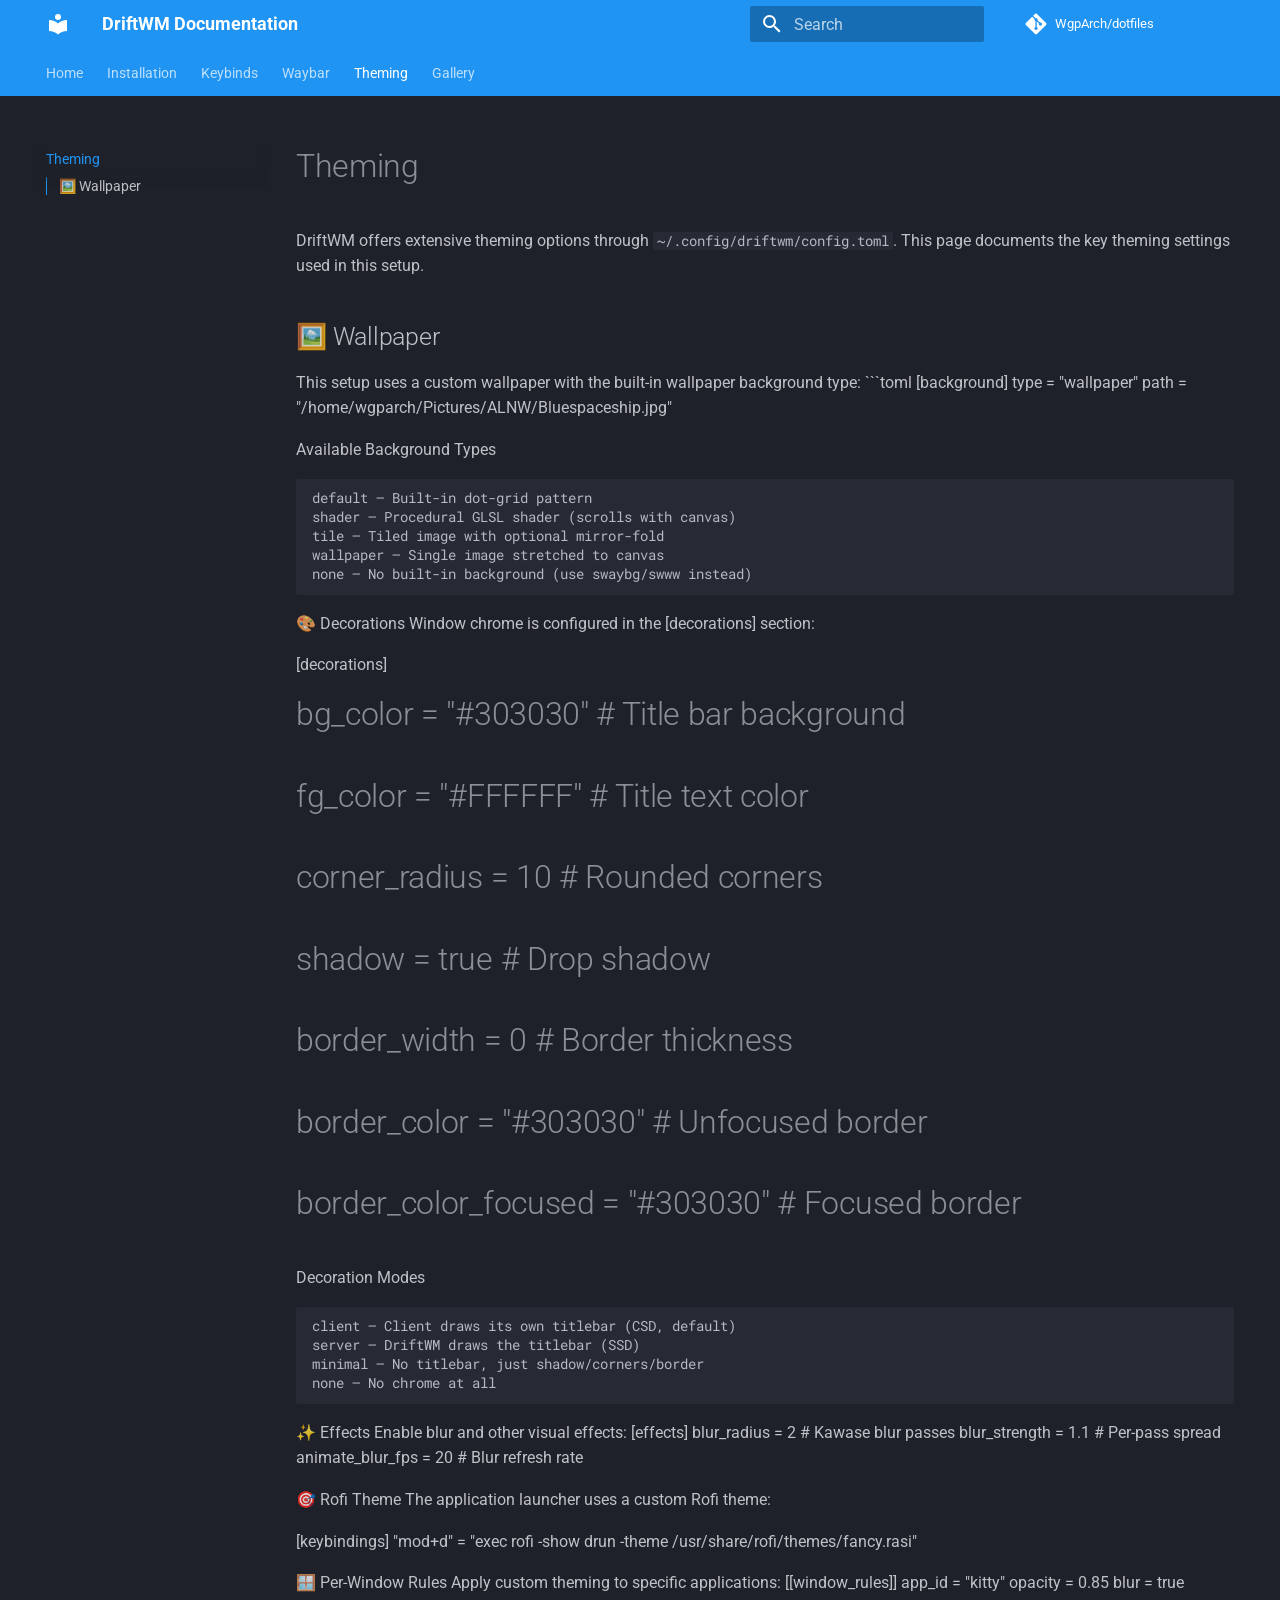
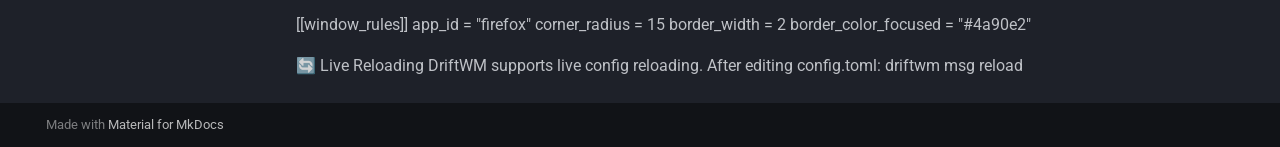
<file: theming/index.html>
<!doctype html>
<html lang="en" class="no-js">
  <head>
    
      <meta charset="utf-8">
      <meta name="viewport" content="width=device-width,initial-scale=1">
      
      
      
        <link rel="canonical" href="https://wgparch.github.io/driftwm/theming/">
      
      
        <link rel="prev" href="../waybar/">
      
      
        <link rel="next" href="../gallery/">
      
      
        
      
      
      <link rel="icon" href="../assets/images/favicon.png">
      <meta name="generator" content="mkdocs-1.6.1, mkdocs-material-9.7.6">
    
    
      
        <title>Theming - DriftWM Documentation</title>
      
    
    
      <link rel="stylesheet" href="../assets/stylesheets/main.484c7ddc.min.css">
      
        
        <link rel="stylesheet" href="../assets/stylesheets/palette.ab4e12ef.min.css">
      
      


    
    
      
    
    
      
        
        
        <link rel="preconnect" href="https://fonts.gstatic.com" crossorigin>
        <link rel="stylesheet" href="https://fonts.googleapis.com/css?family=Roboto:300,300i,400,400i,700,700i%7CRoboto+Mono:400,400i,700,700i&display=fallback">
        <style>:root{--md-text-font:"Roboto";--md-code-font:"Roboto Mono"}</style>
      
    
    
    <script>__md_scope=new URL("..",location),__md_hash=e=>[...e].reduce(((e,_)=>(e<<5)-e+_.charCodeAt(0)),0),__md_get=(e,_=localStorage,t=__md_scope)=>JSON.parse(_.getItem(t.pathname+"."+e)),__md_set=(e,_,t=localStorage,a=__md_scope)=>{try{t.setItem(a.pathname+"."+e,JSON.stringify(_))}catch(e){}}</script>
    
      

    
    
  </head>
  
  
    
    
      
    
    
    
    
    <body dir="ltr" data-md-color-scheme="slate" data-md-color-primary="blue" data-md-color-accent="blue">
  
    
    <input class="md-toggle" data-md-toggle="drawer" type="checkbox" id="__drawer" autocomplete="off">
    <input class="md-toggle" data-md-toggle="search" type="checkbox" id="__search" autocomplete="off">
    <label class="md-overlay" for="__drawer"></label>
    <div data-md-component="skip">
      
        
        <a href="#theming" class="md-skip">
          Skip to content
        </a>
      
    </div>
    <div data-md-component="announce">
      
    </div>
    
    
      

<header class="md-header" data-md-component="header">
  <nav class="md-header__inner md-grid" aria-label="Header">
    <a href=".." title="DriftWM Documentation" class="md-header__button md-logo" aria-label="DriftWM Documentation" data-md-component="logo">
      
  
  <svg xmlns="http://www.w3.org/2000/svg" viewBox="0 0 24 24"><path d="M12 8a3 3 0 0 0 3-3 3 3 0 0 0-3-3 3 3 0 0 0-3 3 3 3 0 0 0 3 3m0 3.54C9.64 9.35 6.5 8 3 8v11c3.5 0 6.64 1.35 9 3.54 2.36-2.19 5.5-3.54 9-3.54V8c-3.5 0-6.64 1.35-9 3.54"/></svg>

    </a>
    <label class="md-header__button md-icon" for="__drawer">
      
      <svg xmlns="http://www.w3.org/2000/svg" viewBox="0 0 24 24"><path d="M3 6h18v2H3zm0 5h18v2H3zm0 5h18v2H3z"/></svg>
    </label>
    <div class="md-header__title" data-md-component="header-title">
      <div class="md-header__ellipsis">
        <div class="md-header__topic">
          <span class="md-ellipsis">
            DriftWM Documentation
          </span>
        </div>
        <div class="md-header__topic" data-md-component="header-topic">
          <span class="md-ellipsis">
            
              Theming
            
          </span>
        </div>
      </div>
    </div>
    
      
        <form class="md-header__option" data-md-component="palette">
  
    
    
    
    <input class="md-option" data-md-color-media="" data-md-color-scheme="slate" data-md-color-primary="blue" data-md-color-accent="blue"  aria-hidden="true"  type="radio" name="__palette" id="__palette_0">
    
  
</form>
      
    
    
      <script>var palette=__md_get("__palette");if(palette&&palette.color){if("(prefers-color-scheme)"===palette.color.media){var media=matchMedia("(prefers-color-scheme: light)"),input=document.querySelector(media.matches?"[data-md-color-media='(prefers-color-scheme: light)']":"[data-md-color-media='(prefers-color-scheme: dark)']");palette.color.media=input.getAttribute("data-md-color-media"),palette.color.scheme=input.getAttribute("data-md-color-scheme"),palette.color.primary=input.getAttribute("data-md-color-primary"),palette.color.accent=input.getAttribute("data-md-color-accent")}for(var[key,value]of Object.entries(palette.color))document.body.setAttribute("data-md-color-"+key,value)}</script>
    
    
    
      
      
        <label class="md-header__button md-icon" for="__search">
          
          <svg xmlns="http://www.w3.org/2000/svg" viewBox="0 0 24 24"><path d="M9.5 3A6.5 6.5 0 0 1 16 9.5c0 1.61-.59 3.09-1.56 4.23l.27.27h.79l5 5-1.5 1.5-5-5v-.79l-.27-.27A6.52 6.52 0 0 1 9.5 16 6.5 6.5 0 0 1 3 9.5 6.5 6.5 0 0 1 9.5 3m0 2C7 5 5 7 5 9.5S7 14 9.5 14 14 12 14 9.5 12 5 9.5 5"/></svg>
        </label>
        <div class="md-search" data-md-component="search" role="dialog">
  <label class="md-search__overlay" for="__search"></label>
  <div class="md-search__inner" role="search">
    <form class="md-search__form" name="search">
      <input type="text" class="md-search__input" name="query" aria-label="Search" placeholder="Search" autocapitalize="off" autocorrect="off" autocomplete="off" spellcheck="false" data-md-component="search-query" required>
      <label class="md-search__icon md-icon" for="__search">
        
        <svg xmlns="http://www.w3.org/2000/svg" viewBox="0 0 24 24"><path d="M9.5 3A6.5 6.5 0 0 1 16 9.5c0 1.61-.59 3.09-1.56 4.23l.27.27h.79l5 5-1.5 1.5-5-5v-.79l-.27-.27A6.52 6.52 0 0 1 9.5 16 6.5 6.5 0 0 1 3 9.5 6.5 6.5 0 0 1 9.5 3m0 2C7 5 5 7 5 9.5S7 14 9.5 14 14 12 14 9.5 12 5 9.5 5"/></svg>
        
        <svg xmlns="http://www.w3.org/2000/svg" viewBox="0 0 24 24"><path d="M20 11v2H8l5.5 5.5-1.42 1.42L4.16 12l7.92-7.92L13.5 5.5 8 11z"/></svg>
      </label>
      <nav class="md-search__options" aria-label="Search">
        
        <button type="reset" class="md-search__icon md-icon" title="Clear" aria-label="Clear" tabindex="-1">
          
          <svg xmlns="http://www.w3.org/2000/svg" viewBox="0 0 24 24"><path d="M19 6.41 17.59 5 12 10.59 6.41 5 5 6.41 10.59 12 5 17.59 6.41 19 12 13.41 17.59 19 19 17.59 13.41 12z"/></svg>
        </button>
      </nav>
      
        <div class="md-search__suggest" data-md-component="search-suggest"></div>
      
    </form>
    <div class="md-search__output">
      <div class="md-search__scrollwrap" tabindex="0" data-md-scrollfix>
        <div class="md-search-result" data-md-component="search-result">
          <div class="md-search-result__meta">
            Initializing search
          </div>
          <ol class="md-search-result__list" role="presentation"></ol>
        </div>
      </div>
    </div>
  </div>
</div>
      
    
    
      <div class="md-header__source">
        <a href="https://github.com/WgpArch/dotfiles" title="Go to repository" class="md-source" data-md-component="source">
  <div class="md-source__icon md-icon">
    
    <svg xmlns="http://www.w3.org/2000/svg" viewBox="0 0 448 512"><!--! Font Awesome Free 7.1.0 by @fontawesome - https://fontawesome.com License - https://fontawesome.com/license/free (Icons: CC BY 4.0, Fonts: SIL OFL 1.1, Code: MIT License) Copyright 2025 Fonticons, Inc.--><path d="M439.6 236.1 244 40.5c-5.4-5.5-12.8-8.5-20.4-8.5s-15 3-20.4 8.4L162.5 81l51.5 51.5c27.1-9.1 52.7 16.8 43.4 43.7l49.7 49.7c34.2-11.8 61.2 31 35.5 56.7-26.5 26.5-70.2-2.9-56-37.3L240.3 199v121.9c25.3 12.5 22.3 41.8 9.1 55-6.4 6.4-15.2 10.1-24.3 10.1s-17.8-3.6-24.3-10.1c-17.6-17.6-11.1-46.9 11.2-56v-123c-20.8-8.5-24.6-30.7-18.6-45L142.6 101 8.5 235.1C3 240.6 0 247.9 0 255.5s3 15 8.5 20.4l195.6 195.7c5.4 5.4 12.7 8.4 20.4 8.4s15-3 20.4-8.4l194.7-194.7c5.4-5.4 8.4-12.8 8.4-20.4s-3-15-8.4-20.4"/></svg>
  </div>
  <div class="md-source__repository">
    WgpArch/dotfiles
  </div>
</a>
      </div>
    
  </nav>
  
</header>
    
    <div class="md-container" data-md-component="container">
      
      
        
          
            
<nav class="md-tabs" aria-label="Tabs" data-md-component="tabs">
  <div class="md-grid">
    <ul class="md-tabs__list">
      
        
  
  
  
  
    <li class="md-tabs__item">
      <a href=".." class="md-tabs__link">
        
  
  
    
  
  Home

      </a>
    </li>
  

      
        
  
  
  
  
    <li class="md-tabs__item">
      <a href="../installation/" class="md-tabs__link">
        
  
  
    
  
  Installation

      </a>
    </li>
  

      
        
  
  
  
  
    <li class="md-tabs__item">
      <a href="../keybinds/" class="md-tabs__link">
        
  
  
    
  
  Keybinds

      </a>
    </li>
  

      
        
  
  
  
  
    <li class="md-tabs__item">
      <a href="../waybar/" class="md-tabs__link">
        
  
  
    
  
  Waybar

      </a>
    </li>
  

      
        
  
  
  
    
  
  
    <li class="md-tabs__item md-tabs__item--active">
      <a href="./" class="md-tabs__link">
        
  
  
    
  
  Theming

      </a>
    </li>
  

      
        
  
  
  
  
    <li class="md-tabs__item">
      <a href="../gallery/" class="md-tabs__link">
        
  
  
    
  
  Gallery

      </a>
    </li>
  

      
    </ul>
  </div>
</nav>
          
        
      
      <main class="md-main" data-md-component="main">
        <div class="md-main__inner md-grid">
          
            
              
              <div class="md-sidebar md-sidebar--primary" data-md-component="sidebar" data-md-type="navigation" >
                <div class="md-sidebar__scrollwrap">
                  <div class="md-sidebar__inner">
                    


  


  

<nav class="md-nav md-nav--primary md-nav--lifted md-nav--integrated" aria-label="Navigation" data-md-level="0">
  <label class="md-nav__title" for="__drawer">
    <a href=".." title="DriftWM Documentation" class="md-nav__button md-logo" aria-label="DriftWM Documentation" data-md-component="logo">
      
  
  <svg xmlns="http://www.w3.org/2000/svg" viewBox="0 0 24 24"><path d="M12 8a3 3 0 0 0 3-3 3 3 0 0 0-3-3 3 3 0 0 0-3 3 3 3 0 0 0 3 3m0 3.54C9.64 9.35 6.5 8 3 8v11c3.5 0 6.64 1.35 9 3.54 2.36-2.19 5.5-3.54 9-3.54V8c-3.5 0-6.64 1.35-9 3.54"/></svg>

    </a>
    DriftWM Documentation
  </label>
  
    <div class="md-nav__source">
      <a href="https://github.com/WgpArch/dotfiles" title="Go to repository" class="md-source" data-md-component="source">
  <div class="md-source__icon md-icon">
    
    <svg xmlns="http://www.w3.org/2000/svg" viewBox="0 0 448 512"><!--! Font Awesome Free 7.1.0 by @fontawesome - https://fontawesome.com License - https://fontawesome.com/license/free (Icons: CC BY 4.0, Fonts: SIL OFL 1.1, Code: MIT License) Copyright 2025 Fonticons, Inc.--><path d="M439.6 236.1 244 40.5c-5.4-5.5-12.8-8.5-20.4-8.5s-15 3-20.4 8.4L162.5 81l51.5 51.5c27.1-9.1 52.7 16.8 43.4 43.7l49.7 49.7c34.2-11.8 61.2 31 35.5 56.7-26.5 26.5-70.2-2.9-56-37.3L240.3 199v121.9c25.3 12.5 22.3 41.8 9.1 55-6.4 6.4-15.2 10.1-24.3 10.1s-17.8-3.6-24.3-10.1c-17.6-17.6-11.1-46.9 11.2-56v-123c-20.8-8.5-24.6-30.7-18.6-45L142.6 101 8.5 235.1C3 240.6 0 247.9 0 255.5s3 15 8.5 20.4l195.6 195.7c5.4 5.4 12.7 8.4 20.4 8.4s15-3 20.4-8.4l194.7-194.7c5.4-5.4 8.4-12.8 8.4-20.4s-3-15-8.4-20.4"/></svg>
  </div>
  <div class="md-source__repository">
    WgpArch/dotfiles
  </div>
</a>
    </div>
  
  <ul class="md-nav__list" data-md-scrollfix>
    
      
      
  
  
  
  
    <li class="md-nav__item">
      <a href=".." class="md-nav__link">
        
  
  
  <span class="md-ellipsis">
    
  
    Home
  

    
  </span>
  
  

      </a>
    </li>
  

    
      
      
  
  
  
  
    <li class="md-nav__item">
      <a href="../installation/" class="md-nav__link">
        
  
  
  <span class="md-ellipsis">
    
  
    Installation
  

    
  </span>
  
  

      </a>
    </li>
  

    
      
      
  
  
  
  
    <li class="md-nav__item">
      <a href="../keybinds/" class="md-nav__link">
        
  
  
  <span class="md-ellipsis">
    
  
    Keybinds
  

    
  </span>
  
  

      </a>
    </li>
  

    
      
      
  
  
  
  
    <li class="md-nav__item">
      <a href="../waybar/" class="md-nav__link">
        
  
  
  <span class="md-ellipsis">
    
  
    Waybar
  

    
  </span>
  
  

      </a>
    </li>
  

    
      
      
  
  
    
  
  
  
    <li class="md-nav__item md-nav__item--active">
      
      <input class="md-nav__toggle md-toggle" type="checkbox" id="__toc">
      
      
        
      
      
        <label class="md-nav__link md-nav__link--active" for="__toc">
          
  
  
  <span class="md-ellipsis">
    
  
    Theming
  

    
  </span>
  
  

          <span class="md-nav__icon md-icon"></span>
        </label>
      
      <a href="./" class="md-nav__link md-nav__link--active">
        
  
  
  <span class="md-ellipsis">
    
  
    Theming
  

    
  </span>
  
  

      </a>
      
        

<nav class="md-nav md-nav--secondary" aria-label="Table of contents">
  
  
  
    
  
  
    <label class="md-nav__title" for="__toc">
      <span class="md-nav__icon md-icon"></span>
      Table of contents
    </label>
    <ul class="md-nav__list" data-md-component="toc" data-md-scrollfix>
      
        <li class="md-nav__item">
  <a href="#wallpaper" class="md-nav__link">
    <span class="md-ellipsis">
      
        🖼️ Wallpaper
      
    </span>
  </a>
  
</li>
      
    </ul>
  
</nav>
      
    </li>
  

    
      
      
  
  
  
  
    <li class="md-nav__item">
      <a href="../gallery/" class="md-nav__link">
        
  
  
  <span class="md-ellipsis">
    
  
    Gallery
  

    
  </span>
  
  

      </a>
    </li>
  

    
  </ul>
</nav>
                  </div>
                </div>
              </div>
            
            
          
          
            <div class="md-content" data-md-component="content">
              
              <article class="md-content__inner md-typeset">
                
                  


  
  


<h1 id="theming">Theming</h1>
<p>DriftWM offers extensive theming options through <code>~/.config/driftwm/config.toml</code>. This page documents the key theming settings used in this setup.</p>
<h2 id="wallpaper">🖼️ Wallpaper</h2>
<p>This setup uses a custom wallpaper with the built-in wallpaper background type:
```toml
[background]
type = "wallpaper"
path = "/home/wgparch/Pictures/ALNW/Bluespaceship.jpg"</p>
<p>Available Background Types</p>
<pre class="highlight"><code>default — Built-in dot-grid pattern
shader — Procedural GLSL shader (scrolls with canvas)
tile — Tiled image with optional mirror-fold
wallpaper — Single image stretched to canvas
none — No built-in background (use swaybg/swww instead)</code></pre>
<p>🎨 Decorations
Window chrome is configured in the [decorations] section:</p>
<p>[decorations]</p>
<h1 id="bg_color-303030-title-bar-background">bg_color = "#303030"           # Title bar background</h1>
<h1 id="fg_color-ffffff-title-text-color">fg_color = "#FFFFFF"           # Title text color</h1>
<h1 id="corner_radius-10-rounded-corners">corner_radius = 10             # Rounded corners</h1>
<h1 id="shadow-true-drop-shadow">shadow = true                  # Drop shadow</h1>
<h1 id="border_width-0-border-thickness">border_width = 0               # Border thickness</h1>
<h1 id="border_color-303030-unfocused-border">border_color = "#303030"       # Unfocused border</h1>
<h1 id="border_color_focused-303030-focused-border">border_color_focused = "#303030"  # Focused border</h1>
<p>Decoration Modes</p>
<pre class="highlight"><code>client — Client draws its own titlebar (CSD, default)
server — DriftWM draws the titlebar (SSD)
minimal — No titlebar, just shadow/corners/border
none — No chrome at all</code></pre>
<p>✨ Effects
Enable blur and other visual effects:
[effects]
blur_radius = 2                # Kawase blur passes
blur_strength = 1.1            # Per-pass spread
animate_blur_fps = 20          # Blur refresh rate</p>
<p>🎯 Rofi Theme
The application launcher uses a custom Rofi theme:</p>
<p>[keybindings]
"mod+d" = "exec rofi -show drun -theme /usr/share/rofi/themes/fancy.rasi"</p>
<p>🪟 Per-Window Rules
Apply custom theming to specific applications:
[[window_rules]]
app_id  = "kitty"
opacity = 0.85
blur    = true</p>
<p>[[window_rules]]
app_id           = "firefox"
corner_radius    = 15
border_width     = 2
border_color_focused = "#4a90e2"</p>
<p>🔄 Live Reloading
DriftWM supports live config reloading. After editing config.toml:
driftwm msg reload</p>












                
              </article>
            </div>
          
          
<script>var target=document.getElementById(location.hash.slice(1));target&&target.name&&(target.checked=target.name.startsWith("__tabbed_"))</script>
        </div>
        
      </main>
      
        <footer class="md-footer">
  
  <div class="md-footer-meta md-typeset">
    <div class="md-footer-meta__inner md-grid">
      <div class="md-copyright">
  
  
    Made with
    <a href="https://squidfunk.github.io/mkdocs-material/" target="_blank" rel="noopener">
      Material for MkDocs
    </a>
  
</div>
      
    </div>
  </div>
</footer>
      
    </div>
    <div class="md-dialog" data-md-component="dialog">
      <div class="md-dialog__inner md-typeset"></div>
    </div>
    
    
    
      
      
      <script id="__config" type="application/json">{"annotate": null, "base": "..", "features": ["navigation.tabs", "navigation.sections", "toc.integrate", "search.suggest", "search.highlight"], "search": "../assets/javascripts/workers/search.2c215733.min.js", "tags": null, "translations": {"clipboard.copied": "Copied to clipboard", "clipboard.copy": "Copy to clipboard", "search.result.more.one": "1 more on this page", "search.result.more.other": "# more on this page", "search.result.none": "No matching documents", "search.result.one": "1 matching document", "search.result.other": "# matching documents", "search.result.placeholder": "Type to start searching", "search.result.term.missing": "Missing", "select.version": "Select version"}, "version": null}</script>
    
    
      <script src="../assets/javascripts/bundle.79ae519e.min.js"></script>
      
    
  </body>
</html>
</file>
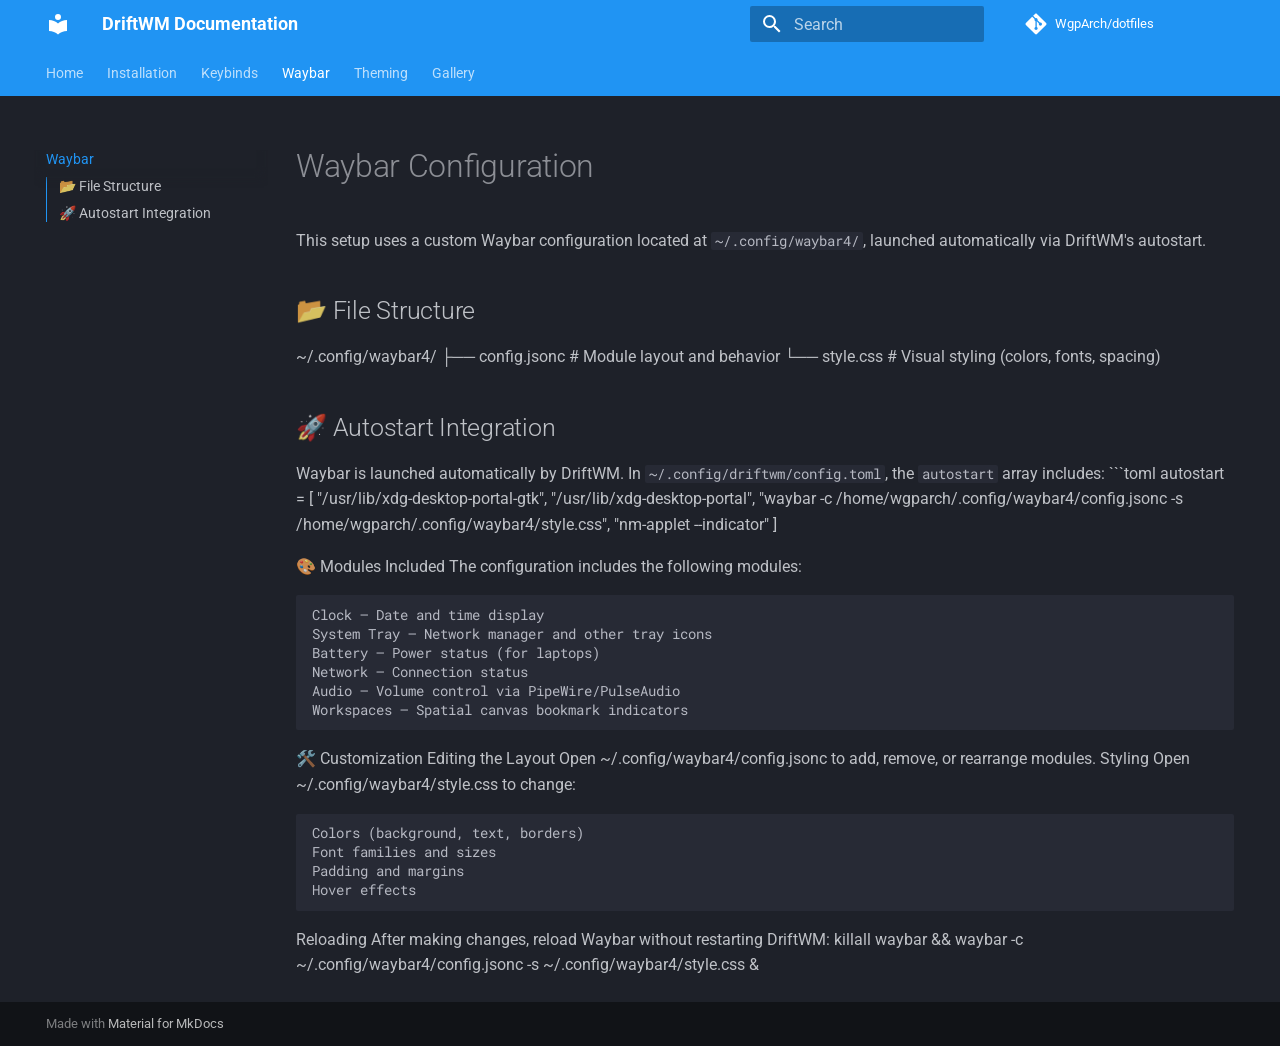
<file: waybar/index.html>
<!doctype html>
<html lang="en" class="no-js">
  <head>
    
      <meta charset="utf-8">
      <meta name="viewport" content="width=device-width,initial-scale=1">
      
      
      
        <link rel="canonical" href="https://wgparch.github.io/driftwm/waybar/">
      
      
        <link rel="prev" href="../keybinds/">
      
      
        <link rel="next" href="../theming/">
      
      
        
      
      
      <link rel="icon" href="../assets/images/favicon.png">
      <meta name="generator" content="mkdocs-1.6.1, mkdocs-material-9.7.6">
    
    
      
        <title>Waybar - DriftWM Documentation</title>
      
    
    
      <link rel="stylesheet" href="../assets/stylesheets/main.484c7ddc.min.css">
      
        
        <link rel="stylesheet" href="../assets/stylesheets/palette.ab4e12ef.min.css">
      
      


    
    
      
    
    
      
        
        
        <link rel="preconnect" href="https://fonts.gstatic.com" crossorigin>
        <link rel="stylesheet" href="https://fonts.googleapis.com/css?family=Roboto:300,300i,400,400i,700,700i%7CRoboto+Mono:400,400i,700,700i&display=fallback">
        <style>:root{--md-text-font:"Roboto";--md-code-font:"Roboto Mono"}</style>
      
    
    
    <script>__md_scope=new URL("..",location),__md_hash=e=>[...e].reduce(((e,_)=>(e<<5)-e+_.charCodeAt(0)),0),__md_get=(e,_=localStorage,t=__md_scope)=>JSON.parse(_.getItem(t.pathname+"."+e)),__md_set=(e,_,t=localStorage,a=__md_scope)=>{try{t.setItem(a.pathname+"."+e,JSON.stringify(_))}catch(e){}}</script>
    
      

    
    
  </head>
  
  
    
    
      
    
    
    
    
    <body dir="ltr" data-md-color-scheme="slate" data-md-color-primary="blue" data-md-color-accent="blue">
  
    
    <input class="md-toggle" data-md-toggle="drawer" type="checkbox" id="__drawer" autocomplete="off">
    <input class="md-toggle" data-md-toggle="search" type="checkbox" id="__search" autocomplete="off">
    <label class="md-overlay" for="__drawer"></label>
    <div data-md-component="skip">
      
        
        <a href="#waybar-configuration" class="md-skip">
          Skip to content
        </a>
      
    </div>
    <div data-md-component="announce">
      
    </div>
    
    
      

<header class="md-header" data-md-component="header">
  <nav class="md-header__inner md-grid" aria-label="Header">
    <a href=".." title="DriftWM Documentation" class="md-header__button md-logo" aria-label="DriftWM Documentation" data-md-component="logo">
      
  
  <svg xmlns="http://www.w3.org/2000/svg" viewBox="0 0 24 24"><path d="M12 8a3 3 0 0 0 3-3 3 3 0 0 0-3-3 3 3 0 0 0-3 3 3 3 0 0 0 3 3m0 3.54C9.64 9.35 6.5 8 3 8v11c3.5 0 6.64 1.35 9 3.54 2.36-2.19 5.5-3.54 9-3.54V8c-3.5 0-6.64 1.35-9 3.54"/></svg>

    </a>
    <label class="md-header__button md-icon" for="__drawer">
      
      <svg xmlns="http://www.w3.org/2000/svg" viewBox="0 0 24 24"><path d="M3 6h18v2H3zm0 5h18v2H3zm0 5h18v2H3z"/></svg>
    </label>
    <div class="md-header__title" data-md-component="header-title">
      <div class="md-header__ellipsis">
        <div class="md-header__topic">
          <span class="md-ellipsis">
            DriftWM Documentation
          </span>
        </div>
        <div class="md-header__topic" data-md-component="header-topic">
          <span class="md-ellipsis">
            
              Waybar
            
          </span>
        </div>
      </div>
    </div>
    
      
        <form class="md-header__option" data-md-component="palette">
  
    
    
    
    <input class="md-option" data-md-color-media="" data-md-color-scheme="slate" data-md-color-primary="blue" data-md-color-accent="blue"  aria-hidden="true"  type="radio" name="__palette" id="__palette_0">
    
  
</form>
      
    
    
      <script>var palette=__md_get("__palette");if(palette&&palette.color){if("(prefers-color-scheme)"===palette.color.media){var media=matchMedia("(prefers-color-scheme: light)"),input=document.querySelector(media.matches?"[data-md-color-media='(prefers-color-scheme: light)']":"[data-md-color-media='(prefers-color-scheme: dark)']");palette.color.media=input.getAttribute("data-md-color-media"),palette.color.scheme=input.getAttribute("data-md-color-scheme"),palette.color.primary=input.getAttribute("data-md-color-primary"),palette.color.accent=input.getAttribute("data-md-color-accent")}for(var[key,value]of Object.entries(palette.color))document.body.setAttribute("data-md-color-"+key,value)}</script>
    
    
    
      
      
        <label class="md-header__button md-icon" for="__search">
          
          <svg xmlns="http://www.w3.org/2000/svg" viewBox="0 0 24 24"><path d="M9.5 3A6.5 6.5 0 0 1 16 9.5c0 1.61-.59 3.09-1.56 4.23l.27.27h.79l5 5-1.5 1.5-5-5v-.79l-.27-.27A6.52 6.52 0 0 1 9.5 16 6.5 6.5 0 0 1 3 9.5 6.5 6.5 0 0 1 9.5 3m0 2C7 5 5 7 5 9.5S7 14 9.5 14 14 12 14 9.5 12 5 9.5 5"/></svg>
        </label>
        <div class="md-search" data-md-component="search" role="dialog">
  <label class="md-search__overlay" for="__search"></label>
  <div class="md-search__inner" role="search">
    <form class="md-search__form" name="search">
      <input type="text" class="md-search__input" name="query" aria-label="Search" placeholder="Search" autocapitalize="off" autocorrect="off" autocomplete="off" spellcheck="false" data-md-component="search-query" required>
      <label class="md-search__icon md-icon" for="__search">
        
        <svg xmlns="http://www.w3.org/2000/svg" viewBox="0 0 24 24"><path d="M9.5 3A6.5 6.5 0 0 1 16 9.5c0 1.61-.59 3.09-1.56 4.23l.27.27h.79l5 5-1.5 1.5-5-5v-.79l-.27-.27A6.52 6.52 0 0 1 9.5 16 6.5 6.5 0 0 1 3 9.5 6.5 6.5 0 0 1 9.5 3m0 2C7 5 5 7 5 9.5S7 14 9.5 14 14 12 14 9.5 12 5 9.5 5"/></svg>
        
        <svg xmlns="http://www.w3.org/2000/svg" viewBox="0 0 24 24"><path d="M20 11v2H8l5.5 5.5-1.42 1.42L4.16 12l7.92-7.92L13.5 5.5 8 11z"/></svg>
      </label>
      <nav class="md-search__options" aria-label="Search">
        
        <button type="reset" class="md-search__icon md-icon" title="Clear" aria-label="Clear" tabindex="-1">
          
          <svg xmlns="http://www.w3.org/2000/svg" viewBox="0 0 24 24"><path d="M19 6.41 17.59 5 12 10.59 6.41 5 5 6.41 10.59 12 5 17.59 6.41 19 12 13.41 17.59 19 19 17.59 13.41 12z"/></svg>
        </button>
      </nav>
      
        <div class="md-search__suggest" data-md-component="search-suggest"></div>
      
    </form>
    <div class="md-search__output">
      <div class="md-search__scrollwrap" tabindex="0" data-md-scrollfix>
        <div class="md-search-result" data-md-component="search-result">
          <div class="md-search-result__meta">
            Initializing search
          </div>
          <ol class="md-search-result__list" role="presentation"></ol>
        </div>
      </div>
    </div>
  </div>
</div>
      
    
    
      <div class="md-header__source">
        <a href="https://github.com/WgpArch/dotfiles" title="Go to repository" class="md-source" data-md-component="source">
  <div class="md-source__icon md-icon">
    
    <svg xmlns="http://www.w3.org/2000/svg" viewBox="0 0 448 512"><!--! Font Awesome Free 7.1.0 by @fontawesome - https://fontawesome.com License - https://fontawesome.com/license/free (Icons: CC BY 4.0, Fonts: SIL OFL 1.1, Code: MIT License) Copyright 2025 Fonticons, Inc.--><path d="M439.6 236.1 244 40.5c-5.4-5.5-12.8-8.5-20.4-8.5s-15 3-20.4 8.4L162.5 81l51.5 51.5c27.1-9.1 52.7 16.8 43.4 43.7l49.7 49.7c34.2-11.8 61.2 31 35.5 56.7-26.5 26.5-70.2-2.9-56-37.3L240.3 199v121.9c25.3 12.5 22.3 41.8 9.1 55-6.4 6.4-15.2 10.1-24.3 10.1s-17.8-3.6-24.3-10.1c-17.6-17.6-11.1-46.9 11.2-56v-123c-20.8-8.5-24.6-30.7-18.6-45L142.6 101 8.5 235.1C3 240.6 0 247.9 0 255.5s3 15 8.5 20.4l195.6 195.7c5.4 5.4 12.7 8.4 20.4 8.4s15-3 20.4-8.4l194.7-194.7c5.4-5.4 8.4-12.8 8.4-20.4s-3-15-8.4-20.4"/></svg>
  </div>
  <div class="md-source__repository">
    WgpArch/dotfiles
  </div>
</a>
      </div>
    
  </nav>
  
</header>
    
    <div class="md-container" data-md-component="container">
      
      
        
          
            
<nav class="md-tabs" aria-label="Tabs" data-md-component="tabs">
  <div class="md-grid">
    <ul class="md-tabs__list">
      
        
  
  
  
  
    <li class="md-tabs__item">
      <a href=".." class="md-tabs__link">
        
  
  
    
  
  Home

      </a>
    </li>
  

      
        
  
  
  
  
    <li class="md-tabs__item">
      <a href="../installation/" class="md-tabs__link">
        
  
  
    
  
  Installation

      </a>
    </li>
  

      
        
  
  
  
  
    <li class="md-tabs__item">
      <a href="../keybinds/" class="md-tabs__link">
        
  
  
    
  
  Keybinds

      </a>
    </li>
  

      
        
  
  
  
    
  
  
    <li class="md-tabs__item md-tabs__item--active">
      <a href="./" class="md-tabs__link">
        
  
  
    
  
  Waybar

      </a>
    </li>
  

      
        
  
  
  
  
    <li class="md-tabs__item">
      <a href="../theming/" class="md-tabs__link">
        
  
  
    
  
  Theming

      </a>
    </li>
  

      
        
  
  
  
  
    <li class="md-tabs__item">
      <a href="../gallery/" class="md-tabs__link">
        
  
  
    
  
  Gallery

      </a>
    </li>
  

      
    </ul>
  </div>
</nav>
          
        
      
      <main class="md-main" data-md-component="main">
        <div class="md-main__inner md-grid">
          
            
              
              <div class="md-sidebar md-sidebar--primary" data-md-component="sidebar" data-md-type="navigation" >
                <div class="md-sidebar__scrollwrap">
                  <div class="md-sidebar__inner">
                    


  


  

<nav class="md-nav md-nav--primary md-nav--lifted md-nav--integrated" aria-label="Navigation" data-md-level="0">
  <label class="md-nav__title" for="__drawer">
    <a href=".." title="DriftWM Documentation" class="md-nav__button md-logo" aria-label="DriftWM Documentation" data-md-component="logo">
      
  
  <svg xmlns="http://www.w3.org/2000/svg" viewBox="0 0 24 24"><path d="M12 8a3 3 0 0 0 3-3 3 3 0 0 0-3-3 3 3 0 0 0-3 3 3 3 0 0 0 3 3m0 3.54C9.64 9.35 6.5 8 3 8v11c3.5 0 6.64 1.35 9 3.54 2.36-2.19 5.5-3.54 9-3.54V8c-3.5 0-6.64 1.35-9 3.54"/></svg>

    </a>
    DriftWM Documentation
  </label>
  
    <div class="md-nav__source">
      <a href="https://github.com/WgpArch/dotfiles" title="Go to repository" class="md-source" data-md-component="source">
  <div class="md-source__icon md-icon">
    
    <svg xmlns="http://www.w3.org/2000/svg" viewBox="0 0 448 512"><!--! Font Awesome Free 7.1.0 by @fontawesome - https://fontawesome.com License - https://fontawesome.com/license/free (Icons: CC BY 4.0, Fonts: SIL OFL 1.1, Code: MIT License) Copyright 2025 Fonticons, Inc.--><path d="M439.6 236.1 244 40.5c-5.4-5.5-12.8-8.5-20.4-8.5s-15 3-20.4 8.4L162.5 81l51.5 51.5c27.1-9.1 52.7 16.8 43.4 43.7l49.7 49.7c34.2-11.8 61.2 31 35.5 56.7-26.5 26.5-70.2-2.9-56-37.3L240.3 199v121.9c25.3 12.5 22.3 41.8 9.1 55-6.4 6.4-15.2 10.1-24.3 10.1s-17.8-3.6-24.3-10.1c-17.6-17.6-11.1-46.9 11.2-56v-123c-20.8-8.5-24.6-30.7-18.6-45L142.6 101 8.5 235.1C3 240.6 0 247.9 0 255.5s3 15 8.5 20.4l195.6 195.7c5.4 5.4 12.7 8.4 20.4 8.4s15-3 20.4-8.4l194.7-194.7c5.4-5.4 8.4-12.8 8.4-20.4s-3-15-8.4-20.4"/></svg>
  </div>
  <div class="md-source__repository">
    WgpArch/dotfiles
  </div>
</a>
    </div>
  
  <ul class="md-nav__list" data-md-scrollfix>
    
      
      
  
  
  
  
    <li class="md-nav__item">
      <a href=".." class="md-nav__link">
        
  
  
  <span class="md-ellipsis">
    
  
    Home
  

    
  </span>
  
  

      </a>
    </li>
  

    
      
      
  
  
  
  
    <li class="md-nav__item">
      <a href="../installation/" class="md-nav__link">
        
  
  
  <span class="md-ellipsis">
    
  
    Installation
  

    
  </span>
  
  

      </a>
    </li>
  

    
      
      
  
  
  
  
    <li class="md-nav__item">
      <a href="../keybinds/" class="md-nav__link">
        
  
  
  <span class="md-ellipsis">
    
  
    Keybinds
  

    
  </span>
  
  

      </a>
    </li>
  

    
      
      
  
  
    
  
  
  
    <li class="md-nav__item md-nav__item--active">
      
      <input class="md-nav__toggle md-toggle" type="checkbox" id="__toc">
      
      
        
      
      
        <label class="md-nav__link md-nav__link--active" for="__toc">
          
  
  
  <span class="md-ellipsis">
    
  
    Waybar
  

    
  </span>
  
  

          <span class="md-nav__icon md-icon"></span>
        </label>
      
      <a href="./" class="md-nav__link md-nav__link--active">
        
  
  
  <span class="md-ellipsis">
    
  
    Waybar
  

    
  </span>
  
  

      </a>
      
        

<nav class="md-nav md-nav--secondary" aria-label="Table of contents">
  
  
  
    
  
  
    <label class="md-nav__title" for="__toc">
      <span class="md-nav__icon md-icon"></span>
      Table of contents
    </label>
    <ul class="md-nav__list" data-md-component="toc" data-md-scrollfix>
      
        <li class="md-nav__item">
  <a href="#file-structure" class="md-nav__link">
    <span class="md-ellipsis">
      
        📂 File Structure
      
    </span>
  </a>
  
</li>
      
        <li class="md-nav__item">
  <a href="#autostart-integration" class="md-nav__link">
    <span class="md-ellipsis">
      
        🚀 Autostart Integration
      
    </span>
  </a>
  
</li>
      
    </ul>
  
</nav>
      
    </li>
  

    
      
      
  
  
  
  
    <li class="md-nav__item">
      <a href="../theming/" class="md-nav__link">
        
  
  
  <span class="md-ellipsis">
    
  
    Theming
  

    
  </span>
  
  

      </a>
    </li>
  

    
      
      
  
  
  
  
    <li class="md-nav__item">
      <a href="../gallery/" class="md-nav__link">
        
  
  
  <span class="md-ellipsis">
    
  
    Gallery
  

    
  </span>
  
  

      </a>
    </li>
  

    
  </ul>
</nav>
                  </div>
                </div>
              </div>
            
            
          
          
            <div class="md-content" data-md-component="content">
              
              <article class="md-content__inner md-typeset">
                
                  


  
  


<h1 id="waybar-configuration">Waybar Configuration</h1>
<p>This setup uses a custom Waybar configuration located at <code>~/.config/waybar4/</code>, launched automatically via DriftWM's autostart.</p>
<h2 id="file-structure">📂 File Structure</h2>
<p>~/.config/waybar4/
├── config.jsonc   # Module layout and behavior
└── style.css      # Visual styling (colors, fonts, spacing)</p>
<h2 id="autostart-integration">🚀 Autostart Integration</h2>
<p>Waybar is launched automatically by DriftWM. In <code>~/.config/driftwm/config.toml</code>, the <code>autostart</code> array includes:
```toml
autostart = [
  "/usr/lib/xdg-desktop-portal-gtk",
  "/usr/lib/xdg-desktop-portal",
  "waybar -c /home/wgparch/.config/waybar4/config.jsonc -s /home/wgparch/.config/waybar4/style.css",
  "nm-applet --indicator"
]</p>
<p>🎨 Modules Included
The configuration includes the following modules:</p>
<pre class="highlight"><code>Clock — Date and time display
System Tray — Network manager and other tray icons
Battery — Power status (for laptops)
Network — Connection status
Audio — Volume control via PipeWire/PulseAudio
Workspaces — Spatial canvas bookmark indicators</code></pre>
<p>🛠️ Customization
Editing the Layout
Open ~/.config/waybar4/config.jsonc to add, remove, or rearrange modules.
Styling
Open ~/.config/waybar4/style.css to change:</p>
<pre class="highlight"><code>Colors (background, text, borders)
Font families and sizes
Padding and margins
Hover effects</code></pre>
<p>Reloading
After making changes, reload Waybar without restarting DriftWM:
killall waybar &amp;&amp; waybar -c ~/.config/waybar4/config.jsonc -s ~/.config/waybar4/style.css &amp;</p>












                
              </article>
            </div>
          
          
<script>var target=document.getElementById(location.hash.slice(1));target&&target.name&&(target.checked=target.name.startsWith("__tabbed_"))</script>
        </div>
        
      </main>
      
        <footer class="md-footer">
  
  <div class="md-footer-meta md-typeset">
    <div class="md-footer-meta__inner md-grid">
      <div class="md-copyright">
  
  
    Made with
    <a href="https://squidfunk.github.io/mkdocs-material/" target="_blank" rel="noopener">
      Material for MkDocs
    </a>
  
</div>
      
    </div>
  </div>
</footer>
      
    </div>
    <div class="md-dialog" data-md-component="dialog">
      <div class="md-dialog__inner md-typeset"></div>
    </div>
    
    
    
      
      
      <script id="__config" type="application/json">{"annotate": null, "base": "..", "features": ["navigation.tabs", "navigation.sections", "toc.integrate", "search.suggest", "search.highlight"], "search": "../assets/javascripts/workers/search.2c215733.min.js", "tags": null, "translations": {"clipboard.copied": "Copied to clipboard", "clipboard.copy": "Copy to clipboard", "search.result.more.one": "1 more on this page", "search.result.more.other": "# more on this page", "search.result.none": "No matching documents", "search.result.one": "1 matching document", "search.result.other": "# matching documents", "search.result.placeholder": "Type to start searching", "search.result.term.missing": "Missing", "select.version": "Select version"}, "version": null}</script>
    
    
      <script src="../assets/javascripts/bundle.79ae519e.min.js"></script>
      
    
  </body>
</html>
</file>
<file: assets/stylesheets/main.484c7ddc.min.css>
@charset "UTF-8";html{-webkit-text-size-adjust:none;-moz-text-size-adjust:none;text-size-adjust:none;box-sizing:border-box}*,:after,:before{box-sizing:inherit}@media (prefers-reduced-motion){*,:after,:before{transition:none!important}}body{margin:0}a,button,input,label{-webkit-tap-highlight-color:transparent}a{color:inherit;text-decoration:none}hr{border:0;box-sizing:initial;display:block;height:.05rem;overflow:visible;padding:0}small{font-size:80%}sub,sup{line-height:1em}img{border-style:none}table{border-collapse:initial;border-spacing:0}td,th{font-weight:400;vertical-align:top}button{background:#0000;border:0;font-family:inherit;font-size:inherit;margin:0;padding:0}input{border:0;outline:none}:root{--md-primary-fg-color:#4051b5;--md-primary-fg-color--light:#5d6cc0;--md-primary-fg-color--dark:#303fa1;--md-primary-bg-color:#fff;--md-primary-bg-color--light:#ffffffb3;--md-accent-fg-color:#526cfe;--md-accent-fg-color--transparent:#526cfe1a;--md-accent-bg-color:#fff;--md-accent-bg-color--light:#ffffffb3}[data-md-color-scheme=default]{color-scheme:light}[data-md-color-scheme=default] img[src$="#gh-dark-mode-only"],[data-md-color-scheme=default] img[src$="#only-dark"]{display:none}:root,[data-md-color-scheme=default]{--md-hue:225deg;--md-default-fg-color:#000000de;--md-default-fg-color--light:#0000008a;--md-default-fg-color--lighter:#00000052;--md-default-fg-color--lightest:#00000012;--md-default-bg-color:#fff;--md-default-bg-color--light:#ffffffb3;--md-default-bg-color--lighter:#ffffff4d;--md-default-bg-color--lightest:#ffffff1f;--md-code-fg-color:#36464e;--md-code-bg-color:#f5f5f5;--md-code-bg-color--light:#f5f5f5b3;--md-code-bg-color--lighter:#f5f5f54d;--md-code-hl-color:#4287ff;--md-code-hl-color--light:#4287ff1a;--md-code-hl-number-color:#d52a2a;--md-code-hl-special-color:#db1457;--md-code-hl-function-color:#a846b9;--md-code-hl-constant-color:#6e59d9;--md-code-hl-keyword-color:#3f6ec6;--md-code-hl-string-color:#1c7d4d;--md-code-hl-name-color:var(--md-code-fg-color);--md-code-hl-operator-color:var(--md-default-fg-color--light);--md-code-hl-punctuation-color:var(--md-default-fg-color--light);--md-code-hl-comment-color:var(--md-default-fg-color--light);--md-code-hl-generic-color:var(--md-default-fg-color--light);--md-code-hl-variable-color:var(--md-default-fg-color--light);--md-typeset-color:var(--md-default-fg-color);--md-typeset-a-color:var(--md-primary-fg-color);--md-typeset-del-color:#f5503d26;--md-typeset-ins-color:#0bd57026;--md-typeset-kbd-color:#fafafa;--md-typeset-kbd-accent-color:#fff;--md-typeset-kbd-border-color:#b8b8b8;--md-typeset-mark-color:#ffff0080;--md-typeset-table-color:#0000001f;--md-typeset-table-color--light:rgba(0,0,0,.035);--md-admonition-fg-color:var(--md-default-fg-color);--md-admonition-bg-color:var(--md-default-bg-color);--md-warning-fg-color:#000000de;--md-warning-bg-color:#ff9;--md-footer-fg-color:#fff;--md-footer-fg-color--light:#ffffffb3;--md-footer-fg-color--lighter:#ffffff73;--md-footer-bg-color:#000000de;--md-footer-bg-color--dark:#00000052;--md-shadow-z1:0 0.2rem 0.5rem #0000000d,0 0 0.05rem #0000001a;--md-shadow-z2:0 0.2rem 0.5rem #0000001a,0 0 0.05rem #00000040;--md-shadow-z3:0 0.2rem 0.5rem #0003,0 0 0.05rem #00000059}.md-icon svg{fill:currentcolor;display:block;height:1.2rem;width:1.2rem}body{-webkit-font-smoothing:antialiased;-moz-osx-font-smoothing:grayscale;--md-text-font-family:var(--md-text-font,_),-apple-system,BlinkMacSystemFont,Helvetica,Arial,sans-serif;--md-code-font-family:var(--md-code-font,_),SFMono-Regular,Consolas,Menlo,monospace}aside,body,input{font-feature-settings:"kern","liga";color:var(--md-typeset-color);font-family:var(--md-text-font-family)}code,kbd,pre{font-feature-settings:"kern";font-family:var(--md-code-font-family)}:root{--md-typeset-table-sort-icon:url('data:image/svg+xml;charset=utf-8,<svg xmlns="http://www.w3.org/2000/svg" viewBox="0 0 24 24"><path d="m18 21-4-4h3V7h-3l4-4 4 4h-3v10h3M2 19v-2h10v2M2 13v-2h7v2M2 7V5h4v2z"/></svg>');--md-typeset-table-sort-icon--asc:url('data:image/svg+xml;charset=utf-8,<svg xmlns="http://www.w3.org/2000/svg" viewBox="0 0 24 24"><path d="M19 17h3l-4 4-4-4h3V3h2M2 17h10v2H2M6 5v2H2V5m0 6h7v2H2z"/></svg>');--md-typeset-table-sort-icon--desc:url('data:image/svg+xml;charset=utf-8,<svg xmlns="http://www.w3.org/2000/svg" viewBox="0 0 24 24"><path d="M19 7h3l-4-4-4 4h3v14h2M2 17h10v2H2M6 5v2H2V5m0 6h7v2H2z"/></svg>')}.md-typeset{-webkit-print-color-adjust:exact;color-adjust:exact;font-size:.8rem;line-height:1.6;overflow-wrap:break-word}@media print{.md-typeset{font-size:.68rem}}.md-typeset blockquote,.md-typeset dl,.md-typeset figure,.md-typeset ol,.md-typeset pre,.md-typeset ul{margin-bottom:1em;margin-top:1em}.md-typeset h1{color:var(--md-default-fg-color--light);font-size:2em;line-height:1.3;margin:0 0 1.25em}.md-typeset h1,.md-typeset h2{font-weight:300;letter-spacing:-.01em}.md-typeset h2{font-size:1.5625em;line-height:1.4;margin:1.6em 0 .64em}.md-typeset h3{font-size:1.25em;font-weight:400;letter-spacing:-.01em;line-height:1.5;margin:1.6em 0 .8em}.md-typeset h2+h3{margin-top:.8em}.md-typeset h4{font-weight:700;letter-spacing:-.01em;margin:1em 0}.md-typeset h5,.md-typeset h6{color:var(--md-default-fg-color--light);font-size:.8em;font-weight:700;letter-spacing:-.01em;margin:1.25em 0}.md-typeset h5{text-transform:uppercase}.md-typeset h5 code{text-transform:none}.md-typeset hr{border-bottom:.05rem solid var(--md-default-fg-color--lightest);display:flow-root;margin:1.5em 0}.md-typeset a{color:var(--md-typeset-a-color);word-break:break-word}.md-typeset a,.md-typeset a:before{transition:color 125ms}.md-typeset a:focus,.md-typeset a:hover{color:var(--md-accent-fg-color)}.md-typeset a:focus code,.md-typeset a:hover code{background-color:var(--md-accent-fg-color--transparent);color:var(--md-accent-fg-color)}.md-typeset a code{color:var(--md-typeset-a-color)}.md-typeset a.focus-visible{outline-color:var(--md-accent-fg-color);outline-offset:.2rem}.md-typeset code,.md-typeset kbd,.md-typeset pre{color:var(--md-code-fg-color);direction:ltr;font-variant-ligatures:none;transition:background-color 125ms}@media print{.md-typeset code,.md-typeset kbd,.md-typeset pre{white-space:pre-wrap}}.md-typeset code{background-color:var(--md-code-bg-color);border-radius:.1rem;-webkit-box-decoration-break:clone;box-decoration-break:clone;font-size:.85em;padding:0 .2941176471em;transition:color 125ms,background-color 125ms;word-break:break-word}.md-typeset code:not(.focus-visible){-webkit-tap-highlight-color:transparent;outline:none}.md-typeset pre{display:flow-root;line-height:1.4;position:relative}.md-typeset pre>code{-webkit-box-decoration-break:slice;box-decoration-break:slice;box-shadow:none;display:block;margin:0;outline-color:var(--md-accent-fg-color);overflow:auto;padding:.7720588235em 1.1764705882em;scrollbar-color:var(--md-default-fg-color--lighter) #0000;scrollbar-width:thin;touch-action:auto;word-break:normal}.md-typeset pre>code:hover{scrollbar-color:var(--md-accent-fg-color) #0000}.md-typeset pre>code::-webkit-scrollbar{height:.2rem;width:.2rem}.md-typeset pre>code::-webkit-scrollbar-thumb{background-color:var(--md-default-fg-color--lighter)}.md-typeset pre>code::-webkit-scrollbar-thumb:hover{background-color:var(--md-accent-fg-color)}.md-typeset kbd{background-color:var(--md-typeset-kbd-color);border-radius:.1rem;box-shadow:0 .1rem 0 .05rem var(--md-typeset-kbd-border-color),0 .1rem 0 var(--md-typeset-kbd-border-color),0 -.1rem .2rem var(--md-typeset-kbd-accent-color) inset;color:var(--md-default-fg-color);display:inline-block;font-size:.75em;padding:0 .6666666667em;vertical-align:text-top;word-break:break-word}.md-typeset mark{background-color:var(--md-typeset-mark-color);-webkit-box-decoration-break:clone;box-decoration-break:clone;color:inherit;word-break:break-word}.md-typeset abbr{cursor:help;text-decoration:none}.md-typeset [data-preview],.md-typeset abbr{border-bottom:.05rem dotted var(--md-default-fg-color--light)}.md-typeset small{opacity:.75}[dir=ltr] .md-typeset sub,[dir=ltr] .md-typeset sup{margin-left:.078125em}[dir=rtl] .md-typeset sub,[dir=rtl] .md-typeset sup{margin-right:.078125em}[dir=ltr] .md-typeset blockquote{padding-left:.6rem}[dir=rtl] .md-typeset blockquote{padding-right:.6rem}[dir=ltr] .md-typeset blockquote{border-left:.2rem solid var(--md-default-fg-color--lighter)}[dir=rtl] .md-typeset blockquote{border-right:.2rem solid var(--md-default-fg-color--lighter)}.md-typeset blockquote{color:var(--md-default-fg-color--light);margin-left:0;margin-right:0}.md-typeset ul{list-style-type:disc}.md-typeset ul[type]{list-style-type:revert-layer}[dir=ltr] .md-typeset ol,[dir=ltr] .md-typeset ul{margin-left:.625em}[dir=rtl] .md-typeset ol,[dir=rtl] .md-typeset ul{margin-right:.625em}.md-typeset ol,.md-typeset ul{padding:0}.md-typeset ol:not([hidden]),.md-typeset ul:not([hidden]){display:flow-root}.md-typeset ol ol,.md-typeset ul ol{list-style-type:lower-alpha}.md-typeset ol ol ol,.md-typeset ul ol ol{list-style-type:lower-roman}.md-typeset ol ol ol ol,.md-typeset ul ol ol ol{list-style-type:upper-alpha}.md-typeset ol ol ol ol ol,.md-typeset ul ol ol ol ol{list-style-type:upper-roman}.md-typeset ol[type],.md-typeset ul[type]{list-style-type:revert-layer}[dir=ltr] .md-typeset ol li,[dir=ltr] .md-typeset ul li{margin-left:1.25em}[dir=rtl] .md-typeset ol li,[dir=rtl] .md-typeset ul li{margin-right:1.25em}.md-typeset ol li,.md-typeset ul li{margin-bottom:.5em}.md-typeset ol li blockquote,.md-typeset ol li p,.md-typeset ul li blockquote,.md-typeset ul li p{margin:.5em 0}.md-typeset ol li:last-child,.md-typeset ul li:last-child{margin-bottom:0}[dir=ltr] .md-typeset ol li ol,[dir=ltr] .md-typeset ol li ul,[dir=ltr] .md-typeset ul li ol,[dir=ltr] .md-typeset ul li ul{margin-left:.625em}[dir=rtl] .md-typeset ol li ol,[dir=rtl] .md-typeset ol li ul,[dir=rtl] .md-typeset ul li ol,[dir=rtl] .md-typeset ul li ul{margin-right:.625em}.md-typeset ol li ol,.md-typeset ol li ul,.md-typeset ul li ol,.md-typeset ul li ul{margin-bottom:.5em;margin-top:.5em}[dir=ltr] .md-typeset dd{margin-left:1.875em}[dir=rtl] .md-typeset dd{margin-right:1.875em}.md-typeset dd{margin-bottom:1.5em;margin-top:1em}.md-typeset img,.md-typeset svg,.md-typeset video{height:auto;max-width:100%}.md-typeset img[align=left]{margin:1em 1em 1em 0}.md-typeset img[align=right]{margin:1em 0 1em 1em}.md-typeset img[align]:only-child{margin-top:0}.md-typeset figure{display:flow-root;margin:1em auto;max-width:100%;text-align:center;width:fit-content}.md-typeset figure img{display:block;margin:0 auto}.md-typeset figcaption{font-style:italic;margin:1em auto;max-width:24rem}.md-typeset iframe{max-width:100%}.md-typeset table:not([class]){background-color:var(--md-default-bg-color);border:.05rem solid var(--md-typeset-table-color);border-radius:.1rem;display:inline-block;font-size:.64rem;max-width:100%;overflow:auto;touch-action:auto}@media print{.md-typeset table:not([class]){display:table}}.md-typeset table:not([class])+*{margin-top:1.5em}.md-typeset table:not([class]) td>:first-child,.md-typeset table:not([class]) th>:first-child{margin-top:0}.md-typeset table:not([class]) td>:last-child,.md-typeset table:not([class]) th>:last-child{margin-bottom:0}.md-typeset table:not([class]) td:not([align]),.md-typeset table:not([class]) th:not([align]){text-align:left}[dir=rtl] .md-typeset table:not([class]) td:not([align]),[dir=rtl] .md-typeset table:not([class]) th:not([align]){text-align:right}.md-typeset table:not([class]) th{font-weight:700;min-width:5rem;padding:.9375em 1.25em;vertical-align:top}.md-typeset table:not([class]) td{border-top:.05rem solid var(--md-typeset-table-color);padding:.9375em 1.25em;vertical-align:top}.md-typeset table:not([class]) tbody tr{transition:background-color 125ms}.md-typeset table:not([class]) tbody tr:hover{background-color:var(--md-typeset-table-color--light);box-shadow:0 .05rem 0 var(--md-default-bg-color) inset}.md-typeset table:not([class]) a{word-break:normal}.md-typeset table th[role=columnheader]{cursor:pointer}[dir=ltr] .md-typeset table th[role=columnheader]:after{margin-left:.5em}[dir=rtl] .md-typeset table th[role=columnheader]:after{margin-right:.5em}.md-typeset table th[role=columnheader]:after{content:"";display:inline-block;height:1.2em;-webkit-mask-image:var(--md-typeset-table-sort-icon);mask-image:var(--md-typeset-table-sort-icon);-webkit-mask-repeat:no-repeat;mask-repeat:no-repeat;-webkit-mask-size:contain;mask-size:contain;transition:background-color 125ms;vertical-align:text-bottom;width:1.2em}.md-typeset table th[role=columnheader]:hover:after{background-color:var(--md-default-fg-color--lighter)}.md-typeset table th[role=columnheader][aria-sort=ascending]:after{background-color:var(--md-default-fg-color--light);-webkit-mask-image:var(--md-typeset-table-sort-icon--asc);mask-image:var(--md-typeset-table-sort-icon--asc)}.md-typeset table th[role=columnheader][aria-sort=descending]:after{background-color:var(--md-default-fg-color--light);-webkit-mask-image:var(--md-typeset-table-sort-icon--desc);mask-image:var(--md-typeset-table-sort-icon--desc)}.md-typeset__scrollwrap{margin:1em -.8rem;overflow-x:auto;touch-action:auto}.md-typeset__table{display:inline-block;margin-bottom:.5em;padding:0 .8rem}@media print{.md-typeset__table{display:block}}html .md-typeset__table table{display:table;margin:0;overflow:hidden;width:100%}@media screen and (max-width:44.984375em){.md-content__inner>pre{margin:1em -.8rem}.md-content__inner>pre code{border-radius:0}}.md-typeset .md-author{border-radius:100%;display:block;flex-shrink:0;height:1.6rem;overflow:hidden;position:relative;transition:color 125ms,transform 125ms;width:1.6rem}.md-typeset .md-author img{display:block}.md-typeset .md-author--more{background:var(--md-default-fg-color--lightest);color:var(--md-default-fg-color--lighter);font-size:.6rem;font-weight:700;line-height:1.6rem;text-align:center}.md-typeset .md-author--long{height:2.4rem;width:2.4rem}.md-typeset a.md-author{transform:scale(1)}.md-typeset a.md-author img{border-radius:100%;filter:grayscale(100%) opacity(75%);transition:filter 125ms}.md-typeset a.md-author:focus,.md-typeset a.md-author:hover{transform:scale(1.1);z-index:1}.md-typeset a.md-author:focus img,.md-typeset a.md-author:hover img{filter:grayscale(0)}.md-banner{background-color:var(--md-footer-bg-color);color:var(--md-footer-fg-color);overflow:auto}@media print{.md-banner{display:none}}.md-banner--warning{background-color:var(--md-warning-bg-color);color:var(--md-warning-fg-color)}.md-banner__inner{font-size:.7rem;margin:.6rem auto;padding:0 .8rem}[dir=ltr] .md-banner__button{float:right}[dir=rtl] .md-banner__button{float:left}.md-banner__button{color:inherit;cursor:pointer;transition:opacity .25s}.no-js .md-banner__button{display:none}.md-banner__button:hover{opacity:.7}html{font-size:125%;height:100%;overflow-x:hidden}@media screen and (min-width:100em){html{font-size:137.5%}}@media screen and (min-width:125em){html{font-size:150%}}body{background-color:var(--md-default-bg-color);display:flex;flex-direction:column;font-size:.5rem;min-height:100%;position:relative;width:100%}@media print{body{display:block}}@media screen and (max-width:59.984375em){body[data-md-scrolllock]{position:fixed}}.md-grid{margin-left:auto;margin-right:auto;max-width:61rem}.md-container{display:flex;flex-direction:column;flex-grow:1}@media print{.md-container{display:block}}.md-main{flex-grow:1}.md-main__inner{display:flex;height:100%;margin-top:1.5rem}.md-ellipsis{overflow:hidden;text-overflow:ellipsis}.md-toggle{display:none}.md-option{height:0;opacity:0;position:absolute;width:0}.md-option:checked+label:not([hidden]){display:block}.md-option.focus-visible+label{outline-color:var(--md-accent-fg-color);outline-style:auto}.md-skip{background-color:var(--md-default-fg-color);border-radius:.1rem;color:var(--md-default-bg-color);font-size:.64rem;margin:.5rem;opacity:0;outline-color:var(--md-accent-fg-color);padding:.3rem .5rem;position:fixed;transform:translateY(.4rem);z-index:-1}.md-skip:focus{opacity:1;transform:translateY(0);transition:transform .25s cubic-bezier(.4,0,.2,1),opacity 175ms 75ms;z-index:10}@page{margin:25mm}:root{--md-clipboard-icon:url('data:image/svg+xml;charset=utf-8,<svg xmlns="http://www.w3.org/2000/svg" viewBox="0 0 24 24"><path d="M19 21H8V7h11m0-2H8a2 2 0 0 0-2 2v14a2 2 0 0 0 2 2h11a2 2 0 0 0 2-2V7a2 2 0 0 0-2-2m-3-4H4a2 2 0 0 0-2 2v14h2V3h12z"/></svg>')}.md-clipboard{border-radius:.1rem;color:var(--md-default-fg-color--lightest);cursor:pointer;height:1.5em;outline-color:var(--md-accent-fg-color);outline-offset:.1rem;transition:color .25s;width:1.5em;z-index:1}@media print{.md-clipboard{display:none}}.md-clipboard:not(.focus-visible){-webkit-tap-highlight-color:transparent;outline:none}:hover>.md-clipboard{color:var(--md-default-fg-color--light)}.md-clipboard:focus,.md-clipboard:hover{color:var(--md-accent-fg-color)}.md-clipboard:after{background-color:currentcolor;content:"";display:block;height:1.125em;margin:0 auto;-webkit-mask-image:var(--md-clipboard-icon);mask-image:var(--md-clipboard-icon);-webkit-mask-position:center;mask-position:center;-webkit-mask-repeat:no-repeat;mask-repeat:no-repeat;-webkit-mask-size:contain;mask-size:contain;width:1.125em}.md-clipboard--inline{cursor:pointer}.md-clipboard--inline code{transition:color .25s,background-color .25s}.md-clipboard--inline:focus code,.md-clipboard--inline:hover code{background-color:var(--md-accent-fg-color--transparent);color:var(--md-accent-fg-color)}:root{--md-code-select-icon:url('data:image/svg+xml;charset=utf-8,<svg xmlns="http://www.w3.org/2000/svg" viewBox="0 0 24 24"><path d="M19 19h-4v2h4c1.1 0 2-.9 2-2v-4h-2m0-12h-4v2h4v4h2V5c0-1.1-.9-2-2-2M5 5h4V3H5c-1.1 0-2 .9-2 2v4h2m0 6H3v4c0 1.1.9 2 2 2h4v-2H5zm2-4h2v2H7zm4 0h2v2h-2zm4 0h2v2h-2zM7 7h2v2H7zm4 0h2v2h-2zm4 0h2v2h-2zm-8 8h2v2H7zm4 0h2v2h-2zm4 0h2v2h-2z"/></svg>');--md-code-copy-icon:url('data:image/svg+xml;charset=utf-8,<svg xmlns="http://www.w3.org/2000/svg" viewBox="0 0 24 24"><path d="M19 21H8V7h11m0-2H8a2 2 0 0 0-2 2v14a2 2 0 0 0 2 2h11a2 2 0 0 0 2-2V7a2 2 0 0 0-2-2m-3-4H4a2 2 0 0 0-2 2v14h2V3h12z"/></svg>')}.md-typeset .md-code__content{display:grid}.md-code__nav{background-color:var(--md-code-bg-color--lighter);border-radius:.1rem;display:flex;gap:.2rem;padding:.2rem;position:absolute;right:.25em;top:.25em;transition:background-color .25s;z-index:1}:hover>.md-code__nav{background-color:var(--md-code-bg-color--light)}.md-code__button{color:var(--md-default-fg-color--lightest);cursor:pointer;display:block;height:1.5em;outline-color:var(--md-accent-fg-color);outline-offset:.1rem;transition:color .25s;width:1.5em}:hover>*>.md-code__button{color:var(--md-default-fg-color--light)}.md-code__button.focus-visible,.md-code__button:hover{color:var(--md-accent-fg-color)}.md-code__button--active{color:var(--md-default-fg-color)!important}.md-code__button:after{background-color:currentcolor;content:"";display:block;height:1.125em;margin:0 auto;-webkit-mask-position:center;mask-position:center;-webkit-mask-repeat:no-repeat;mask-repeat:no-repeat;-webkit-mask-size:contain;mask-size:contain;width:1.125em}.md-code__button[data-md-type=select]:after{-webkit-mask-image:var(--md-code-select-icon);mask-image:var(--md-code-select-icon)}.md-code__button[data-md-type=copy]:after{-webkit-mask-image:var(--md-code-copy-icon);mask-image:var(--md-code-copy-icon)}@keyframes consent{0%{opacity:0;transform:translateY(100%)}to{opacity:1;transform:translateY(0)}}@keyframes overlay{0%{opacity:0}to{opacity:1}}.md-consent__overlay{animation:overlay .25s both;-webkit-backdrop-filter:blur(.1rem);backdrop-filter:blur(.1rem);background-color:#0000008a;height:100%;opacity:1;position:fixed;top:0;width:100%;z-index:5}.md-consent__inner{animation:consent .5s cubic-bezier(.1,.7,.1,1) both;background-color:var(--md-default-bg-color);border:0;border-radius:.1rem;bottom:0;box-shadow:0 0 .2rem #0000001a,0 .2rem .4rem #0003;max-height:100%;overflow:auto;padding:0;position:fixed;width:100%;z-index:5}.md-consent__form{padding:.8rem}.md-consent__settings{display:none;margin:1em 0}input:checked+.md-consent__settings{display:block}.md-consent__controls{margin-bottom:.8rem}.md-typeset .md-consent__controls .md-button{display:inline}@media screen and (max-width:44.984375em){.md-typeset .md-consent__controls .md-button{display:block;margin-top:.4rem;text-align:center;width:100%}}.md-consent label{cursor:pointer}.md-content{flex-grow:1;min-width:0}.md-content__inner{margin:0 .8rem 1.2rem;padding-top:.6rem}@media screen and (min-width:76.25em){[dir=ltr] .md-sidebar--primary:not([hidden])~.md-content>.md-content__inner{margin-left:1.2rem}[dir=ltr] .md-sidebar--secondary:not([hidden])~.md-content>.md-content__inner,[dir=rtl] .md-sidebar--primary:not([hidden])~.md-content>.md-content__inner{margin-right:1.2rem}[dir=rtl] .md-sidebar--secondary:not([hidden])~.md-content>.md-content__inner{margin-left:1.2rem}}.md-content__inner:before{content:"";display:block;height:.4rem}.md-content__inner>:last-child{margin-bottom:0}[dir=ltr] .md-content__button{float:right}[dir=rtl] .md-content__button{float:left}[dir=ltr] .md-content__button{margin-left:.4rem}[dir=rtl] .md-content__button{margin-right:.4rem}.md-content__button{margin:.4rem 0;padding:0}@media print{.md-content__button{display:none}}.md-typeset .md-content__button{color:var(--md-default-fg-color--lighter)}.md-content__button svg{display:inline;vertical-align:top}[dir=rtl] .md-content__button svg{transform:scaleX(-1)}[dir=ltr] .md-dialog{right:.8rem}[dir=rtl] .md-dialog{left:.8rem}.md-dialog{background-color:var(--md-default-fg-color);border-radius:.1rem;bottom:.8rem;box-shadow:var(--md-shadow-z3);min-width:11.1rem;opacity:0;padding:.4rem .6rem;pointer-events:none;position:fixed;transform:translateY(100%);transition:transform 0ms .4s,opacity .4s;z-index:4}@media print{.md-dialog{display:none}}.md-dialog--active{opacity:1;pointer-events:auto;transform:translateY(0);transition:transform .4s cubic-bezier(.075,.85,.175,1),opacity .4s}.md-dialog__inner{color:var(--md-default-bg-color);font-size:.7rem}.md-feedback{margin:2em 0 1em;text-align:center}.md-feedback fieldset{border:none;margin:0;padding:0}.md-feedback__title{font-weight:700;margin:1em auto}.md-feedback__inner{position:relative}.md-feedback__list{display:flex;flex-wrap:wrap;place-content:baseline center;position:relative}.md-feedback__list:hover .md-icon:not(:disabled){color:var(--md-default-fg-color--lighter)}:disabled .md-feedback__list{min-height:1.8rem}.md-feedback__icon{color:var(--md-default-fg-color--light);cursor:pointer;flex-shrink:0;margin:0 .1rem;transition:color 125ms}.md-feedback__icon:not(:disabled).md-icon:hover{color:var(--md-accent-fg-color)}.md-feedback__icon:disabled{color:var(--md-default-fg-color--lightest);pointer-events:none}.md-feedback__note{opacity:0;position:relative;transform:translateY(.4rem);transition:transform .4s cubic-bezier(.1,.7,.1,1),opacity .15s}.md-feedback__note>*{margin:0 auto;max-width:16rem}:disabled .md-feedback__note{opacity:1;transform:translateY(0)}@media print{.md-feedback{display:none}}.md-footer{background-color:var(--md-footer-bg-color);color:var(--md-footer-fg-color)}@media print{.md-footer{display:none}}.md-footer__inner{justify-content:space-between;overflow:auto;padding:.2rem}.md-footer__inner:not([hidden]){display:flex}.md-footer__link{align-items:end;display:flex;flex-grow:0.01;margin-bottom:.4rem;margin-top:1rem;max-width:100%;outline-color:var(--md-accent-fg-color);overflow:hidden;transition:opacity .25s}.md-footer__link:focus,.md-footer__link:hover{opacity:.7}[dir=rtl] .md-footer__link svg{transform:scaleX(-1)}@media screen and (max-width:44.984375em){.md-footer__link--prev{flex-shrink:0}.md-footer__link--prev .md-footer__title{display:none}}[dir=ltr] .md-footer__link--next{margin-left:auto}[dir=rtl] .md-footer__link--next{margin-right:auto}.md-footer__link--next{text-align:right}[dir=rtl] .md-footer__link--next{text-align:left}.md-footer__title{flex-grow:1;font-size:.9rem;margin-bottom:.7rem;max-width:calc(100% - 2.4rem);padding:0 1rem;white-space:nowrap}.md-footer__button{margin:.2rem;padding:.4rem}.md-footer__direction{font-size:.64rem;opacity:.7}.md-footer-meta{background-color:var(--md-footer-bg-color--dark)}.md-footer-meta__inner{display:flex;flex-wrap:wrap;justify-content:space-between;padding:.2rem}html .md-footer-meta.md-typeset a{color:var(--md-footer-fg-color--light)}html .md-footer-meta.md-typeset a:focus,html .md-footer-meta.md-typeset a:hover{color:var(--md-footer-fg-color)}.md-copyright{color:var(--md-footer-fg-color--lighter);font-size:.64rem;margin:auto .6rem;padding:.4rem 0;width:100%}@media screen and (min-width:45em){.md-copyright{width:auto}}.md-copyright__highlight{color:var(--md-footer-fg-color--light)}.md-social{display:inline-flex;gap:.2rem;margin:0 .4rem;padding:.2rem 0 .6rem}@media screen and (min-width:45em){.md-social{padding:.6rem 0}}.md-social__link{display:inline-block;height:1.6rem;text-align:center;width:1.6rem}.md-social__link:before{line-height:1.9}.md-social__link svg{fill:currentcolor;max-height:.8rem;vertical-align:-25%}.md-typeset .md-button{border:.1rem solid;border-radius:.1rem;color:var(--md-primary-fg-color);cursor:pointer;display:inline-block;font-weight:700;padding:.625em 2em;transition:color 125ms,background-color 125ms,border-color 125ms}.md-typeset .md-button--primary{background-color:var(--md-primary-fg-color);border-color:var(--md-primary-fg-color);color:var(--md-primary-bg-color)}.md-typeset .md-button:focus,.md-typeset .md-button:hover{background-color:var(--md-accent-fg-color);border-color:var(--md-accent-fg-color);color:var(--md-accent-bg-color)}[dir=ltr] .md-typeset .md-input{border-top-left-radius:.1rem}[dir=ltr] .md-typeset .md-input,[dir=rtl] .md-typeset .md-input{border-top-right-radius:.1rem}[dir=rtl] .md-typeset .md-input{border-top-left-radius:.1rem}.md-typeset .md-input{border-bottom:.1rem solid var(--md-default-fg-color--lighter);box-shadow:var(--md-shadow-z1);font-size:.8rem;height:1.8rem;padding:0 .6rem;transition:border .25s,box-shadow .25s}.md-typeset .md-input:focus,.md-typeset .md-input:hover{border-bottom-color:var(--md-accent-fg-color);box-shadow:var(--md-shadow-z2)}.md-typeset .md-input--stretch{width:100%}.md-header{background-color:var(--md-primary-fg-color);box-shadow:0 0 .2rem #0000,0 .2rem .4rem #0000;color:var(--md-primary-bg-color);display:block;left:0;position:sticky;right:0;top:0;z-index:4}@media print{.md-header{display:none}}.md-header[hidden]{transform:translateY(-100%);transition:transform .25s cubic-bezier(.8,0,.6,1),box-shadow .25s}.md-header--shadow{box-shadow:0 0 .2rem #0000001a,0 .2rem .4rem #0003;transition:transform .25s cubic-bezier(.1,.7,.1,1),box-shadow .25s}.md-header__inner{align-items:center;display:flex;padding:0 .2rem}.md-header__button{color:currentcolor;cursor:pointer;margin:.2rem;outline-color:var(--md-accent-fg-color);padding:.4rem;position:relative;transition:opacity .25s;vertical-align:middle;z-index:1}.md-header__button:hover{opacity:.7}.md-header__button:not([hidden]){display:inline-block}.md-header__button:not(.focus-visible){-webkit-tap-highlight-color:transparent;outline:none}.md-header__button.md-logo{margin:.2rem;padding:.4rem}@media screen and (max-width:76.234375em){.md-header__button.md-logo{display:none}}.md-header__button.md-logo img,.md-header__button.md-logo svg{fill:currentcolor;display:block;height:1.2rem;width:auto}@media screen and (min-width:60em){.md-header__button[for=__search]{display:none}}.no-js .md-header__button[for=__search]{display:none}[dir=rtl] .md-header__button[for=__search] svg{transform:scaleX(-1)}@media screen and (min-width:76.25em){.md-header__button[for=__drawer]{display:none}}.md-header__topic{display:flex;max-width:100%;position:absolute;transition:transform .4s cubic-bezier(.1,.7,.1,1),opacity .15s;white-space:nowrap}.md-header__topic+.md-header__topic{opacity:0;pointer-events:none;transform:translateX(1.25rem);transition:transform .4s cubic-bezier(1,.7,.1,.1),opacity .15s;z-index:-1}[dir=rtl] .md-header__topic+.md-header__topic{transform:translateX(-1.25rem)}.md-header__topic:first-child{font-weight:700}[dir=ltr] .md-header__title{margin-left:1rem;margin-right:.4rem}[dir=rtl] .md-header__title{margin-left:.4rem;margin-right:1rem}.md-header__title{flex-grow:1;font-size:.9rem;height:2.4rem;line-height:2.4rem}.md-header__title--active .md-header__topic{opacity:0;pointer-events:none;transform:translateX(-1.25rem);transition:transform .4s cubic-bezier(1,.7,.1,.1),opacity .15s;z-index:-1}[dir=rtl] .md-header__title--active .md-header__topic{transform:translateX(1.25rem)}.md-header__title--active .md-header__topic+.md-header__topic{opacity:1;pointer-events:auto;transform:translateX(0);transition:transform .4s cubic-bezier(.1,.7,.1,1),opacity .15s;z-index:0}.md-header__title>.md-header__ellipsis{height:100%;position:relative;width:100%}.md-header__option{display:flex;flex-shrink:0;max-width:100%;transition:max-width 0ms .25s,opacity .25s .25s;white-space:nowrap}[data-md-toggle=search]:checked~.md-header .md-header__option{max-width:0;opacity:0;transition:max-width 0ms,opacity 0ms}.md-header__option>input{bottom:0}.md-header__source{display:none}@media screen and (min-width:60em){[dir=ltr] .md-header__source{margin-left:1rem}[dir=rtl] .md-header__source{margin-right:1rem}.md-header__source{display:block;max-width:11.7rem;width:11.7rem}}@media screen and (min-width:76.25em){[dir=ltr] .md-header__source{margin-left:1.4rem}[dir=rtl] .md-header__source{margin-right:1.4rem}}.md-meta{color:var(--md-default-fg-color--light);font-size:.7rem;line-height:1.3}.md-meta__list{display:inline-flex;flex-wrap:wrap;list-style:none;margin:0;padding:0}.md-meta__item:not(:last-child):after{content:"·";margin-left:.2rem;margin-right:.2rem}.md-meta__link{color:var(--md-typeset-a-color)}.md-meta__link:focus,.md-meta__link:hover{color:var(--md-accent-fg-color)}.md-draft{background-color:#ff1744;border-radius:.125em;color:#fff;display:inline-block;font-weight:700;padding-left:.5714285714em;padding-right:.5714285714em}:root{--md-nav-icon--prev:url('data:image/svg+xml;charset=utf-8,<svg xmlns="http://www.w3.org/2000/svg" viewBox="0 0 24 24"><path d="M20 11v2H8l5.5 5.5-1.42 1.42L4.16 12l7.92-7.92L13.5 5.5 8 11z"/></svg>');--md-nav-icon--next:url('data:image/svg+xml;charset=utf-8,<svg xmlns="http://www.w3.org/2000/svg" viewBox="0 0 24 24"><path d="M8.59 16.58 13.17 12 8.59 7.41 10 6l6 6-6 6z"/></svg>');--md-toc-icon:url('data:image/svg+xml;charset=utf-8,<svg xmlns="http://www.w3.org/2000/svg" viewBox="0 0 24 24"><path d="M3 9h14V7H3zm0 4h14v-2H3zm0 4h14v-2H3zm16 0h2v-2h-2zm0-10v2h2V7zm0 6h2v-2h-2z"/></svg>')}.md-nav{font-size:.7rem;line-height:1.3}.md-nav__title{color:var(--md-default-fg-color--light);display:block;font-weight:700;overflow:hidden;padding:0 .6rem;text-overflow:ellipsis}.md-nav__title .md-nav__button{display:none}.md-nav__title .md-nav__button img{height:100%;width:auto}.md-nav__title .md-nav__button.md-logo img,.md-nav__title .md-nav__button.md-logo svg{fill:currentcolor;display:block;height:2.4rem;max-width:100%;object-fit:contain;width:auto}.md-nav__list{list-style:none;margin:0;padding:0}.md-nav__link{align-items:flex-start;display:flex;gap:.4rem;margin-top:.625em;scroll-snap-align:start;transition:color 125ms}.md-nav__link--passed,.md-nav__link--passed code{color:var(--md-default-fg-color--light)}.md-nav__item .md-nav__link--active,.md-nav__item .md-nav__link--active code{color:var(--md-typeset-a-color)}.md-nav__link .md-ellipsis{position:relative}.md-nav__link .md-ellipsis code{word-break:normal}[dir=ltr] .md-nav__link .md-icon:last-child{margin-left:auto}[dir=rtl] .md-nav__link .md-icon:last-child{margin-right:auto}.md-nav__link .md-typeset{font-size:.7rem;line-height:1.3}.md-nav__link svg{fill:currentcolor;flex-shrink:0;height:1.3em;position:relative}.md-nav__link[for]:focus,.md-nav__link[for]:hover,.md-nav__link[href]:focus,.md-nav__link[href]:hover{color:var(--md-accent-fg-color);cursor:pointer}.md-nav__link[for]:focus code,.md-nav__link[for]:hover code,.md-nav__link[href]:focus code,.md-nav__link[href]:hover code{background-color:var(--md-accent-fg-color--transparent);color:var(--md-accent-fg-color)}.md-nav__link.focus-visible{outline-color:var(--md-accent-fg-color);outline-offset:.2rem}.md-nav--primary .md-nav__link[for=__toc]{display:none}.md-nav--primary .md-nav__link[for=__toc] .md-icon:after{background-color:currentcolor;display:block;height:100%;-webkit-mask-image:var(--md-toc-icon);mask-image:var(--md-toc-icon);width:100%}.md-nav--primary .md-nav__link[for=__toc]~.md-nav{display:none}.md-nav__container>.md-nav__link{margin-top:0}.md-nav__container>.md-nav__link:first-child{flex-grow:1;min-width:0}.md-nav__icon{flex-shrink:0}.md-nav__source{display:none}@media screen and (max-width:76.234375em){.md-nav--primary,.md-nav--primary .md-nav{background-color:var(--md-default-bg-color);display:flex;flex-direction:column;height:100%;left:0;position:absolute;right:0;top:0;z-index:1}.md-nav--primary .md-nav__item,.md-nav--primary .md-nav__title{font-size:.8rem;line-height:1.5}.md-nav--primary .md-nav__title{background-color:var(--md-default-fg-color--lightest);color:var(--md-default-fg-color--light);cursor:pointer;height:5.6rem;line-height:2.4rem;padding:3rem .8rem .2rem;position:relative;white-space:nowrap}[dir=ltr] .md-nav--primary .md-nav__title .md-nav__icon{left:.4rem}[dir=rtl] .md-nav--primary .md-nav__title .md-nav__icon{right:.4rem}.md-nav--primary .md-nav__title .md-nav__icon{display:block;height:1.2rem;margin:.2rem;position:absolute;top:.4rem;width:1.2rem}.md-nav--primary .md-nav__title .md-nav__icon:after{background-color:currentcolor;content:"";display:block;height:100%;-webkit-mask-image:var(--md-nav-icon--prev);mask-image:var(--md-nav-icon--prev);-webkit-mask-position:center;mask-position:center;-webkit-mask-repeat:no-repeat;mask-repeat:no-repeat;-webkit-mask-size:contain;mask-size:contain;width:100%}.md-nav--primary .md-nav__title~.md-nav__list{background-color:var(--md-default-bg-color);box-shadow:0 .05rem 0 var(--md-default-fg-color--lightest) inset;overflow-y:auto;scroll-snap-type:y mandatory;touch-action:pan-y}.md-nav--primary .md-nav__title~.md-nav__list>:first-child{border-top:0}.md-nav--primary .md-nav__title[for=__drawer]{background-color:var(--md-primary-fg-color);color:var(--md-primary-bg-color);font-weight:700}.md-nav--primary .md-nav__title .md-logo{display:block;left:.2rem;margin:.2rem;padding:.4rem;position:absolute;right:.2rem;top:.2rem}.md-nav--primary .md-nav__list{flex:1}.md-nav--primary .md-nav__item{border-top:.05rem solid var(--md-default-fg-color--lightest)}.md-nav--primary .md-nav__item--active>.md-nav__link{color:var(--md-typeset-a-color)}.md-nav--primary .md-nav__item--active>.md-nav__link:focus,.md-nav--primary .md-nav__item--active>.md-nav__link:hover{color:var(--md-accent-fg-color)}.md-nav--primary .md-nav__link{margin-top:0;padding:.6rem .8rem}.md-nav--primary .md-nav__link svg{margin-top:.1em}.md-nav--primary .md-nav__link>.md-nav__link{padding:0}[dir=ltr] .md-nav--primary .md-nav__link .md-nav__icon{margin-right:-.2rem}[dir=rtl] .md-nav--primary .md-nav__link .md-nav__icon{margin-left:-.2rem}.md-nav--primary .md-nav__link .md-nav__icon{font-size:1.2rem;height:1.2rem;width:1.2rem}.md-nav--primary .md-nav__link .md-nav__icon:after{background-color:currentcolor;content:"";display:block;height:100%;-webkit-mask-image:var(--md-nav-icon--next);mask-image:var(--md-nav-icon--next);-webkit-mask-position:center;mask-position:center;-webkit-mask-repeat:no-repeat;mask-repeat:no-repeat;-webkit-mask-size:contain;mask-size:contain;width:100%}[dir=rtl] .md-nav--primary .md-nav__icon:after{transform:scale(-1)}.md-nav--primary .md-nav--secondary .md-nav{background-color:initial;position:static}[dir=ltr] .md-nav--primary .md-nav--secondary .md-nav .md-nav__link{padding-left:1.4rem}[dir=rtl] .md-nav--primary .md-nav--secondary .md-nav .md-nav__link{padding-right:1.4rem}[dir=ltr] .md-nav--primary .md-nav--secondary .md-nav .md-nav .md-nav__link{padding-left:2rem}[dir=rtl] .md-nav--primary .md-nav--secondary .md-nav .md-nav .md-nav__link{padding-right:2rem}[dir=ltr] .md-nav--primary .md-nav--secondary .md-nav .md-nav .md-nav .md-nav__link{padding-left:2.6rem}[dir=rtl] .md-nav--primary .md-nav--secondary .md-nav .md-nav .md-nav .md-nav__link{padding-right:2.6rem}[dir=ltr] .md-nav--primary .md-nav--secondary .md-nav .md-nav .md-nav .md-nav .md-nav__link{padding-left:3.2rem}[dir=rtl] .md-nav--primary .md-nav--secondary .md-nav .md-nav .md-nav .md-nav .md-nav__link{padding-right:3.2rem}.md-nav--secondary{background-color:initial}.md-nav__toggle~.md-nav{display:flex;opacity:0;transform:translateX(100%);transition:transform .25s cubic-bezier(.8,0,.6,1),opacity 125ms 50ms}[dir=rtl] .md-nav__toggle~.md-nav{transform:translateX(-100%)}.md-nav__toggle:checked~.md-nav{opacity:1;transform:translateX(0);transition:transform .25s cubic-bezier(.4,0,.2,1),opacity 125ms 125ms}.md-nav__toggle:checked~.md-nav>.md-nav__list{backface-visibility:hidden}}@media screen and (max-width:59.984375em){.md-nav--primary .md-nav__link[for=__toc]{display:flex}.md-nav--primary .md-nav__link[for=__toc] .md-icon:after{content:""}.md-nav--primary .md-nav__link[for=__toc]+.md-nav__link{display:none}.md-nav--primary .md-nav__link[for=__toc]~.md-nav{display:flex}.md-nav__source{background-color:var(--md-primary-fg-color--dark);color:var(--md-primary-bg-color);display:block;padding:0 .2rem}}@media screen and (min-width:60em) and (max-width:76.234375em){.md-nav--integrated .md-nav__link[for=__toc]{display:flex}.md-nav--integrated .md-nav__link[for=__toc] .md-icon:after{content:""}.md-nav--integrated .md-nav__link[for=__toc]+.md-nav__link{display:none}.md-nav--integrated .md-nav__link[for=__toc]~.md-nav{display:flex}}@media screen and (min-width:60em){.md-nav{margin-bottom:-.4rem}.md-nav--secondary .md-nav__title{background:var(--md-default-bg-color);box-shadow:0 0 .4rem .4rem var(--md-default-bg-color);position:sticky;top:0;z-index:1}.md-nav--secondary .md-nav__title[for=__toc]{scroll-snap-align:start}.md-nav--secondary .md-nav__title .md-nav__icon{display:none}[dir=ltr] .md-nav--secondary .md-nav__list{padding-left:.6rem}[dir=rtl] .md-nav--secondary .md-nav__list{padding-right:.6rem}.md-nav--secondary .md-nav__list{padding-bottom:.4rem}[dir=ltr] .md-nav--secondary .md-nav__item>.md-nav__link{margin-right:.4rem}[dir=rtl] .md-nav--secondary .md-nav__item>.md-nav__link{margin-left:.4rem}}@media screen and (min-width:76.25em){.md-nav{margin-bottom:-.4rem;transition:max-height .25s cubic-bezier(.86,0,.07,1)}.md-nav--primary .md-nav__title{background:var(--md-default-bg-color);box-shadow:0 0 .4rem .4rem var(--md-default-bg-color);position:sticky;top:0;z-index:1}.md-nav--primary .md-nav__title[for=__drawer]{scroll-snap-align:start}.md-nav--primary .md-nav__title .md-nav__icon{display:none}[dir=ltr] .md-nav--primary .md-nav__list{padding-left:.6rem}[dir=rtl] .md-nav--primary .md-nav__list{padding-right:.6rem}.md-nav--primary .md-nav__list{padding-bottom:.4rem}[dir=ltr] .md-nav--primary .md-nav__item>.md-nav__link{margin-right:.4rem}[dir=rtl] .md-nav--primary .md-nav__item>.md-nav__link{margin-left:.4rem}.md-nav__toggle~.md-nav{display:grid;grid-template-rows:minmax(.4rem,0fr);opacity:0;transition:grid-template-rows .25s cubic-bezier(.86,0,.07,1),opacity .25s,visibility 0ms .25s;visibility:collapse}.md-nav__toggle~.md-nav>.md-nav__list{overflow:hidden}.md-nav__toggle.md-toggle--indeterminate~.md-nav,.md-nav__toggle:checked~.md-nav{grid-template-rows:minmax(.4rem,1fr);opacity:1;transition:grid-template-rows .25s cubic-bezier(.86,0,.07,1),opacity .15s .1s,visibility 0ms;visibility:visible}.md-nav__toggle.md-toggle--indeterminate~.md-nav{transition:none}.md-nav__item--nested>.md-nav>.md-nav__title{display:none}.md-nav__item--section{display:block;margin:1.25em 0}.md-nav__item--section:last-child{margin-bottom:0}.md-nav__item--section>.md-nav__link{font-weight:700}.md-nav__item--section>.md-nav__link[for]{color:var(--md-default-fg-color--light)}.md-nav__item--section>.md-nav__link:not(.md-nav__container){pointer-events:none}.md-nav__item--section>.md-nav__link .md-icon,.md-nav__item--section>.md-nav__link>[for]{display:none}[dir=ltr] .md-nav__item--section>.md-nav{margin-left:-.6rem}[dir=rtl] .md-nav__item--section>.md-nav{margin-right:-.6rem}.md-nav__item--section>.md-nav{display:block;opacity:1;visibility:visible}.md-nav__item--section>.md-nav>.md-nav__list>.md-nav__item{padding:0}.md-nav__icon{border-radius:100%;height:.9rem;transition:background-color .25s;width:.9rem}.md-nav__icon:hover{background-color:var(--md-accent-fg-color--transparent)}.md-nav__icon:after{background-color:currentcolor;border-radius:100%;content:"";display:inline-block;height:100%;-webkit-mask-image:var(--md-nav-icon--next);mask-image:var(--md-nav-icon--next);-webkit-mask-position:center;mask-position:center;-webkit-mask-repeat:no-repeat;mask-repeat:no-repeat;-webkit-mask-size:contain;mask-size:contain;transition:transform .25s;vertical-align:-.1rem;width:100%}[dir=rtl] .md-nav__icon:after{transform:rotate(180deg)}.md-nav__item--nested .md-nav__toggle:checked~.md-nav__link .md-nav__icon:after,.md-nav__item--nested .md-toggle--indeterminate~.md-nav__link .md-nav__icon:after{transform:rotate(90deg)}.md-nav--lifted>.md-nav__list>.md-nav__item,.md-nav--lifted>.md-nav__title{display:none}.md-nav--lifted>.md-nav__list>.md-nav__item--active{display:block}.md-nav--lifted>.md-nav__list>.md-nav__item--active>.md-nav__link{background:var(--md-default-bg-color);box-shadow:0 0 .4rem .4rem var(--md-default-bg-color);margin-top:0;position:sticky;top:0;z-index:1}.md-nav--lifted>.md-nav__list>.md-nav__item--active>.md-nav__link:not(.md-nav__container){pointer-events:none}.md-nav--lifted>.md-nav__list>.md-nav__item--active.md-nav__item--section{margin:0}[dir=ltr] .md-nav--lifted>.md-nav__list>.md-nav__item>.md-nav:not(.md-nav--secondary){margin-left:-.6rem}[dir=rtl] .md-nav--lifted>.md-nav__list>.md-nav__item>.md-nav:not(.md-nav--secondary){margin-right:-.6rem}.md-nav--lifted>.md-nav__list>.md-nav__item>[for]{color:var(--md-default-fg-color--light)}.md-nav--lifted .md-nav[data-md-level="1"]{grid-template-rows:minmax(.4rem,1fr);opacity:1;visibility:visible}[dir=ltr] .md-nav--integrated>.md-nav__list>.md-nav__item--active .md-nav--secondary{border-left:.05rem solid var(--md-primary-fg-color)}[dir=rtl] .md-nav--integrated>.md-nav__list>.md-nav__item--active .md-nav--secondary{border-right:.05rem solid var(--md-primary-fg-color)}.md-nav--integrated>.md-nav__list>.md-nav__item--active .md-nav--secondary{display:block;margin-bottom:1.25em;opacity:1;visibility:visible}.md-nav--integrated>.md-nav__list>.md-nav__item--active .md-nav--secondary>.md-nav__list{overflow:visible;padding-bottom:0}.md-nav--integrated>.md-nav__list>.md-nav__item--active .md-nav--secondary>.md-nav__title{display:none}}.md-pagination{font-size:.8rem;font-weight:700;gap:.4rem}.md-pagination,.md-pagination>*{align-items:center;display:flex;justify-content:center}.md-pagination>*{border-radius:.2rem;height:1.8rem;min-width:1.8rem;text-align:center}.md-pagination__current{background-color:var(--md-default-fg-color--lightest);color:var(--md-default-fg-color--light)}.md-pagination__link{transition:color 125ms,background-color 125ms}.md-pagination__link:focus,.md-pagination__link:hover{background-color:var(--md-accent-fg-color--transparent);color:var(--md-accent-fg-color)}.md-pagination__link:focus svg,.md-pagination__link:hover svg{color:var(--md-accent-fg-color)}.md-pagination__link.focus-visible{outline-color:var(--md-accent-fg-color);outline-offset:.2rem}.md-pagination__link svg{fill:currentcolor;color:var(--md-default-fg-color--lighter);display:block;max-height:100%;width:1.2rem}:root{--md-path-icon:url('data:image/svg+xml;charset=utf-8,<svg xmlns="http://www.w3.org/2000/svg" viewBox="0 0 24 24"><path d="M8.59 16.58 13.17 12 8.59 7.41 10 6l6 6-6 6z"/></svg>')}.md-path{font-size:.7rem;margin:0 .8rem;overflow:auto;padding-top:1.2rem}.md-path:not([hidden]){display:block}@media screen and (min-width:76.25em){.md-path{margin:0 1.2rem}}.md-path__list{align-items:center;display:flex;gap:.2rem;list-style:none;margin:0;padding:0}.md-path__item:not(:first-child){display:inline-flex;gap:.2rem;white-space:nowrap}.md-path__item:not(:first-child):before{background-color:var(--md-default-fg-color--lighter);content:"";display:inline;height:.8rem;-webkit-mask-image:var(--md-path-icon);mask-image:var(--md-path-icon);width:.8rem}.md-path__link{align-items:center;color:var(--md-default-fg-color--light);display:flex}.md-path__link:focus,.md-path__link:hover{color:var(--md-accent-fg-color)}:root{--md-post-pin-icon:url('data:image/svg+xml;charset=utf-8,<svg xmlns="http://www.w3.org/2000/svg" viewBox="0 0 24 24"><path d="M16 12V4h1V2H7v2h1v8l-2 2v2h5.2v6h1.6v-6H18v-2z"/></svg>')}.md-post__back{border-bottom:.05rem solid var(--md-default-fg-color--lightest);margin-bottom:1.2rem;padding-bottom:1.2rem}@media screen and (max-width:76.234375em){.md-post__back{display:none}}[dir=rtl] .md-post__back svg{transform:scaleX(-1)}.md-post__authors{display:flex;flex-direction:column;gap:.6rem;margin:0 .6rem 1.2rem}.md-post .md-post__meta a{transition:color 125ms}.md-post .md-post__meta a:focus,.md-post .md-post__meta a:hover{color:var(--md-accent-fg-color)}.md-post__title{color:var(--md-default-fg-color--light);font-weight:700}.md-post--excerpt{margin-bottom:3.2rem}.md-post--excerpt .md-post__header{align-items:center;display:flex;gap:.6rem;min-height:1.6rem}.md-post--excerpt .md-post__authors{align-items:center;display:inline-flex;flex-direction:row;gap:.2rem;margin:0;min-height:2.4rem}[dir=ltr] .md-post--excerpt .md-post__meta .md-meta__list{margin-right:.4rem}[dir=rtl] .md-post--excerpt .md-post__meta .md-meta__list{margin-left:.4rem}.md-post--excerpt .md-post__content>:first-child{--md-scroll-margin:6rem;margin-top:0}.md-post>.md-nav--secondary{margin:1em 0}.md-pin{background:var(--md-default-fg-color--lightest);border-radius:1rem;margin-top:-.05rem;padding:.2rem}.md-pin:after{background-color:currentcolor;content:"";display:block;height:.6rem;margin:0 auto;-webkit-mask-image:var(--md-post-pin-icon);mask-image:var(--md-post-pin-icon);-webkit-mask-position:center;mask-position:center;-webkit-mask-repeat:no-repeat;mask-repeat:no-repeat;-webkit-mask-size:contain;mask-size:contain;width:.6rem}.md-profile{align-items:center;display:flex;font-size:.7rem;gap:.6rem;line-height:1.4;width:100%}.md-profile__description{flex-grow:1}.md-content--post{display:flex}@media screen and (max-width:76.234375em){.md-content--post{flex-flow:column-reverse}}.md-content--post>.md-content__inner{flex-grow:1;min-width:0}@media screen and (min-width:76.25em){[dir=ltr] .md-content--post>.md-content__inner{margin-left:1.2rem}[dir=rtl] .md-content--post>.md-content__inner{margin-right:1.2rem}}@media screen and (max-width:76.234375em){.md-sidebar.md-sidebar--post{padding:0;position:static;width:100%}.md-sidebar.md-sidebar--post .md-sidebar__scrollwrap{overflow:visible}.md-sidebar.md-sidebar--post .md-sidebar__inner{padding:0}.md-sidebar.md-sidebar--post .md-post__meta{margin-left:.6rem;margin-right:.6rem}.md-sidebar.md-sidebar--post .md-nav__item{border:none;display:inline}.md-sidebar.md-sidebar--post .md-nav__list{display:inline-flex;flex-wrap:wrap;gap:.6rem;padding-bottom:.6rem;padding-top:.6rem}.md-sidebar.md-sidebar--post .md-nav__link{padding:0}.md-sidebar.md-sidebar--post .md-nav{height:auto;margin-bottom:0;position:static}}:root{--md-progress-value:0;--md-progress-delay:400ms}.md-progress{background:var(--md-primary-bg-color);height:.075rem;opacity:min(clamp(0,var(--md-progress-value),1),clamp(0,100 - var(--md-progress-value),1));position:fixed;top:0;transform:scaleX(calc(var(--md-progress-value)*1%));transform-origin:left;transition:transform .5s cubic-bezier(.19,1,.22,1),opacity .25s var(--md-progress-delay);width:100%;z-index:4}:root{--md-search-result-icon:url('data:image/svg+xml;charset=utf-8,<svg xmlns="http://www.w3.org/2000/svg" viewBox="0 0 24 24"><path d="M14 2H6a2 2 0 0 0-2 2v16a2 2 0 0 0 2 2h7c-.41-.25-.8-.56-1.14-.9-.33-.33-.61-.7-.86-1.1H6V4h7v5h5v1.18c.71.16 1.39.43 2 .82V8zm6.31 16.9c1.33-2.11.69-4.9-1.4-6.22-2.11-1.33-4.91-.68-6.22 1.4-1.34 2.11-.69 4.89 1.4 6.22 1.46.93 3.32.93 4.79.02L22 23.39 23.39 22zm-3.81.1a2.5 2.5 0 0 1-2.5-2.5 2.5 2.5 0 0 1 2.5-2.5 2.5 2.5 0 0 1 2.5 2.5 2.5 2.5 0 0 1-2.5 2.5"/></svg>')}.md-search{position:relative}@media screen and (min-width:60em){.md-search{padding:.2rem 0}}.no-js .md-search{display:none}.md-search__overlay{opacity:0;z-index:1}@media screen and (max-width:59.984375em){[dir=ltr] .md-search__overlay{left:-2.2rem}[dir=rtl] .md-search__overlay{right:-2.2rem}.md-search__overlay{background-color:var(--md-default-bg-color);border-radius:1rem;height:2rem;overflow:hidden;pointer-events:none;position:absolute;top:-1rem;transform-origin:center;transition:transform .3s .1s,opacity .2s .2s;width:2rem}[data-md-toggle=search]:checked~.md-header .md-search__overlay{opacity:1;transition:transform .4s,opacity .1s}}@media screen and (min-width:60em){[dir=ltr] .md-search__overlay{left:0}[dir=rtl] .md-search__overlay{right:0}.md-search__overlay{background-color:#0000008a;cursor:pointer;height:0;position:fixed;top:0;transition:width 0ms .25s,height 0ms .25s,opacity .25s;width:0}[data-md-toggle=search]:checked~.md-header .md-search__overlay{height:200vh;opacity:1;transition:width 0ms,height 0ms,opacity .25s;width:100%}}@media screen and (max-width:29.984375em){[data-md-toggle=search]:checked~.md-header .md-search__overlay{transform:scale(45)}}@media screen and (min-width:30em) and (max-width:44.984375em){[data-md-toggle=search]:checked~.md-header .md-search__overlay{transform:scale(60)}}@media screen and (min-width:45em) and (max-width:59.984375em){[data-md-toggle=search]:checked~.md-header .md-search__overlay{transform:scale(75)}}.md-search__inner{backface-visibility:hidden}@media screen and (max-width:59.984375em){[dir=ltr] .md-search__inner{left:0}[dir=rtl] .md-search__inner{right:0}.md-search__inner{height:0;opacity:0;overflow:hidden;position:fixed;top:0;transform:translateX(5%);transition:width 0ms .3s,height 0ms .3s,transform .15s cubic-bezier(.4,0,.2,1) .15s,opacity .15s .15s;width:0;z-index:2}[dir=rtl] .md-search__inner{transform:translateX(-5%)}[data-md-toggle=search]:checked~.md-header .md-search__inner{height:100%;opacity:1;transform:translateX(0);transition:width 0ms 0ms,height 0ms 0ms,transform .15s cubic-bezier(.1,.7,.1,1) .15s,opacity .15s .15s;width:100%}}@media screen and (min-width:60em){[dir=ltr] .md-search__inner{float:right}[dir=rtl] .md-search__inner{float:left}.md-search__inner{padding:.1rem 0;position:relative;transition:width .25s cubic-bezier(.1,.7,.1,1);width:11.7rem}}@media screen and (min-width:60em) and (max-width:76.234375em){[data-md-toggle=search]:checked~.md-header .md-search__inner{width:23.4rem}}@media screen and (min-width:76.25em){[data-md-toggle=search]:checked~.md-header .md-search__inner{width:34.4rem}}.md-search__form{background-color:var(--md-default-bg-color);box-shadow:0 0 .6rem #0000;height:2.4rem;position:relative;transition:color .25s,background-color .25s;z-index:2}@media screen and (min-width:60em){.md-search__form{background-color:#00000042;border-radius:.1rem;height:1.8rem}.md-search__form:hover{background-color:#ffffff1f}}[data-md-toggle=search]:checked~.md-header .md-search__form{background-color:var(--md-default-bg-color);border-radius:.1rem .1rem 0 0;box-shadow:0 0 .6rem #00000012;color:var(--md-default-fg-color)}[dir=ltr] .md-search__input{padding-left:3.6rem;padding-right:2.2rem}[dir=rtl] .md-search__input{padding-left:2.2rem;padding-right:3.6rem}.md-search__input{background:#0000;font-size:.9rem;height:100%;position:relative;text-overflow:ellipsis;width:100%;z-index:2}.md-search__input::placeholder{transition:color .25s}.md-search__input::placeholder,.md-search__input~.md-search__icon{color:var(--md-default-fg-color--light)}.md-search__input::-ms-clear{display:none}@media screen and (max-width:59.984375em){.md-search__input{font-size:.9rem;height:2.4rem;width:100%}}@media screen and (min-width:60em){[dir=ltr] .md-search__input{padding-left:2.2rem}[dir=rtl] .md-search__input{padding-right:2.2rem}.md-search__input{color:inherit;font-size:.8rem}.md-search__input::placeholder{color:var(--md-primary-bg-color--light)}.md-search__input+.md-search__icon{color:var(--md-primary-bg-color)}[data-md-toggle=search]:checked~.md-header .md-search__input{text-overflow:clip}[data-md-toggle=search]:checked~.md-header .md-search__input+.md-search__icon{color:var(--md-default-fg-color--light)}[data-md-toggle=search]:checked~.md-header .md-search__input::placeholder{color:#0000}}.md-search__icon{cursor:pointer;display:inline-block;height:1.2rem;transition:color .25s,opacity .25s;width:1.2rem}.md-search__icon:hover{opacity:.7}[dir=ltr] .md-search__icon[for=__search]{left:.5rem}[dir=rtl] .md-search__icon[for=__search]{right:.5rem}.md-search__icon[for=__search]{position:absolute;top:.3rem;z-index:2}[dir=rtl] .md-search__icon[for=__search] svg{transform:scaleX(-1)}@media screen and (max-width:59.984375em){[dir=ltr] .md-search__icon[for=__search]{left:.8rem}[dir=rtl] .md-search__icon[for=__search]{right:.8rem}.md-search__icon[for=__search]{top:.6rem}.md-search__icon[for=__search] svg:first-child{display:none}}@media screen and (min-width:60em){.md-search__icon[for=__search]{pointer-events:none}.md-search__icon[for=__search] svg:last-child{display:none}}[dir=ltr] .md-search__options{right:.5rem}[dir=rtl] .md-search__options{left:.5rem}.md-search__options{pointer-events:none;position:absolute;top:.3rem;z-index:2}@media screen and (max-width:59.984375em){[dir=ltr] .md-search__options{right:.8rem}[dir=rtl] .md-search__options{left:.8rem}.md-search__options{top:.6rem}}[dir=ltr] .md-search__options>.md-icon{margin-left:.2rem}[dir=rtl] .md-search__options>.md-icon{margin-right:.2rem}.md-search__options>.md-icon{color:var(--md-default-fg-color--light);opacity:0;transform:scale(.75);transition:transform .15s cubic-bezier(.1,.7,.1,1),opacity .15s}.md-search__options>.md-icon:not(.focus-visible){-webkit-tap-highlight-color:transparent;outline:none}[data-md-toggle=search]:checked~.md-header .md-search__input:valid~.md-search__options>.md-icon{opacity:1;pointer-events:auto;transform:scale(1)}[data-md-toggle=search]:checked~.md-header .md-search__input:valid~.md-search__options>.md-icon:hover{opacity:.7}[dir=ltr] .md-search__suggest{padding-left:3.6rem;padding-right:2.2rem}[dir=rtl] .md-search__suggest{padding-left:2.2rem;padding-right:3.6rem}.md-search__suggest{align-items:center;color:var(--md-default-fg-color--lighter);display:flex;font-size:.9rem;height:100%;opacity:0;position:absolute;top:0;transition:opacity 50ms;white-space:nowrap;width:100%}@media screen and (min-width:60em){[dir=ltr] .md-search__suggest{padding-left:2.2rem}[dir=rtl] .md-search__suggest{padding-right:2.2rem}.md-search__suggest{font-size:.8rem}}[data-md-toggle=search]:checked~.md-header .md-search__suggest{opacity:1;transition:opacity .3s .1s}[dir=ltr] .md-search__output{border-bottom-left-radius:.1rem}[dir=ltr] .md-search__output,[dir=rtl] .md-search__output{border-bottom-right-radius:.1rem}[dir=rtl] .md-search__output{border-bottom-left-radius:.1rem}.md-search__output{overflow:hidden;position:absolute;width:100%;z-index:1}@media screen and (max-width:59.984375em){.md-search__output{bottom:0;top:2.4rem}}@media screen and (min-width:60em){.md-search__output{opacity:0;top:1.9rem;transition:opacity .4s}[data-md-toggle=search]:checked~.md-header .md-search__output{box-shadow:var(--md-shadow-z3);opacity:1}}.md-search__scrollwrap{backface-visibility:hidden;background-color:var(--md-default-bg-color);height:100%;overflow-y:auto;touch-action:pan-y}@media (-webkit-max-device-pixel-ratio:1),(max-resolution:1dppx){.md-search__scrollwrap{transform:translateZ(0)}}@media screen and (min-width:60em) and (max-width:76.234375em){.md-search__scrollwrap{width:23.4rem}}@media screen and (min-width:76.25em){.md-search__scrollwrap{width:34.4rem}}@media screen and (min-width:60em){.md-search__scrollwrap{max-height:0;scrollbar-color:var(--md-default-fg-color--lighter) #0000;scrollbar-width:thin}[data-md-toggle=search]:checked~.md-header .md-search__scrollwrap{max-height:75vh}.md-search__scrollwrap:hover{scrollbar-color:var(--md-accent-fg-color) #0000}.md-search__scrollwrap::-webkit-scrollbar{height:.2rem;width:.2rem}.md-search__scrollwrap::-webkit-scrollbar-thumb{background-color:var(--md-default-fg-color--lighter)}.md-search__scrollwrap::-webkit-scrollbar-thumb:hover{background-color:var(--md-accent-fg-color)}}.md-search-result{color:var(--md-default-fg-color);word-break:break-word}.md-search-result__meta{background-color:var(--md-default-fg-color--lightest);color:var(--md-default-fg-color--light);font-size:.64rem;line-height:1.8rem;padding:0 .8rem;scroll-snap-align:start}@media screen and (min-width:60em){[dir=ltr] .md-search-result__meta{padding-left:2.2rem}[dir=rtl] .md-search-result__meta{padding-right:2.2rem}}.md-search-result__list{list-style:none;margin:0;padding:0;-webkit-user-select:none;user-select:none}.md-search-result__item{box-shadow:0 -.05rem var(--md-default-fg-color--lightest)}.md-search-result__item:first-child{box-shadow:none}.md-search-result__link{display:block;outline:none;scroll-snap-align:start;transition:background-color .25s}.md-search-result__link:focus,.md-search-result__link:hover{background-color:var(--md-accent-fg-color--transparent)}.md-search-result__link:last-child p:last-child{margin-bottom:.6rem}.md-search-result__more>summary{cursor:pointer;display:block;outline:none;position:sticky;scroll-snap-align:start;top:0;z-index:1}.md-search-result__more>summary::marker{display:none}.md-search-result__more>summary::-webkit-details-marker{display:none}.md-search-result__more>summary>div{color:var(--md-typeset-a-color);font-size:.64rem;padding:.75em .8rem;transition:color .25s,background-color .25s}@media screen and (min-width:60em){[dir=ltr] .md-search-result__more>summary>div{padding-left:2.2rem}[dir=rtl] .md-search-result__more>summary>div{padding-right:2.2rem}}.md-search-result__more>summary:focus>div,.md-search-result__more>summary:hover>div{background-color:var(--md-accent-fg-color--transparent);color:var(--md-accent-fg-color)}.md-search-result__more[open]>summary{background-color:var(--md-default-bg-color)}.md-search-result__article{overflow:hidden;padding:0 .8rem;position:relative}@media screen and (min-width:60em){[dir=ltr] .md-search-result__article{padding-left:2.2rem}[dir=rtl] .md-search-result__article{padding-right:2.2rem}}[dir=ltr] .md-search-result__icon{left:0}[dir=rtl] .md-search-result__icon{right:0}.md-search-result__icon{color:var(--md-default-fg-color--light);height:1.2rem;margin:.5rem;position:absolute;width:1.2rem}@media screen and (max-width:59.984375em){.md-search-result__icon{display:none}}.md-search-result__icon:after{background-color:currentcolor;content:"";display:inline-block;height:100%;-webkit-mask-image:var(--md-search-result-icon);mask-image:var(--md-search-result-icon);-webkit-mask-position:center;mask-position:center;-webkit-mask-repeat:no-repeat;mask-repeat:no-repeat;-webkit-mask-size:contain;mask-size:contain;width:100%}[dir=rtl] .md-search-result__icon:after{transform:scaleX(-1)}.md-search-result .md-typeset{color:var(--md-default-fg-color--light);font-size:.64rem;line-height:1.6}.md-search-result .md-typeset h1{color:var(--md-default-fg-color);font-size:.8rem;font-weight:400;line-height:1.4;margin:.55rem 0}.md-search-result .md-typeset h1 mark{text-decoration:none}.md-search-result .md-typeset h2{color:var(--md-default-fg-color);font-size:.64rem;font-weight:700;line-height:1.6;margin:.5em 0}.md-search-result .md-typeset h2 mark{text-decoration:none}.md-search-result__terms{color:var(--md-default-fg-color);display:block;font-size:.64rem;font-style:italic;margin:.5em 0}.md-search-result mark{background-color:initial;color:var(--md-accent-fg-color);text-decoration:underline}.md-select{position:relative;z-index:1}.md-select__inner{background-color:var(--md-default-bg-color);border-radius:.1rem;box-shadow:var(--md-shadow-z2);color:var(--md-default-fg-color);left:50%;margin-top:.2rem;max-height:0;opacity:0;position:absolute;top:calc(100% - .2rem);transform:translate3d(-50%,.3rem,0);transition:transform .25s 375ms,opacity .25s .25s,max-height 0ms .5s}.md-select:focus-within .md-select__inner,.md-select:hover .md-select__inner{max-height:10rem;opacity:1;transform:translate3d(-50%,0,0);transition:transform .25s cubic-bezier(.1,.7,.1,1),opacity .25s,max-height 0ms}.md-select__inner:after{border-bottom:.2rem solid #0000;border-bottom-color:var(--md-default-bg-color);border-left:.2rem solid #0000;border-right:.2rem solid #0000;border-top:0;content:"";height:0;left:50%;margin-left:-.2rem;margin-top:-.2rem;position:absolute;top:0;width:0}.md-select__list{border-radius:.1rem;font-size:.8rem;list-style-type:none;margin:0;max-height:inherit;overflow:auto;padding:0}.md-select__item{line-height:1.8rem}[dir=ltr] .md-select__link{padding-left:.6rem;padding-right:1.2rem}[dir=rtl] .md-select__link{padding-left:1.2rem;padding-right:.6rem}.md-select__link{cursor:pointer;display:block;outline:none;scroll-snap-align:start;transition:background-color .25s,color .25s;width:100%}.md-select__link:focus,.md-select__link:hover{color:var(--md-accent-fg-color)}.md-select__link:focus{background-color:var(--md-default-fg-color--lightest)}.md-sidebar{align-self:flex-start;flex-shrink:0;padding:1.2rem 0;position:sticky;top:2.4rem;width:12.1rem}@media print{.md-sidebar{display:none}}@media screen and (max-width:76.234375em){[dir=ltr] .md-sidebar--primary{left:-12.1rem}[dir=rtl] .md-sidebar--primary{right:-12.1rem}.md-sidebar--primary{background-color:var(--md-default-bg-color);display:block;height:100%;position:fixed;top:0;transform:translateX(0);transition:transform .25s cubic-bezier(.4,0,.2,1),box-shadow .25s;width:12.1rem;z-index:5}[data-md-toggle=drawer]:checked~.md-container .md-sidebar--primary{box-shadow:var(--md-shadow-z3);transform:translateX(12.1rem)}[dir=rtl] [data-md-toggle=drawer]:checked~.md-container .md-sidebar--primary{transform:translateX(-12.1rem)}.md-sidebar--primary .md-sidebar__scrollwrap{bottom:0;left:0;margin:0;overflow:hidden;position:absolute;right:0;scroll-snap-type:none;top:0}}@media screen and (min-width:76.25em){.md-sidebar{height:0}.no-js .md-sidebar{height:auto}.md-header--lifted~.md-container .md-sidebar{top:4.8rem}}.md-sidebar--secondary{display:none;order:2}@media screen and (min-width:60em){.md-sidebar--secondary{height:0}.no-js .md-sidebar--secondary{height:auto}.md-sidebar--secondary:not([hidden]){display:block}.md-sidebar--secondary .md-sidebar__scrollwrap{touch-action:pan-y}}.md-sidebar__scrollwrap{backface-visibility:hidden;margin:0 .2rem;overflow-y:auto;scrollbar-color:var(--md-default-fg-color--lighter) #0000}@media screen and (min-width:60em){.md-sidebar__scrollwrap{scrollbar-gutter:stable;scrollbar-width:thin}}.md-sidebar__scrollwrap::-webkit-scrollbar{height:.2rem;width:.2rem}.md-sidebar__scrollwrap:focus-within,.md-sidebar__scrollwrap:hover{scrollbar-color:var(--md-accent-fg-color) #0000}.md-sidebar__scrollwrap:focus-within::-webkit-scrollbar-thumb,.md-sidebar__scrollwrap:hover::-webkit-scrollbar-thumb{background-color:var(--md-default-fg-color--lighter)}.md-sidebar__scrollwrap:focus-within::-webkit-scrollbar-thumb:hover,.md-sidebar__scrollwrap:hover::-webkit-scrollbar-thumb:hover{background-color:var(--md-accent-fg-color)}@supports selector(::-webkit-scrollbar){.md-sidebar__scrollwrap{scrollbar-gutter:auto}[dir=ltr] .md-sidebar__inner{padding-right:calc(100% - 11.5rem)}[dir=rtl] .md-sidebar__inner{padding-left:calc(100% - 11.5rem)}}@media screen and (max-width:76.234375em){.md-overlay{background-color:#0000008a;height:0;opacity:0;position:fixed;top:0;transition:width 0ms .25s,height 0ms .25s,opacity .25s;width:0;z-index:5}[data-md-toggle=drawer]:checked~.md-overlay{height:100%;opacity:1;transition:width 0ms,height 0ms,opacity .25s;width:100%}}@keyframes facts{0%{height:0}to{height:.65rem}}@keyframes fact{0%{opacity:0;transform:translateY(100%)}50%{opacity:0}to{opacity:1;transform:translateY(0)}}:root{--md-source-forks-icon:url('data:image/svg+xml;charset=utf-8,<svg xmlns="http://www.w3.org/2000/svg" viewBox="0 0 16 16"><path d="M5 5.372v.878c0 .414.336.75.75.75h4.5a.75.75 0 0 0 .75-.75v-.878a2.25 2.25 0 1 1 1.5 0v.878a2.25 2.25 0 0 1-2.25 2.25h-1.5v2.128a2.251 2.251 0 1 1-1.5 0V8.5h-1.5A2.25 2.25 0 0 1 3.5 6.25v-.878a2.25 2.25 0 1 1 1.5 0M5 3.25a.75.75 0 1 0-1.5 0 .75.75 0 0 0 1.5 0m6.75.75a.75.75 0 1 0 0-1.5.75.75 0 0 0 0 1.5m-3 8.75a.75.75 0 1 0-1.5 0 .75.75 0 0 0 1.5 0"/></svg>');--md-source-repositories-icon:url('data:image/svg+xml;charset=utf-8,<svg xmlns="http://www.w3.org/2000/svg" viewBox="0 0 16 16"><path d="M2 2.5A2.5 2.5 0 0 1 4.5 0h8.75a.75.75 0 0 1 .75.75v12.5a.75.75 0 0 1-.75.75h-2.5a.75.75 0 0 1 0-1.5h1.75v-2h-8a1 1 0 0 0-.714 1.7.75.75 0 1 1-1.072 1.05A2.5 2.5 0 0 1 2 11.5Zm10.5-1h-8a1 1 0 0 0-1 1v6.708A2.5 2.5 0 0 1 4.5 9h8ZM5 12.25a.25.25 0 0 1 .25-.25h3.5a.25.25 0 0 1 .25.25v3.25a.25.25 0 0 1-.4.2l-1.45-1.087a.25.25 0 0 0-.3 0L5.4 15.7a.25.25 0 0 1-.4-.2Z"/></svg>');--md-source-stars-icon:url('data:image/svg+xml;charset=utf-8,<svg xmlns="http://www.w3.org/2000/svg" viewBox="0 0 16 16"><path d="M8 .25a.75.75 0 0 1 .673.418l1.882 3.815 4.21.612a.75.75 0 0 1 .416 1.279l-3.046 2.97.719 4.192a.751.751 0 0 1-1.088.791L8 12.347l-3.766 1.98a.75.75 0 0 1-1.088-.79l.72-4.194L.818 6.374a.75.75 0 0 1 .416-1.28l4.21-.611L7.327.668A.75.75 0 0 1 8 .25m0 2.445L6.615 5.5a.75.75 0 0 1-.564.41l-3.097.45 2.24 2.184a.75.75 0 0 1 .216.664l-.528 3.084 2.769-1.456a.75.75 0 0 1 .698 0l2.77 1.456-.53-3.084a.75.75 0 0 1 .216-.664l2.24-2.183-3.096-.45a.75.75 0 0 1-.564-.41z"/></svg>');--md-source-version-icon:url('data:image/svg+xml;charset=utf-8,<svg xmlns="http://www.w3.org/2000/svg" viewBox="0 0 16 16"><path d="M1 7.775V2.75C1 1.784 1.784 1 2.75 1h5.025c.464 0 .91.184 1.238.513l6.25 6.25a1.75 1.75 0 0 1 0 2.474l-5.026 5.026a1.75 1.75 0 0 1-2.474 0l-6.25-6.25A1.75 1.75 0 0 1 1 7.775m1.5 0c0 .066.026.13.073.177l6.25 6.25a.25.25 0 0 0 .354 0l5.025-5.025a.25.25 0 0 0 0-.354l-6.25-6.25a.25.25 0 0 0-.177-.073H2.75a.25.25 0 0 0-.25.25ZM6 5a1 1 0 1 1 0 2 1 1 0 0 1 0-2"/></svg>')}.md-source{backface-visibility:hidden;display:block;font-size:.65rem;line-height:1.2;outline-color:var(--md-accent-fg-color);transition:opacity .25s;white-space:nowrap}.md-source:hover{opacity:.7}.md-source__icon{display:inline-block;height:2.4rem;vertical-align:middle;width:2rem}[dir=ltr] .md-source__icon svg{margin-left:.6rem}[dir=rtl] .md-source__icon svg{margin-right:.6rem}.md-source__icon svg{margin-top:.6rem}[dir=ltr] .md-source__icon+.md-source__repository{padding-left:2rem}[dir=rtl] .md-source__icon+.md-source__repository{padding-right:2rem}[dir=ltr] .md-source__icon+.md-source__repository{margin-left:-2rem}[dir=rtl] .md-source__icon+.md-source__repository{margin-right:-2rem}[dir=ltr] .md-source__repository{margin-left:.6rem}[dir=rtl] .md-source__repository{margin-right:.6rem}.md-source__repository{display:inline-block;max-width:calc(100% - 1.2rem);overflow:hidden;text-overflow:ellipsis;vertical-align:middle}.md-source__facts{display:flex;font-size:.55rem;gap:.4rem;list-style-type:none;margin:.1rem 0 0;opacity:.75;overflow:hidden;padding:0;width:100%}.md-source__repository--active .md-source__facts{animation:facts .25s ease-in}.md-source__fact{overflow:hidden;text-overflow:ellipsis}.md-source__repository--active .md-source__fact{animation:fact .4s ease-out}[dir=ltr] .md-source__fact:before{margin-right:.1rem}[dir=rtl] .md-source__fact:before{margin-left:.1rem}.md-source__fact:before{background-color:currentcolor;content:"";display:inline-block;height:.6rem;-webkit-mask-position:center;mask-position:center;-webkit-mask-repeat:no-repeat;mask-repeat:no-repeat;-webkit-mask-size:contain;mask-size:contain;vertical-align:text-top;width:.6rem}.md-source__fact:nth-child(1n+2){flex-shrink:0}.md-source__fact--version:before{-webkit-mask-image:var(--md-source-version-icon);mask-image:var(--md-source-version-icon)}.md-source__fact--stars:before{-webkit-mask-image:var(--md-source-stars-icon);mask-image:var(--md-source-stars-icon)}.md-source__fact--forks:before{-webkit-mask-image:var(--md-source-forks-icon);mask-image:var(--md-source-forks-icon)}.md-source__fact--repositories:before{-webkit-mask-image:var(--md-source-repositories-icon);mask-image:var(--md-source-repositories-icon)}.md-source-file{margin:1em 0}[dir=ltr] .md-source-file__fact{margin-right:.6rem}[dir=rtl] .md-source-file__fact{margin-left:.6rem}.md-source-file__fact{align-items:center;color:var(--md-default-fg-color--light);display:inline-flex;font-size:.68rem;gap:.3rem}.md-source-file__fact .md-icon{flex-shrink:0;margin-bottom:.05rem}[dir=ltr] .md-source-file__fact .md-author{float:left}[dir=rtl] .md-source-file__fact .md-author{float:right}.md-source-file__fact .md-author{margin-right:.2rem}.md-source-file__fact svg{width:.9rem}:root{--md-status:url('data:image/svg+xml;charset=utf-8,<svg xmlns="http://www.w3.org/2000/svg" viewBox="0 0 24 24"><path d="M11 9h2V7h-2m1 13c-4.41 0-8-3.59-8-8s3.59-8 8-8 8 3.59 8 8-3.59 8-8 8m0-18A10 10 0 0 0 2 12a10 10 0 0 0 10 10 10 10 0 0 0 10-10A10 10 0 0 0 12 2m-1 15h2v-6h-2z"/></svg>');--md-status--new:url('data:image/svg+xml;charset=utf-8,<svg xmlns="http://www.w3.org/2000/svg" viewBox="0 0 24 24"><path d="m23 12-2.44-2.78.34-3.68-3.61-.82-1.89-3.18L12 3 8.6 1.54 6.71 4.72l-3.61.81.34 3.68L1 12l2.44 2.78-.34 3.69 3.61.82 1.89 3.18L12 21l3.4 1.46 1.89-3.18 3.61-.82-.34-3.68zm-10 5h-2v-2h2zm0-4h-2V7h2z"/></svg>');--md-status--deprecated:url('data:image/svg+xml;charset=utf-8,<svg xmlns="http://www.w3.org/2000/svg" viewBox="0 0 24 24"><path d="M9 3v1H4v2h1v13a2 2 0 0 0 2 2h10a2 2 0 0 0 2-2V6h1V4h-5V3zm0 5h2v9H9zm4 0h2v9h-2z"/></svg>');--md-status--encrypted:url('data:image/svg+xml;charset=utf-8,<svg xmlns="http://www.w3.org/2000/svg" viewBox="0 0 24 24"><path d="M12 1 3 5v6c0 5.55 3.84 10.74 9 12 5.16-1.26 9-6.45 9-12V5zm0 6c1.4 0 2.8 1.1 2.8 2.5V11c.6 0 1.2.6 1.2 1.3v3.5c0 .6-.6 1.2-1.3 1.2H9.2c-.6 0-1.2-.6-1.2-1.3v-3.5c0-.6.6-1.2 1.2-1.2V9.5C9.2 8.1 10.6 7 12 7m0 1.2c-.8 0-1.5.5-1.5 1.3V11h3V9.5c0-.8-.7-1.3-1.5-1.3"/></svg>')}.md-status:after{background-color:var(--md-default-fg-color--light);content:"";display:inline-block;height:1.125em;-webkit-mask-image:var(--md-status);mask-image:var(--md-status);-webkit-mask-position:center;mask-position:center;-webkit-mask-repeat:no-repeat;mask-repeat:no-repeat;-webkit-mask-size:contain;mask-size:contain;vertical-align:text-bottom;width:1.125em}.md-status:hover:after{background-color:currentcolor}.md-status--new:after{-webkit-mask-image:var(--md-status--new);mask-image:var(--md-status--new)}.md-status--deprecated:after{-webkit-mask-image:var(--md-status--deprecated);mask-image:var(--md-status--deprecated)}.md-status--encrypted:after{-webkit-mask-image:var(--md-status--encrypted);mask-image:var(--md-status--encrypted)}.md-tabs{background-color:var(--md-primary-fg-color);color:var(--md-primary-bg-color);display:block;line-height:1.3;overflow:auto;width:100%;z-index:3}@media print{.md-tabs{display:none}}@media screen and (max-width:76.234375em){.md-tabs{display:none}}.md-tabs[hidden]{pointer-events:none}[dir=ltr] .md-tabs__list{margin-left:.2rem}[dir=rtl] .md-tabs__list{margin-right:.2rem}.md-tabs__list{contain:content;display:flex;list-style:none;margin:0;overflow:auto;padding:0;scrollbar-width:none;white-space:nowrap}.md-tabs__list::-webkit-scrollbar{display:none}.md-tabs__item{height:2.4rem;padding-left:.6rem;padding-right:.6rem}.md-tabs__item--active .md-tabs__link{color:inherit;opacity:1}.md-tabs__link{backface-visibility:hidden;display:flex;font-size:.7rem;margin-top:.8rem;opacity:.7;outline-color:var(--md-accent-fg-color);outline-offset:.2rem;transition:transform .4s cubic-bezier(.1,.7,.1,1),opacity .25s}.md-tabs__link:focus,.md-tabs__link:hover{color:inherit;opacity:1}[dir=ltr] .md-tabs__link svg{margin-right:.4rem}[dir=rtl] .md-tabs__link svg{margin-left:.4rem}.md-tabs__link svg{fill:currentcolor;height:1.3em}.md-tabs__item:nth-child(2) .md-tabs__link{transition-delay:20ms}.md-tabs__item:nth-child(3) .md-tabs__link{transition-delay:40ms}.md-tabs__item:nth-child(4) .md-tabs__link{transition-delay:60ms}.md-tabs__item:nth-child(5) .md-tabs__link{transition-delay:80ms}.md-tabs__item:nth-child(6) .md-tabs__link{transition-delay:.1s}.md-tabs__item:nth-child(7) .md-tabs__link{transition-delay:.12s}.md-tabs__item:nth-child(8) .md-tabs__link{transition-delay:.14s}.md-tabs__item:nth-child(9) .md-tabs__link{transition-delay:.16s}.md-tabs__item:nth-child(10) .md-tabs__link{transition-delay:.18s}.md-tabs__item:nth-child(11) .md-tabs__link{transition-delay:.2s}.md-tabs__item:nth-child(12) .md-tabs__link{transition-delay:.22s}.md-tabs__item:nth-child(13) .md-tabs__link{transition-delay:.24s}.md-tabs__item:nth-child(14) .md-tabs__link{transition-delay:.26s}.md-tabs__item:nth-child(15) .md-tabs__link{transition-delay:.28s}.md-tabs__item:nth-child(16) .md-tabs__link{transition-delay:.3s}.md-tabs[hidden] .md-tabs__link{opacity:0;transform:translateY(50%);transition:transform 0ms .1s,opacity .1s}:root{--md-tag-icon:url('data:image/svg+xml;charset=utf-8,<svg xmlns="http://www.w3.org/2000/svg" viewBox="0 0 24 24"><path d="m5.41 21 .71-4h-4l.35-2h4l1.06-6h-4l.35-2h4l.71-4h2l-.71 4h6l.71-4h2l-.71 4h4l-.35 2h-4l-1.06 6h4l-.35 2h-4l-.71 4h-2l.71-4h-6l-.71 4zM9.53 9l-1.06 6h6l1.06-6z"/></svg>')}.md-typeset .md-tags:not([hidden]){display:inline-flex;flex-wrap:wrap;gap:.5em;margin-bottom:.75em;margin-top:-.125em}.md-typeset .md-tag{align-items:center;background:var(--md-default-fg-color--lightest);border-radius:2.4rem;display:inline-flex;font-size:.64rem;font-size:min(.8em,.64rem);font-weight:700;gap:.5em;letter-spacing:normal;line-height:1.6;padding:.3125em .78125em}.md-typeset .md-tag[href]{-webkit-tap-highlight-color:transparent;color:inherit;outline:none;transition:color 125ms,background-color 125ms}.md-typeset .md-tag[href]:focus,.md-typeset .md-tag[href]:hover{background-color:var(--md-accent-fg-color);color:var(--md-accent-bg-color)}[id]>.md-typeset .md-tag{vertical-align:text-top}.md-typeset .md-tag-shadow{opacity:.5}.md-typeset .md-tag-icon:before{background-color:var(--md-default-fg-color--lighter);content:"";display:inline-block;height:1.2em;-webkit-mask-image:var(--md-tag-icon);mask-image:var(--md-tag-icon);-webkit-mask-position:center;mask-position:center;-webkit-mask-repeat:no-repeat;mask-repeat:no-repeat;-webkit-mask-size:contain;mask-size:contain;transition:background-color 125ms;vertical-align:text-bottom;width:1.2em}.md-typeset .md-tag-icon[href]:focus:before,.md-typeset .md-tag-icon[href]:hover:before{background-color:var(--md-accent-bg-color)}@keyframes pulse{0%{transform:scale(.95)}75%{transform:scale(1)}to{transform:scale(.95)}}:root{--md-annotation-bg-icon:url('data:image/svg+xml;charset=utf-8,<svg xmlns="http://www.w3.org/2000/svg" viewBox="0 0 24 24"><path d="M12 2A10 10 0 0 0 2 12a10 10 0 0 0 10 10 10 10 0 0 0 10-10A10 10 0 0 0 12 2"/></svg>');--md-annotation-icon:url('data:image/svg+xml;charset=utf-8,<svg xmlns="http://www.w3.org/2000/svg" viewBox="0 0 24 24"><path d="M17 13h-4v4h-2v-4H7v-2h4V7h2v4h4m-5-9A10 10 0 0 0 2 12a10 10 0 0 0 10 10 10 10 0 0 0 10-10A10 10 0 0 0 12 2"/></svg>')}.md-tooltip{backface-visibility:hidden;background-color:var(--md-default-bg-color);border-radius:.1rem;box-shadow:var(--md-shadow-z2);color:var(--md-default-fg-color);font-family:var(--md-text-font-family);left:clamp(var(--md-tooltip-0,0rem) + .8rem,var(--md-tooltip-x),100vw + var(--md-tooltip-0,0rem) + .8rem - var(--md-tooltip-width) - 2 * .8rem);max-width:calc(100vw - 1.6rem);opacity:0;position:absolute;top:var(--md-tooltip-y);transform:translateY(-.4rem);transition:transform 0ms .25s,opacity .25s,z-index .25s;width:var(--md-tooltip-width);z-index:0}.md-tooltip--active{opacity:1;transform:translateY(0);transition:transform .25s cubic-bezier(.1,.7,.1,1),opacity .25s,z-index 0ms;z-index:2}.md-tooltip--inline{font-weight:700;-webkit-user-select:none;user-select:none;width:auto}.md-tooltip--inline:not(.md-tooltip--active){transform:translateY(.2rem) scale(.9)}.md-tooltip--inline .md-tooltip__inner{font-size:.5rem;padding:.2rem .4rem}[hidden]+.md-tooltip--inline{display:none}.focus-visible>.md-tooltip,.md-tooltip:target{outline:var(--md-accent-fg-color) auto}.md-tooltip__inner{font-size:.64rem;padding:.8rem}.md-tooltip__inner.md-typeset>:first-child{margin-top:0}.md-tooltip__inner.md-typeset>:last-child{margin-bottom:0}.md-annotation{font-style:normal;font-weight:400;outline:none;text-align:initial;vertical-align:text-bottom;white-space:normal}[dir=rtl] .md-annotation{direction:rtl}code .md-annotation{font-family:var(--md-code-font-family);font-size:inherit}.md-annotation:not([hidden]){display:inline-block;line-height:1.25}.md-annotation__index{border-radius:.01px;cursor:pointer;display:inline-block;margin-left:.4ch;margin-right:.4ch;outline:none;overflow:hidden;position:relative;-webkit-user-select:none;user-select:none;vertical-align:text-top;z-index:0}.md-annotation .md-annotation__index{transition:z-index .25s}@media screen{.md-annotation__index{width:2.2ch}[data-md-visible]>.md-annotation__index{animation:pulse 2s infinite}.md-annotation__index:before{background:var(--md-default-bg-color);-webkit-mask-image:var(--md-annotation-bg-icon);mask-image:var(--md-annotation-bg-icon)}.md-annotation__index:after,.md-annotation__index:before{content:"";height:2.2ch;-webkit-mask-position:center;mask-position:center;-webkit-mask-repeat:no-repeat;mask-repeat:no-repeat;-webkit-mask-size:contain;mask-size:contain;position:absolute;top:-.1ch;width:2.2ch;z-index:-1}.md-annotation__index:after{background-color:var(--md-default-fg-color--lighter);-webkit-mask-image:var(--md-annotation-icon);mask-image:var(--md-annotation-icon);transform:scale(1.0001);transition:background-color .25s,transform .25s}.md-tooltip--active+.md-annotation__index:after{transform:rotate(45deg)}.md-tooltip--active+.md-annotation__index:after,:hover>.md-annotation__index:after{background-color:var(--md-accent-fg-color)}}.md-tooltip--active+.md-annotation__index{animation-play-state:paused;transition-duration:0ms;z-index:2}.md-annotation__index [data-md-annotation-id]{display:inline-block}@media print{.md-annotation__index [data-md-annotation-id]{background:var(--md-default-fg-color--lighter);border-radius:2ch;color:var(--md-default-bg-color);font-weight:700;padding:0 .6ch;white-space:nowrap}.md-annotation__index [data-md-annotation-id]:after{content:attr(data-md-annotation-id)}}.md-typeset .md-annotation-list{counter-reset:annotation;list-style:none!important}.md-typeset .md-annotation-list li{position:relative}[dir=ltr] .md-typeset .md-annotation-list li:before{left:-2.125em}[dir=rtl] .md-typeset .md-annotation-list li:before{right:-2.125em}.md-typeset .md-annotation-list li:before{background:var(--md-default-fg-color--lighter);border-radius:2ch;color:var(--md-default-bg-color);content:counter(annotation);counter-increment:annotation;font-size:.8875em;font-weight:700;height:2ch;line-height:1.25;min-width:2ch;padding:0 .6ch;position:absolute;text-align:center;top:.25em}:root{--md-tooltip-width:20rem;--md-tooltip-tail:0.3rem}.md-tooltip2{backface-visibility:hidden;color:var(--md-default-fg-color);font-family:var(--md-text-font-family);opacity:0;pointer-events:none;position:absolute;top:calc(var(--md-tooltip-host-y) + var(--md-tooltip-y));transform:translateY(-.4rem);transform-origin:calc(var(--md-tooltip-host-x) + var(--md-tooltip-x)) 0;transition:transform 0ms .25s,opacity .25s,z-index .25s;width:100%;z-index:0}.md-tooltip2:before{border-left:var(--md-tooltip-tail) solid #0000;border-right:var(--md-tooltip-tail) solid #0000;content:"";display:block;left:clamp(1.5 * .8rem,var(--md-tooltip-host-x) + var(--md-tooltip-x) - var(--md-tooltip-tail),100vw - 2 * var(--md-tooltip-tail) - 1.5 * .8rem);position:absolute;z-index:1}.md-tooltip2--top:before{border-top:var(--md-tooltip-tail) solid var(--md-default-bg-color);bottom:calc(var(--md-tooltip-tail)*-1 + .025rem);filter:drop-shadow(0 1px 0 hsla(0,0%,0%,.05))}.md-tooltip2--bottom:before{border-bottom:var(--md-tooltip-tail) solid var(--md-default-bg-color);filter:drop-shadow(0 -1px 0 hsla(0,0%,0%,.05));top:calc(var(--md-tooltip-tail)*-1 + .025rem)}.md-tooltip2--active{opacity:1;transform:translateY(0);transition:transform .4s cubic-bezier(0,1,.5,1),opacity .25s,z-index 0ms;z-index:2}.md-tooltip2__inner{scrollbar-gutter:stable;background-color:var(--md-default-bg-color);border-radius:.1rem;box-shadow:var(--md-shadow-z2);left:clamp(.8rem,var(--md-tooltip-host-x) - .8rem,100vw - var(--md-tooltip-width) - .8rem);max-height:40vh;max-width:calc(100vw - 1.6rem);position:relative;scrollbar-width:thin}.md-tooltip2__inner::-webkit-scrollbar{height:.2rem;width:.2rem}.md-tooltip2__inner::-webkit-scrollbar-thumb{background-color:var(--md-default-fg-color--lighter)}.md-tooltip2__inner::-webkit-scrollbar-thumb:hover{background-color:var(--md-accent-fg-color)}[role=dialog]>.md-tooltip2__inner{font-size:.64rem;overflow:auto;padding:0 .8rem;pointer-events:auto;width:var(--md-tooltip-width)}[role=dialog]>.md-tooltip2__inner:after,[role=dialog]>.md-tooltip2__inner:before{content:"";display:block;height:.8rem;position:sticky;width:100%;z-index:10}[role=dialog]>.md-tooltip2__inner:before{background:linear-gradient(var(--md-default-bg-color),#0000 75%);top:0}[role=dialog]>.md-tooltip2__inner:after{background:linear-gradient(#0000,var(--md-default-bg-color) 75%);bottom:0}[role=tooltip]>.md-tooltip2__inner{font-size:.5rem;font-weight:700;left:clamp(.8rem,var(--md-tooltip-host-x) + var(--md-tooltip-x) - var(--md-tooltip-width)/2,100vw - var(--md-tooltip-width) - .8rem);max-width:min(100vw - 2 * .8rem,400px);padding:.2rem .4rem;-webkit-user-select:none;user-select:none;width:fit-content}.md-tooltip2__inner.md-typeset>:first-child{margin-top:0}.md-tooltip2__inner.md-typeset>:last-child{margin-bottom:0}[dir=ltr] .md-top{margin-left:50%}[dir=rtl] .md-top{margin-right:50%}.md-top{background-color:var(--md-default-bg-color);border-radius:1.6rem;box-shadow:var(--md-shadow-z2);color:var(--md-default-fg-color--light);cursor:pointer;display:block;font-size:.7rem;outline:none;padding:.4rem .8rem;position:fixed;top:3.2rem;transform:translate(-50%);transition:color 125ms,background-color 125ms,transform 125ms cubic-bezier(.4,0,.2,1),opacity 125ms;z-index:2}@media print{.md-top{display:none}}[dir=rtl] .md-top{transform:translate(50%)}.md-top[hidden]{opacity:0;pointer-events:none;transform:translate(-50%,.2rem);transition-duration:0ms}[dir=rtl] .md-top[hidden]{transform:translate(50%,.2rem)}.md-top:focus,.md-top:hover{background-color:var(--md-accent-fg-color);color:var(--md-accent-bg-color)}.md-top svg{display:inline-block;vertical-align:-.5em}@keyframes hoverfix{0%{pointer-events:none}}:root{--md-version-icon:url('data:image/svg+xml;charset=utf-8,<svg xmlns="http://www.w3.org/2000/svg" viewBox="0 0 320 512"><!--! Font Awesome Free 7.1.0 by @fontawesome - https://fontawesome.com License - https://fontawesome.com/license/free (Icons: CC BY 4.0, Fonts: SIL OFL 1.1, Code: MIT License) Copyright 2025 Fonticons, Inc.--><path d="M140.3 376.8c12.6 10.2 31.1 9.5 42.8-2.2l128-128c9.2-9.2 11.9-22.9 6.9-34.9S301.4 192 288.5 192h-256c-12.9 0-24.6 7.8-29.6 19.8s-2.2 25.7 7 34.8l128 128z"/></svg>')}.md-version{flex-shrink:0;font-size:.8rem;height:2.4rem}[dir=ltr] .md-version__current{margin-left:1.4rem;margin-right:.4rem}[dir=rtl] .md-version__current{margin-left:.4rem;margin-right:1.4rem}.md-version__current{color:inherit;cursor:pointer;outline:none;position:relative;top:.05rem}[dir=ltr] .md-version__current:after{margin-left:.4rem}[dir=rtl] .md-version__current:after{margin-right:.4rem}.md-version__current:after{background-color:currentcolor;content:"";display:inline-block;height:.6rem;-webkit-mask-image:var(--md-version-icon);mask-image:var(--md-version-icon);-webkit-mask-position:center;mask-position:center;-webkit-mask-repeat:no-repeat;mask-repeat:no-repeat;-webkit-mask-size:contain;mask-size:contain;width:.4rem}.md-version__alias{margin-left:.3rem;opacity:.7}.md-version__list{background-color:var(--md-default-bg-color);border-radius:.1rem;box-shadow:var(--md-shadow-z2);color:var(--md-default-fg-color);list-style-type:none;margin:.2rem .8rem;max-height:0;opacity:0;overflow:auto;padding:0;position:absolute;scroll-snap-type:y mandatory;top:.15rem;transition:max-height 0ms .5s,opacity .25s .25s;z-index:3}.md-version:focus-within .md-version__list,.md-version:hover .md-version__list{max-height:10rem;opacity:1;transition:max-height 0ms,opacity .25s}@media (hover:none),(pointer:coarse){.md-version:hover .md-version__list{animation:hoverfix .25s forwards}.md-version:focus-within .md-version__list{animation:none}}.md-version__item{line-height:1.8rem}[dir=ltr] .md-version__link{padding-left:.6rem;padding-right:1.2rem}[dir=rtl] .md-version__link{padding-left:1.2rem;padding-right:.6rem}.md-version__link{cursor:pointer;display:block;outline:none;scroll-snap-align:start;transition:color .25s,background-color .25s;white-space:nowrap;width:100%}.md-version__link:focus,.md-version__link:hover{color:var(--md-accent-fg-color)}.md-version__link:focus{background-color:var(--md-default-fg-color--lightest)}:root{--md-admonition-icon--note:url('data:image/svg+xml;charset=utf-8,<svg xmlns="http://www.w3.org/2000/svg" viewBox="0 0 24 24"><path d="M12 2C6.47 2 2 6.47 2 12s4.47 10 10 10 10-4.47 10-10S17.53 2 12 2m3.1 5.07c.14 0 .28.05.4.16l1.27 1.27c.23.22.23.57 0 .78l-1 1-2.05-2.05 1-1c.1-.11.24-.16.38-.16m-1.97 1.74 2.06 2.06-6.06 6.06H7.07v-2.06z"/></svg>');--md-admonition-icon--abstract:url('data:image/svg+xml;charset=utf-8,<svg xmlns="http://www.w3.org/2000/svg" viewBox="0 0 24 24"><path d="M17 9H7V7h10m0 6H7v-2h10m-3 6H7v-2h7M12 3a1 1 0 0 1 1 1 1 1 0 0 1-1 1 1 1 0 0 1-1-1 1 1 0 0 1 1-1m7 0h-4.18C14.4 1.84 13.3 1 12 1s-2.4.84-2.82 2H5a2 2 0 0 0-2 2v14a2 2 0 0 0 2 2h14a2 2 0 0 0 2-2V5a2 2 0 0 0-2-2"/></svg>');--md-admonition-icon--info:url('data:image/svg+xml;charset=utf-8,<svg xmlns="http://www.w3.org/2000/svg" viewBox="0 0 24 24"><path d="M13 9h-2V7h2m0 10h-2v-6h2m-1-9A10 10 0 0 0 2 12a10 10 0 0 0 10 10 10 10 0 0 0 10-10A10 10 0 0 0 12 2"/></svg>');--md-admonition-icon--tip:url('data:image/svg+xml;charset=utf-8,<svg xmlns="http://www.w3.org/2000/svg" viewBox="0 0 24 24"><path d="M17.66 11.2c-.23-.3-.51-.56-.77-.82-.67-.6-1.43-1.03-2.07-1.66C13.33 7.26 13 4.85 13.95 3c-.95.23-1.78.75-2.49 1.32-2.59 2.08-3.61 5.75-2.39 8.9.04.1.08.2.08.33 0 .22-.15.42-.35.5-.23.1-.47.04-.66-.12a.6.6 0 0 1-.14-.17c-1.13-1.43-1.31-3.48-.55-5.12C5.78 10 4.87 12.3 5 14.47c.06.5.12 1 .29 1.5.14.6.41 1.2.71 1.73 1.08 1.73 2.95 2.97 4.96 3.22 2.14.27 4.43-.12 6.07-1.6 1.83-1.66 2.47-4.32 1.53-6.6l-.13-.26c-.21-.46-.77-1.26-.77-1.26m-3.16 6.3c-.28.24-.74.5-1.1.6-1.12.4-2.24-.16-2.9-.82 1.19-.28 1.9-1.16 2.11-2.05.17-.8-.15-1.46-.28-2.23-.12-.74-.1-1.37.17-2.06.19.38.39.76.63 1.06.77 1 1.98 1.44 2.24 2.8.04.14.06.28.06.43.03.82-.33 1.72-.93 2.27"/></svg>');--md-admonition-icon--success:url('data:image/svg+xml;charset=utf-8,<svg xmlns="http://www.w3.org/2000/svg" viewBox="0 0 24 24"><path d="M21 7 9 19l-5.5-5.5 1.41-1.41L9 16.17 19.59 5.59z"/></svg>');--md-admonition-icon--question:url('data:image/svg+xml;charset=utf-8,<svg xmlns="http://www.w3.org/2000/svg" viewBox="0 0 24 24"><path d="m15.07 11.25-.9.92C13.45 12.89 13 13.5 13 15h-2v-.5c0-1.11.45-2.11 1.17-2.83l1.24-1.26c.37-.36.59-.86.59-1.41a2 2 0 0 0-2-2 2 2 0 0 0-2 2H8a4 4 0 0 1 4-4 4 4 0 0 1 4 4 3.2 3.2 0 0 1-.93 2.25M13 19h-2v-2h2M12 2A10 10 0 0 0 2 12a10 10 0 0 0 10 10 10 10 0 0 0 10-10c0-5.53-4.5-10-10-10"/></svg>');--md-admonition-icon--warning:url('data:image/svg+xml;charset=utf-8,<svg xmlns="http://www.w3.org/2000/svg" viewBox="0 0 24 24"><path d="M13 14h-2V9h2m0 9h-2v-2h2M1 21h22L12 2z"/></svg>');--md-admonition-icon--failure:url('data:image/svg+xml;charset=utf-8,<svg xmlns="http://www.w3.org/2000/svg" viewBox="0 0 24 24"><path d="M19 6.41 17.59 5 12 10.59 6.41 5 5 6.41 10.59 12 5 17.59 6.41 19 12 13.41 17.59 19 19 17.59 13.41 12z"/></svg>');--md-admonition-icon--danger:url('data:image/svg+xml;charset=utf-8,<svg xmlns="http://www.w3.org/2000/svg" viewBox="0 0 24 24"><path d="m11.5 20 4.86-9.73H13V4l-5 9.73h3.5zM12 2c2.75 0 5.1 1 7.05 2.95S22 9.25 22 12s-1 5.1-2.95 7.05S14.75 22 12 22s-5.1-1-7.05-2.95S2 14.75 2 12s1-5.1 2.95-7.05S9.25 2 12 2"/></svg>');--md-admonition-icon--bug:url('data:image/svg+xml;charset=utf-8,<svg xmlns="http://www.w3.org/2000/svg" viewBox="0 0 24 24"><path d="M11 13h2v1h-2zm10-8v6c0 5.5-3.8 10.7-9 12-5.2-1.3-9-6.5-9-12V5l9-4zm-4 5h-2.2c-.2-.6-.6-1.1-1.1-1.5l1.2-1.2-.7-.7L12.8 8H12c-.2 0-.5 0-.7.1L9.9 6.6l-.8.8 1.2 1.2c-.5.3-.9.8-1.1 1.4H7v1h2v1H7v1h2v1H7v1h2.2c.4 1.2 1.5 2 2.8 2s2.4-.8 2.8-2H17v-1h-2v-1h2v-1h-2v-1h2zm-6 2h2v-1h-2z"/></svg>');--md-admonition-icon--example:url('data:image/svg+xml;charset=utf-8,<svg xmlns="http://www.w3.org/2000/svg" viewBox="0 0 24 24"><path d="M7 2v2h1v14a4 4 0 0 0 4 4 4 4 0 0 0 4-4V4h1V2zm4 14c-.6 0-1-.4-1-1s.4-1 1-1 1 .4 1 1-.4 1-1 1m2-4c-.6 0-1-.4-1-1s.4-1 1-1 1 .4 1 1-.4 1-1 1m1-5h-4V4h4z"/></svg>');--md-admonition-icon--quote:url('data:image/svg+xml;charset=utf-8,<svg xmlns="http://www.w3.org/2000/svg" viewBox="0 0 24 24"><path d="M14 17h3l2-4V7h-6v6h3M6 17h3l2-4V7H5v6h3z"/></svg>')}.md-typeset .admonition,.md-typeset details{background-color:var(--md-admonition-bg-color);border:.075rem solid #448aff;border-radius:.2rem;box-shadow:var(--md-shadow-z1);color:var(--md-admonition-fg-color);display:flow-root;font-size:.64rem;margin:1.5625em 0;padding:0 .6rem;page-break-inside:avoid;transition:box-shadow 125ms}@media print{.md-typeset .admonition,.md-typeset details{box-shadow:none}}.md-typeset .admonition:focus-within,.md-typeset details:focus-within{box-shadow:0 0 0 .2rem #448aff1a}.md-typeset .admonition>*,.md-typeset details>*{box-sizing:border-box}.md-typeset .admonition .admonition,.md-typeset .admonition details,.md-typeset details .admonition,.md-typeset details details{margin-bottom:1em;margin-top:1em}.md-typeset .admonition .md-typeset__scrollwrap,.md-typeset details .md-typeset__scrollwrap{margin:1em -.6rem}.md-typeset .admonition .md-typeset__table,.md-typeset details .md-typeset__table{padding:0 .6rem}.md-typeset .admonition>.tabbed-set:only-child,.md-typeset details>.tabbed-set:only-child{margin-top:0}html .md-typeset .admonition>:last-child,html .md-typeset details>:last-child{margin-bottom:.6rem}[dir=ltr] .md-typeset .admonition-title,[dir=ltr] .md-typeset summary{padding-left:2rem;padding-right:.6rem}[dir=rtl] .md-typeset .admonition-title,[dir=rtl] .md-typeset summary{padding-left:.6rem;padding-right:2rem}[dir=ltr] .md-typeset .admonition-title,[dir=ltr] .md-typeset summary{border-left-width:.2rem}[dir=rtl] .md-typeset .admonition-title,[dir=rtl] .md-typeset summary{border-right-width:.2rem}[dir=ltr] .md-typeset .admonition-title,[dir=ltr] .md-typeset summary{border-top-left-radius:.1rem}[dir=ltr] .md-typeset .admonition-title,[dir=ltr] .md-typeset summary,[dir=rtl] .md-typeset .admonition-title,[dir=rtl] .md-typeset summary{border-top-right-radius:.1rem}[dir=rtl] .md-typeset .admonition-title,[dir=rtl] .md-typeset summary{border-top-left-radius:.1rem}.md-typeset .admonition-title,.md-typeset summary{background-color:#448aff1a;border:none;font-weight:700;margin:0 -.6rem;padding-bottom:.4rem;padding-top:.4rem;position:relative}html .md-typeset .admonition-title:last-child,html .md-typeset summary:last-child{margin-bottom:0}[dir=ltr] .md-typeset .admonition-title:before,[dir=ltr] .md-typeset summary:before{left:.6rem}[dir=rtl] .md-typeset .admonition-title:before,[dir=rtl] .md-typeset summary:before{right:.6rem}.md-typeset .admonition-title:before,.md-typeset summary:before{background-color:#448aff;content:"";height:1rem;-webkit-mask-image:var(--md-admonition-icon--note);mask-image:var(--md-admonition-icon--note);-webkit-mask-position:center;mask-position:center;-webkit-mask-repeat:no-repeat;mask-repeat:no-repeat;-webkit-mask-size:contain;mask-size:contain;position:absolute;top:.625em;width:1rem}.md-typeset .admonition-title code,.md-typeset summary code{box-shadow:0 0 0 .05rem var(--md-default-fg-color--lightest)}.md-typeset .admonition.note,.md-typeset details.note{border-color:#448aff}.md-typeset .admonition.note:focus-within,.md-typeset details.note:focus-within{box-shadow:0 0 0 .2rem #448aff1a}.md-typeset .note>.admonition-title,.md-typeset .note>summary{background-color:#448aff1a}.md-typeset .note>.admonition-title:before,.md-typeset .note>summary:before{background-color:#448aff;-webkit-mask-image:var(--md-admonition-icon--note);mask-image:var(--md-admonition-icon--note)}.md-typeset .note>.admonition-title:after,.md-typeset .note>summary:after{color:#448aff}.md-typeset .admonition.abstract,.md-typeset details.abstract{border-color:#00b0ff}.md-typeset .admonition.abstract:focus-within,.md-typeset details.abstract:focus-within{box-shadow:0 0 0 .2rem #00b0ff1a}.md-typeset .abstract>.admonition-title,.md-typeset .abstract>summary{background-color:#00b0ff1a}.md-typeset .abstract>.admonition-title:before,.md-typeset .abstract>summary:before{background-color:#00b0ff;-webkit-mask-image:var(--md-admonition-icon--abstract);mask-image:var(--md-admonition-icon--abstract)}.md-typeset .abstract>.admonition-title:after,.md-typeset .abstract>summary:after{color:#00b0ff}.md-typeset .admonition.info,.md-typeset details.info{border-color:#00b8d4}.md-typeset .admonition.info:focus-within,.md-typeset details.info:focus-within{box-shadow:0 0 0 .2rem #00b8d41a}.md-typeset .info>.admonition-title,.md-typeset .info>summary{background-color:#00b8d41a}.md-typeset .info>.admonition-title:before,.md-typeset .info>summary:before{background-color:#00b8d4;-webkit-mask-image:var(--md-admonition-icon--info);mask-image:var(--md-admonition-icon--info)}.md-typeset .info>.admonition-title:after,.md-typeset .info>summary:after{color:#00b8d4}.md-typeset .admonition.tip,.md-typeset details.tip{border-color:#00bfa5}.md-typeset .admonition.tip:focus-within,.md-typeset details.tip:focus-within{box-shadow:0 0 0 .2rem #00bfa51a}.md-typeset .tip>.admonition-title,.md-typeset .tip>summary{background-color:#00bfa51a}.md-typeset .tip>.admonition-title:before,.md-typeset .tip>summary:before{background-color:#00bfa5;-webkit-mask-image:var(--md-admonition-icon--tip);mask-image:var(--md-admonition-icon--tip)}.md-typeset .tip>.admonition-title:after,.md-typeset .tip>summary:after{color:#00bfa5}.md-typeset .admonition.success,.md-typeset details.success{border-color:#00c853}.md-typeset .admonition.success:focus-within,.md-typeset details.success:focus-within{box-shadow:0 0 0 .2rem #00c8531a}.md-typeset .success>.admonition-title,.md-typeset .success>summary{background-color:#00c8531a}.md-typeset .success>.admonition-title:before,.md-typeset .success>summary:before{background-color:#00c853;-webkit-mask-image:var(--md-admonition-icon--success);mask-image:var(--md-admonition-icon--success)}.md-typeset .success>.admonition-title:after,.md-typeset .success>summary:after{color:#00c853}.md-typeset .admonition.question,.md-typeset details.question{border-color:#64dd17}.md-typeset .admonition.question:focus-within,.md-typeset details.question:focus-within{box-shadow:0 0 0 .2rem #64dd171a}.md-typeset .question>.admonition-title,.md-typeset .question>summary{background-color:#64dd171a}.md-typeset .question>.admonition-title:before,.md-typeset .question>summary:before{background-color:#64dd17;-webkit-mask-image:var(--md-admonition-icon--question);mask-image:var(--md-admonition-icon--question)}.md-typeset .question>.admonition-title:after,.md-typeset .question>summary:after{color:#64dd17}.md-typeset .admonition.warning,.md-typeset details.warning{border-color:#ff9100}.md-typeset .admonition.warning:focus-within,.md-typeset details.warning:focus-within{box-shadow:0 0 0 .2rem #ff91001a}.md-typeset .warning>.admonition-title,.md-typeset .warning>summary{background-color:#ff91001a}.md-typeset .warning>.admonition-title:before,.md-typeset .warning>summary:before{background-color:#ff9100;-webkit-mask-image:var(--md-admonition-icon--warning);mask-image:var(--md-admonition-icon--warning)}.md-typeset .warning>.admonition-title:after,.md-typeset .warning>summary:after{color:#ff9100}.md-typeset .admonition.failure,.md-typeset details.failure{border-color:#ff5252}.md-typeset .admonition.failure:focus-within,.md-typeset details.failure:focus-within{box-shadow:0 0 0 .2rem #ff52521a}.md-typeset .failure>.admonition-title,.md-typeset .failure>summary{background-color:#ff52521a}.md-typeset .failure>.admonition-title:before,.md-typeset .failure>summary:before{background-color:#ff5252;-webkit-mask-image:var(--md-admonition-icon--failure);mask-image:var(--md-admonition-icon--failure)}.md-typeset .failure>.admonition-title:after,.md-typeset .failure>summary:after{color:#ff5252}.md-typeset .admonition.danger,.md-typeset details.danger{border-color:#ff1744}.md-typeset .admonition.danger:focus-within,.md-typeset details.danger:focus-within{box-shadow:0 0 0 .2rem #ff17441a}.md-typeset .danger>.admonition-title,.md-typeset .danger>summary{background-color:#ff17441a}.md-typeset .danger>.admonition-title:before,.md-typeset .danger>summary:before{background-color:#ff1744;-webkit-mask-image:var(--md-admonition-icon--danger);mask-image:var(--md-admonition-icon--danger)}.md-typeset .danger>.admonition-title:after,.md-typeset .danger>summary:after{color:#ff1744}.md-typeset .admonition.bug,.md-typeset details.bug{border-color:#f50057}.md-typeset .admonition.bug:focus-within,.md-typeset details.bug:focus-within{box-shadow:0 0 0 .2rem #f500571a}.md-typeset .bug>.admonition-title,.md-typeset .bug>summary{background-color:#f500571a}.md-typeset .bug>.admonition-title:before,.md-typeset .bug>summary:before{background-color:#f50057;-webkit-mask-image:var(--md-admonition-icon--bug);mask-image:var(--md-admonition-icon--bug)}.md-typeset .bug>.admonition-title:after,.md-typeset .bug>summary:after{color:#f50057}.md-typeset .admonition.example,.md-typeset details.example{border-color:#7c4dff}.md-typeset .admonition.example:focus-within,.md-typeset details.example:focus-within{box-shadow:0 0 0 .2rem #7c4dff1a}.md-typeset .example>.admonition-title,.md-typeset .example>summary{background-color:#7c4dff1a}.md-typeset .example>.admonition-title:before,.md-typeset .example>summary:before{background-color:#7c4dff;-webkit-mask-image:var(--md-admonition-icon--example);mask-image:var(--md-admonition-icon--example)}.md-typeset .example>.admonition-title:after,.md-typeset .example>summary:after{color:#7c4dff}.md-typeset .admonition.quote,.md-typeset details.quote{border-color:#9e9e9e}.md-typeset .admonition.quote:focus-within,.md-typeset details.quote:focus-within{box-shadow:0 0 0 .2rem #9e9e9e1a}.md-typeset .quote>.admonition-title,.md-typeset .quote>summary{background-color:#9e9e9e1a}.md-typeset .quote>.admonition-title:before,.md-typeset .quote>summary:before{background-color:#9e9e9e;-webkit-mask-image:var(--md-admonition-icon--quote);mask-image:var(--md-admonition-icon--quote)}.md-typeset .quote>.admonition-title:after,.md-typeset .quote>summary:after{color:#9e9e9e}:root{--md-footnotes-icon:url('data:image/svg+xml;charset=utf-8,<svg xmlns="http://www.w3.org/2000/svg" viewBox="0 0 24 24"><path d="M19 7v4H5.83l3.58-3.59L8 6l-6 6 6 6 1.41-1.42L5.83 13H21V7z"/></svg>')}.md-typeset .footnote{color:var(--md-default-fg-color--light);font-size:.64rem}[dir=ltr] .md-typeset .footnote>ol{margin-left:0}[dir=rtl] .md-typeset .footnote>ol{margin-right:0}.md-typeset .footnote>ol>li{transition:color 125ms}.md-typeset .footnote>ol>li:target{color:var(--md-default-fg-color)}.md-typeset .footnote>ol>li:focus-within .footnote-backref{opacity:1;transform:translateX(0);transition:none}.md-typeset .footnote>ol>li:hover .footnote-backref,.md-typeset .footnote>ol>li:target .footnote-backref{opacity:1;transform:translateX(0)}.md-typeset .footnote>ol>li>:first-child{margin-top:0}.md-typeset .footnote-ref{font-size:.75em;font-weight:700}html .md-typeset .footnote-ref{outline-offset:.1rem}.md-typeset [id^="fnref:"]:target>.footnote-ref{outline:auto}.md-typeset .footnote-backref{color:var(--md-typeset-a-color);display:inline-block;font-size:0;opacity:0;transform:translateX(.25rem);transition:color .25s,transform .25s .25s,opacity 125ms .25s;vertical-align:text-bottom}@media print{.md-typeset .footnote-backref{color:var(--md-typeset-a-color);opacity:1;transform:translateX(0)}}[dir=rtl] .md-typeset .footnote-backref{transform:translateX(-.25rem)}.md-typeset .footnote-backref:hover{color:var(--md-accent-fg-color)}.md-typeset .footnote-backref:before{background-color:currentcolor;content:"";display:inline-block;height:.8rem;-webkit-mask-image:var(--md-footnotes-icon);mask-image:var(--md-footnotes-icon);-webkit-mask-position:center;mask-position:center;-webkit-mask-repeat:no-repeat;mask-repeat:no-repeat;-webkit-mask-size:contain;mask-size:contain;width:.8rem}[dir=rtl] .md-typeset .footnote-backref:before{transform:scaleX(-1)}[dir=ltr] .md-typeset .headerlink{margin-left:.5rem}[dir=rtl] .md-typeset .headerlink{margin-right:.5rem}.md-typeset .headerlink{color:var(--md-default-fg-color--lighter);display:inline-block;opacity:0;transition:color .25s,opacity 125ms}@media print{.md-typeset .headerlink{display:none}}.md-typeset .headerlink:focus,.md-typeset :hover>.headerlink,.md-typeset :target>.headerlink{opacity:1;transition:color .25s,opacity 125ms}.md-typeset .headerlink:focus,.md-typeset .headerlink:hover,.md-typeset :target>.headerlink{color:var(--md-accent-fg-color)}.md-typeset :target{--md-scroll-margin:3.6rem;--md-scroll-offset:0rem;scroll-margin-top:calc(var(--md-scroll-margin) - var(--md-scroll-offset))}@media screen and (min-width:76.25em){.md-header--lifted~.md-container .md-typeset :target{--md-scroll-margin:6rem}}.md-typeset h1:target,.md-typeset h2:target,.md-typeset h3:target{--md-scroll-offset:0.2rem}.md-typeset h4:target{--md-scroll-offset:0.15rem}.md-typeset div.arithmatex{overflow:auto}@media screen and (max-width:44.984375em){.md-typeset div.arithmatex{margin:0 -.8rem}.md-typeset div.arithmatex>*{width:min-content}}.md-typeset div.arithmatex>*{margin-left:auto!important;margin-right:auto!important;padding:0 .8rem;touch-action:auto}.md-typeset div.arithmatex>* mjx-container{margin:0!important}.md-typeset div.arithmatex mjx-assistive-mml{height:0}.md-typeset .katex-html svg{max-width:revert}.md-typeset del.critic{background-color:var(--md-typeset-del-color)}.md-typeset del.critic,.md-typeset ins.critic{-webkit-box-decoration-break:clone;box-decoration-break:clone}.md-typeset ins.critic{background-color:var(--md-typeset-ins-color)}.md-typeset .critic.comment{-webkit-box-decoration-break:clone;box-decoration-break:clone;color:var(--md-code-hl-comment-color)}.md-typeset .critic.comment:before{content:"/* "}.md-typeset .critic.comment:after{content:" */"}.md-typeset .critic.block{box-shadow:none;display:block;margin:1em 0;overflow:auto;padding-left:.8rem;padding-right:.8rem}.md-typeset .critic.block>:first-child{margin-top:.5em}.md-typeset .critic.block>:last-child{margin-bottom:.5em}:root{--md-details-icon:url('data:image/svg+xml;charset=utf-8,<svg xmlns="http://www.w3.org/2000/svg" viewBox="0 0 24 24"><path d="M8.59 16.58 13.17 12 8.59 7.41 10 6l6 6-6 6z"/></svg>')}.md-typeset details{display:flow-root;overflow:visible;padding-top:0}.md-typeset details[open]>summary:after{transform:rotate(90deg)}.md-typeset details:not([open]){box-shadow:none;padding-bottom:0}.md-typeset details:not([open])>summary{border-radius:.1rem}[dir=ltr] .md-typeset summary{padding-right:1.8rem}[dir=rtl] .md-typeset summary{padding-left:1.8rem}[dir=ltr] .md-typeset summary{border-top-left-radius:.1rem}[dir=ltr] .md-typeset summary,[dir=rtl] .md-typeset summary{border-top-right-radius:.1rem}[dir=rtl] .md-typeset summary{border-top-left-radius:.1rem}.md-typeset summary{cursor:pointer;display:block;min-height:1rem;overflow:hidden}.md-typeset summary.focus-visible{outline-color:var(--md-accent-fg-color);outline-offset:.2rem}.md-typeset summary:not(.focus-visible){-webkit-tap-highlight-color:transparent;outline:none}[dir=ltr] .md-typeset summary:after{right:.4rem}[dir=rtl] .md-typeset summary:after{left:.4rem}.md-typeset summary:after{background-color:currentcolor;content:"";height:1rem;-webkit-mask-image:var(--md-details-icon);mask-image:var(--md-details-icon);-webkit-mask-position:center;mask-position:center;-webkit-mask-repeat:no-repeat;mask-repeat:no-repeat;-webkit-mask-size:contain;mask-size:contain;position:absolute;top:.625em;transform:rotate(0deg);transition:transform .25s;width:1rem}[dir=rtl] .md-typeset summary:after{transform:rotate(180deg)}.md-typeset summary::marker{display:none}.md-typeset summary::-webkit-details-marker{display:none}.md-typeset .emojione,.md-typeset .gemoji,.md-typeset .twemoji{--md-icon-size:1.125em;display:inline-flex;height:var(--md-icon-size);vertical-align:text-top}.md-typeset .emojione svg,.md-typeset .gemoji svg,.md-typeset .twemoji svg{fill:currentcolor;max-height:100%;width:var(--md-icon-size)}.md-typeset .lg,.md-typeset .xl,.md-typeset .xxl,.md-typeset .xxxl{vertical-align:text-bottom}.md-typeset .middle{vertical-align:middle}.md-typeset .lg{--md-icon-size:1.5em}.md-typeset .xl{--md-icon-size:2.25em}.md-typeset .xxl{--md-icon-size:3em}.md-typeset .xxxl{--md-icon-size:4em}.highlight .o,.highlight .ow{color:var(--md-code-hl-operator-color)}.highlight .p{color:var(--md-code-hl-punctuation-color)}.highlight .cpf,.highlight .l,.highlight .s,.highlight .s1,.highlight .s2,.highlight .sb,.highlight .sc,.highlight .si,.highlight .ss{color:var(--md-code-hl-string-color)}.highlight .cp,.highlight .se,.highlight .sh,.highlight .sr,.highlight .sx{color:var(--md-code-hl-special-color)}.highlight .il,.highlight .m,.highlight .mb,.highlight .mf,.highlight .mh,.highlight .mi,.highlight .mo{color:var(--md-code-hl-number-color)}.highlight .k,.highlight .kd,.highlight .kn,.highlight .kp,.highlight .kr,.highlight .kt{color:var(--md-code-hl-keyword-color)}.highlight .kc,.highlight .n{color:var(--md-code-hl-name-color)}.highlight .bp,.highlight .nb,.highlight .no{color:var(--md-code-hl-constant-color)}.highlight .nc,.highlight .ne,.highlight .nf,.highlight .nn{color:var(--md-code-hl-function-color)}.highlight .nd,.highlight .ni,.highlight .nl,.highlight .nt{color:var(--md-code-hl-keyword-color)}.highlight .c,.highlight .c1,.highlight .ch,.highlight .cm,.highlight .cs,.highlight .sd{color:var(--md-code-hl-comment-color)}.highlight .na,.highlight .nv,.highlight .vc,.highlight .vg,.highlight .vi{color:var(--md-code-hl-variable-color)}.highlight .ge,.highlight .gh,.highlight .go,.highlight .gp,.highlight .gr,.highlight .gs,.highlight .gt,.highlight .gu{color:var(--md-code-hl-generic-color)}.highlight .gd,.highlight .gi{border-radius:.1rem;margin:0 -.125em;padding:0 .125em}.highlight .gd{background-color:var(--md-typeset-del-color)}.highlight .gi{background-color:var(--md-typeset-ins-color)}.highlight .hll{background-color:var(--md-code-hl-color--light);box-shadow:2px 0 0 0 var(--md-code-hl-color) inset;display:block;margin:0 -1.1764705882em;padding:0 1.1764705882em}.highlight span.filename{background-color:var(--md-code-bg-color);border-bottom:.05rem solid var(--md-default-fg-color--lightest);border-top-left-radius:.1rem;border-top-right-radius:.1rem;display:flow-root;font-size:.85em;font-weight:700;margin-top:1em;padding:.6617647059em 1.1764705882em;position:relative}.highlight span.filename+pre{margin-top:0}.highlight span.filename+pre>code{border-top-left-radius:0;border-top-right-radius:0}.highlight [data-linenos]:before{background-color:var(--md-code-bg-color);box-shadow:-.05rem 0 var(--md-default-fg-color--lightest) inset;color:var(--md-default-fg-color--light);content:attr(data-linenos);float:left;left:-1.1764705882em;margin-left:-1.1764705882em;margin-right:1.1764705882em;padding-left:1.1764705882em;position:sticky;-webkit-user-select:none;user-select:none;z-index:3}.highlight code a[id]{position:absolute;visibility:hidden}.highlight code[data-md-copying]{display:initial}.highlight code[data-md-copying] .hll{display:contents}.highlight code[data-md-copying] .md-annotation{display:none}.highlighttable{display:flow-root}.highlighttable tbody,.highlighttable td{display:block;padding:0}.highlighttable tr{display:flex}.highlighttable pre{margin:0}.highlighttable th.filename{flex-grow:1;padding:0;text-align:left}.highlighttable th.filename span.filename{margin-top:0}.highlighttable .linenos{background-color:var(--md-code-bg-color);border-bottom-left-radius:.1rem;border-top-left-radius:.1rem;font-size:.85em;padding:.7720588235em 0 .7720588235em 1.1764705882em;-webkit-user-select:none;user-select:none}.highlighttable .linenodiv{box-shadow:-.05rem 0 var(--md-default-fg-color--lightest) inset}.highlighttable .linenodiv pre{color:var(--md-default-fg-color--light);text-align:right}.highlighttable .linenodiv span[class]{padding-right:.5882352941em}.highlighttable .code{flex:1;min-width:0}.linenodiv a{color:inherit}.md-typeset .highlighttable{direction:ltr;margin:1em 0}.md-typeset .highlighttable>tbody>tr>.code>div>pre>code{border-bottom-left-radius:0;border-top-left-radius:0}.md-typeset .highlight+.result{border:.05rem solid var(--md-code-bg-color);border-bottom-left-radius:.1rem;border-bottom-right-radius:.1rem;border-top-width:.1rem;margin-top:-1.125em;overflow:visible;padding:0 1em}.md-typeset .highlight+.result:after{clear:both;content:"";display:block}@media screen and (max-width:44.984375em){.md-content__inner>.highlight{margin:1em -.8rem}.md-content__inner>.highlight>.filename,.md-content__inner>.highlight>.highlighttable>tbody>tr>.code>div>pre>code,.md-content__inner>.highlight>.highlighttable>tbody>tr>.filename span.filename,.md-content__inner>.highlight>.highlighttable>tbody>tr>.linenos,.md-content__inner>.highlight>pre>code{border-radius:0}.md-content__inner>.highlight+.result{border-left-width:0;border-radius:0;border-right-width:0;margin-left:-.8rem;margin-right:-.8rem}}.md-typeset .keys kbd:after,.md-typeset .keys kbd:before{-moz-osx-font-smoothing:initial;-webkit-font-smoothing:initial;color:inherit;margin:0;position:relative}.md-typeset .keys span{color:var(--md-default-fg-color--light);padding:0 .2em}.md-typeset .keys .key-alt:before,.md-typeset .keys .key-left-alt:before,.md-typeset .keys .key-right-alt:before{content:"⎇";padding-right:.4em}.md-typeset .keys .key-command:before,.md-typeset .keys .key-left-command:before,.md-typeset .keys .key-right-command:before{content:"⌘";padding-right:.4em}.md-typeset .keys .key-control:before,.md-typeset .keys .key-left-control:before,.md-typeset .keys .key-right-control:before{content:"⌃";padding-right:.4em}.md-typeset .keys .key-left-meta:before,.md-typeset .keys .key-meta:before,.md-typeset .keys .key-right-meta:before{content:"◆";padding-right:.4em}.md-typeset .keys .key-left-option:before,.md-typeset .keys .key-option:before,.md-typeset .keys .key-right-option:before{content:"⌥";padding-right:.4em}.md-typeset .keys .key-left-shift:before,.md-typeset .keys .key-right-shift:before,.md-typeset .keys .key-shift:before{content:"⇧";padding-right:.4em}.md-typeset .keys .key-left-super:before,.md-typeset .keys .key-right-super:before,.md-typeset .keys .key-super:before{content:"❖";padding-right:.4em}.md-typeset .keys .key-left-windows:before,.md-typeset .keys .key-right-windows:before,.md-typeset .keys .key-windows:before{content:"⊞";padding-right:.4em}.md-typeset .keys .key-arrow-down:before{content:"↓";padding-right:.4em}.md-typeset .keys .key-arrow-left:before{content:"←";padding-right:.4em}.md-typeset .keys .key-arrow-right:before{content:"→";padding-right:.4em}.md-typeset .keys .key-arrow-up:before{content:"↑";padding-right:.4em}.md-typeset .keys .key-backspace:before{content:"⌫";padding-right:.4em}.md-typeset .keys .key-backtab:before{content:"⇤";padding-right:.4em}.md-typeset .keys .key-caps-lock:before{content:"⇪";padding-right:.4em}.md-typeset .keys .key-clear:before{content:"⌧";padding-right:.4em}.md-typeset .keys .key-context-menu:before{content:"☰";padding-right:.4em}.md-typeset .keys .key-delete:before{content:"⌦";padding-right:.4em}.md-typeset .keys .key-eject:before{content:"⏏";padding-right:.4em}.md-typeset .keys .key-end:before{content:"⤓";padding-right:.4em}.md-typeset .keys .key-escape:before{content:"⎋";padding-right:.4em}.md-typeset .keys .key-home:before{content:"⤒";padding-right:.4em}.md-typeset .keys .key-insert:before{content:"⎀";padding-right:.4em}.md-typeset .keys .key-page-down:before{content:"⇟";padding-right:.4em}.md-typeset .keys .key-page-up:before{content:"⇞";padding-right:.4em}.md-typeset .keys .key-print-screen:before{content:"⎙";padding-right:.4em}.md-typeset .keys .key-tab:after{content:"⇥";padding-left:.4em}.md-typeset .keys .key-num-enter:after{content:"⌤";padding-left:.4em}.md-typeset .keys .key-enter:after{content:"⏎";padding-left:.4em}:root{--md-tabbed-icon--prev:url('data:image/svg+xml;charset=utf-8,<svg xmlns="http://www.w3.org/2000/svg" viewBox="0 0 24 24"><path d="M15.41 16.58 10.83 12l4.58-4.59L14 6l-6 6 6 6z"/></svg>');--md-tabbed-icon--next:url('data:image/svg+xml;charset=utf-8,<svg xmlns="http://www.w3.org/2000/svg" viewBox="0 0 24 24"><path d="M8.59 16.58 13.17 12 8.59 7.41 10 6l6 6-6 6z"/></svg>')}.md-typeset .tabbed-set{border-radius:.1rem;display:flex;flex-flow:column wrap;margin:1em 0;position:relative}.md-typeset .tabbed-set>input{height:0;opacity:0;position:absolute;width:0}.md-typeset .tabbed-set>input:target{--md-scroll-offset:0.625em}.md-typeset .tabbed-set>input.focus-visible~.tabbed-labels:before{background-color:var(--md-accent-fg-color)}.md-typeset .tabbed-labels{-ms-overflow-style:none;box-shadow:0 -.05rem var(--md-default-fg-color--lightest) inset;display:flex;max-width:100%;overflow:auto;scrollbar-width:none}@media print{.md-typeset .tabbed-labels{display:contents}}@media screen{.js .md-typeset .tabbed-labels{position:relative}.js .md-typeset .tabbed-labels:before{background:var(--md-default-fg-color);bottom:0;content:"";display:block;height:2px;left:0;position:absolute;transform:translateX(var(--md-indicator-x));transition:width 225ms,background-color .25s,transform .25s;transition-timing-function:cubic-bezier(.4,0,.2,1);width:var(--md-indicator-width)}}.md-typeset .tabbed-labels::-webkit-scrollbar{display:none}.md-typeset .tabbed-labels>label{border-bottom:.1rem solid #0000;border-radius:.1rem .1rem 0 0;color:var(--md-default-fg-color--light);cursor:pointer;flex-shrink:0;font-size:.64rem;font-weight:700;padding:.78125em 1.25em .625em;scroll-margin-inline-start:1rem;transition:background-color .25s,color .25s;white-space:nowrap;width:auto}@media print{.md-typeset .tabbed-labels>label:first-child{order:1}.md-typeset .tabbed-labels>label:nth-child(2){order:2}.md-typeset .tabbed-labels>label:nth-child(3){order:3}.md-typeset .tabbed-labels>label:nth-child(4){order:4}.md-typeset .tabbed-labels>label:nth-child(5){order:5}.md-typeset .tabbed-labels>label:nth-child(6){order:6}.md-typeset .tabbed-labels>label:nth-child(7){order:7}.md-typeset .tabbed-labels>label:nth-child(8){order:8}.md-typeset .tabbed-labels>label:nth-child(9){order:9}.md-typeset .tabbed-labels>label:nth-child(10){order:10}.md-typeset .tabbed-labels>label:nth-child(11){order:11}.md-typeset .tabbed-labels>label:nth-child(12){order:12}.md-typeset .tabbed-labels>label:nth-child(13){order:13}.md-typeset .tabbed-labels>label:nth-child(14){order:14}.md-typeset .tabbed-labels>label:nth-child(15){order:15}.md-typeset .tabbed-labels>label:nth-child(16){order:16}.md-typeset .tabbed-labels>label:nth-child(17){order:17}.md-typeset .tabbed-labels>label:nth-child(18){order:18}.md-typeset .tabbed-labels>label:nth-child(19){order:19}.md-typeset .tabbed-labels>label:nth-child(20){order:20}}.md-typeset .tabbed-labels>label:hover{color:var(--md-default-fg-color)}.md-typeset .tabbed-labels>label>[href]:first-child{color:inherit}.md-typeset .tabbed-labels--linked>label{padding:0}.md-typeset .tabbed-labels--linked>label>a{display:block;padding:.78125em 1.25em .625em}.md-typeset .tabbed-content{width:100%}@media print{.md-typeset .tabbed-content{display:contents}}.md-typeset .tabbed-block{display:none}@media print{.md-typeset .tabbed-block{display:block}.md-typeset .tabbed-block:first-child{order:1}.md-typeset .tabbed-block:nth-child(2){order:2}.md-typeset .tabbed-block:nth-child(3){order:3}.md-typeset .tabbed-block:nth-child(4){order:4}.md-typeset .tabbed-block:nth-child(5){order:5}.md-typeset .tabbed-block:nth-child(6){order:6}.md-typeset .tabbed-block:nth-child(7){order:7}.md-typeset .tabbed-block:nth-child(8){order:8}.md-typeset .tabbed-block:nth-child(9){order:9}.md-typeset .tabbed-block:nth-child(10){order:10}.md-typeset .tabbed-block:nth-child(11){order:11}.md-typeset .tabbed-block:nth-child(12){order:12}.md-typeset .tabbed-block:nth-child(13){order:13}.md-typeset .tabbed-block:nth-child(14){order:14}.md-typeset .tabbed-block:nth-child(15){order:15}.md-typeset .tabbed-block:nth-child(16){order:16}.md-typeset .tabbed-block:nth-child(17){order:17}.md-typeset .tabbed-block:nth-child(18){order:18}.md-typeset .tabbed-block:nth-child(19){order:19}.md-typeset .tabbed-block:nth-child(20){order:20}}.md-typeset .tabbed-block>.highlight:first-child>pre,.md-typeset .tabbed-block>pre:first-child{margin:0}.md-typeset .tabbed-block>.highlight:first-child>pre>code,.md-typeset .tabbed-block>pre:first-child>code{border-top-left-radius:0;border-top-right-radius:0}.md-typeset .tabbed-block>.highlight:first-child>.filename{border-top-left-radius:0;border-top-right-radius:0;margin:0}.md-typeset .tabbed-block>.highlight:first-child>.highlighttable{margin:0}.md-typeset .tabbed-block>.highlight:first-child>.highlighttable>tbody>tr>.filename span.filename,.md-typeset .tabbed-block>.highlight:first-child>.highlighttable>tbody>tr>.linenos{border-top-left-radius:0;border-top-right-radius:0;margin:0}.md-typeset .tabbed-block>.highlight:first-child>.highlighttable>tbody>tr>.code>div>pre>code{border-top-left-radius:0;border-top-right-radius:0}.md-typeset .tabbed-block>.highlight:first-child+.result{margin-top:-.125em}.md-typeset .tabbed-block>.tabbed-set{margin:0}.md-typeset .tabbed-button{align-self:center;border-radius:100%;color:var(--md-default-fg-color--light);cursor:pointer;display:block;height:.9rem;margin-top:.1rem;pointer-events:auto;transition:background-color .25s;width:.9rem}.md-typeset .tabbed-button:hover{background-color:var(--md-accent-fg-color--transparent);color:var(--md-accent-fg-color)}.md-typeset .tabbed-button:after{background-color:currentcolor;content:"";display:block;height:100%;-webkit-mask-image:var(--md-tabbed-icon--prev);mask-image:var(--md-tabbed-icon--prev);-webkit-mask-position:center;mask-position:center;-webkit-mask-repeat:no-repeat;mask-repeat:no-repeat;-webkit-mask-size:contain;mask-size:contain;transition:background-color .25s,transform .25s;width:100%}.md-typeset .tabbed-control{background:linear-gradient(to right,var(--md-default-bg-color) 60%,#0000);display:flex;height:1.9rem;justify-content:start;pointer-events:none;position:absolute;transition:opacity 125ms;width:1.2rem}[dir=rtl] .md-typeset .tabbed-control{transform:rotate(180deg)}.md-typeset .tabbed-control[hidden]{opacity:0}.md-typeset .tabbed-control--next{background:linear-gradient(to left,var(--md-default-bg-color) 60%,#0000);justify-content:end;right:0}.md-typeset .tabbed-control--next .tabbed-button:after{-webkit-mask-image:var(--md-tabbed-icon--next);mask-image:var(--md-tabbed-icon--next)}@media screen and (max-width:44.984375em){[dir=ltr] .md-content__inner>.tabbed-set .tabbed-labels{padding-left:.8rem}[dir=rtl] .md-content__inner>.tabbed-set .tabbed-labels{padding-right:.8rem}.md-content__inner>.tabbed-set .tabbed-labels{margin:0 -.8rem;max-width:100vw;scroll-padding-inline-start:.8rem}[dir=ltr] .md-content__inner>.tabbed-set .tabbed-labels:after{padding-right:.8rem}[dir=rtl] .md-content__inner>.tabbed-set .tabbed-labels:after{padding-left:.8rem}.md-content__inner>.tabbed-set .tabbed-labels:after{content:""}[dir=ltr] .md-content__inner>.tabbed-set .tabbed-labels~.tabbed-control--prev{padding-left:.8rem}[dir=rtl] .md-content__inner>.tabbed-set .tabbed-labels~.tabbed-control--prev{padding-right:.8rem}[dir=ltr] .md-content__inner>.tabbed-set .tabbed-labels~.tabbed-control--prev{margin-left:-.8rem}[dir=rtl] .md-content__inner>.tabbed-set .tabbed-labels~.tabbed-control--prev{margin-right:-.8rem}.md-content__inner>.tabbed-set .tabbed-labels~.tabbed-control--prev{width:2rem}[dir=ltr] .md-content__inner>.tabbed-set .tabbed-labels~.tabbed-control--next{padding-right:.8rem}[dir=rtl] .md-content__inner>.tabbed-set .tabbed-labels~.tabbed-control--next{padding-left:.8rem}[dir=ltr] .md-content__inner>.tabbed-set .tabbed-labels~.tabbed-control--next{margin-right:-.8rem}[dir=rtl] .md-content__inner>.tabbed-set .tabbed-labels~.tabbed-control--next{margin-left:-.8rem}.md-content__inner>.tabbed-set .tabbed-labels~.tabbed-control--next{width:2rem}}@media screen{.md-typeset .tabbed-set>input:first-child:checked~.tabbed-labels>:first-child,.md-typeset .tabbed-set>input:nth-child(10):checked~.tabbed-labels>:nth-child(10),.md-typeset .tabbed-set>input:nth-child(11):checked~.tabbed-labels>:nth-child(11),.md-typeset .tabbed-set>input:nth-child(12):checked~.tabbed-labels>:nth-child(12),.md-typeset .tabbed-set>input:nth-child(13):checked~.tabbed-labels>:nth-child(13),.md-typeset .tabbed-set>input:nth-child(14):checked~.tabbed-labels>:nth-child(14),.md-typeset .tabbed-set>input:nth-child(15):checked~.tabbed-labels>:nth-child(15),.md-typeset .tabbed-set>input:nth-child(16):checked~.tabbed-labels>:nth-child(16),.md-typeset .tabbed-set>input:nth-child(17):checked~.tabbed-labels>:nth-child(17),.md-typeset .tabbed-set>input:nth-child(18):checked~.tabbed-labels>:nth-child(18),.md-typeset .tabbed-set>input:nth-child(19):checked~.tabbed-labels>:nth-child(19),.md-typeset .tabbed-set>input:nth-child(2):checked~.tabbed-labels>:nth-child(2),.md-typeset .tabbed-set>input:nth-child(20):checked~.tabbed-labels>:nth-child(20),.md-typeset .tabbed-set>input:nth-child(3):checked~.tabbed-labels>:nth-child(3),.md-typeset .tabbed-set>input:nth-child(4):checked~.tabbed-labels>:nth-child(4),.md-typeset .tabbed-set>input:nth-child(5):checked~.tabbed-labels>:nth-child(5),.md-typeset .tabbed-set>input:nth-child(6):checked~.tabbed-labels>:nth-child(6),.md-typeset .tabbed-set>input:nth-child(7):checked~.tabbed-labels>:nth-child(7),.md-typeset .tabbed-set>input:nth-child(8):checked~.tabbed-labels>:nth-child(8),.md-typeset .tabbed-set>input:nth-child(9):checked~.tabbed-labels>:nth-child(9){color:var(--md-default-fg-color)}.md-typeset .no-js .tabbed-set>input:first-child:checked~.tabbed-labels>:first-child,.md-typeset .no-js .tabbed-set>input:nth-child(10):checked~.tabbed-labels>:nth-child(10),.md-typeset .no-js .tabbed-set>input:nth-child(11):checked~.tabbed-labels>:nth-child(11),.md-typeset .no-js .tabbed-set>input:nth-child(12):checked~.tabbed-labels>:nth-child(12),.md-typeset .no-js .tabbed-set>input:nth-child(13):checked~.tabbed-labels>:nth-child(13),.md-typeset .no-js .tabbed-set>input:nth-child(14):checked~.tabbed-labels>:nth-child(14),.md-typeset .no-js .tabbed-set>input:nth-child(15):checked~.tabbed-labels>:nth-child(15),.md-typeset .no-js .tabbed-set>input:nth-child(16):checked~.tabbed-labels>:nth-child(16),.md-typeset .no-js .tabbed-set>input:nth-child(17):checked~.tabbed-labels>:nth-child(17),.md-typeset .no-js .tabbed-set>input:nth-child(18):checked~.tabbed-labels>:nth-child(18),.md-typeset .no-js .tabbed-set>input:nth-child(19):checked~.tabbed-labels>:nth-child(19),.md-typeset .no-js .tabbed-set>input:nth-child(2):checked~.tabbed-labels>:nth-child(2),.md-typeset .no-js .tabbed-set>input:nth-child(20):checked~.tabbed-labels>:nth-child(20),.md-typeset .no-js .tabbed-set>input:nth-child(3):checked~.tabbed-labels>:nth-child(3),.md-typeset .no-js .tabbed-set>input:nth-child(4):checked~.tabbed-labels>:nth-child(4),.md-typeset .no-js .tabbed-set>input:nth-child(5):checked~.tabbed-labels>:nth-child(5),.md-typeset .no-js .tabbed-set>input:nth-child(6):checked~.tabbed-labels>:nth-child(6),.md-typeset .no-js .tabbed-set>input:nth-child(7):checked~.tabbed-labels>:nth-child(7),.md-typeset .no-js .tabbed-set>input:nth-child(8):checked~.tabbed-labels>:nth-child(8),.md-typeset .no-js .tabbed-set>input:nth-child(9):checked~.tabbed-labels>:nth-child(9),.md-typeset [role=dialog] .tabbed-set>input:first-child:checked~.tabbed-labels>:first-child,.md-typeset [role=dialog] .tabbed-set>input:nth-child(10):checked~.tabbed-labels>:nth-child(10),.md-typeset [role=dialog] .tabbed-set>input:nth-child(11):checked~.tabbed-labels>:nth-child(11),.md-typeset [role=dialog] .tabbed-set>input:nth-child(12):checked~.tabbed-labels>:nth-child(12),.md-typeset [role=dialog] .tabbed-set>input:nth-child(13):checked~.tabbed-labels>:nth-child(13),.md-typeset [role=dialog] .tabbed-set>input:nth-child(14):checked~.tabbed-labels>:nth-child(14),.md-typeset [role=dialog] .tabbed-set>input:nth-child(15):checked~.tabbed-labels>:nth-child(15),.md-typeset [role=dialog] .tabbed-set>input:nth-child(16):checked~.tabbed-labels>:nth-child(16),.md-typeset [role=dialog] .tabbed-set>input:nth-child(17):checked~.tabbed-labels>:nth-child(17),.md-typeset [role=dialog] .tabbed-set>input:nth-child(18):checked~.tabbed-labels>:nth-child(18),.md-typeset [role=dialog] .tabbed-set>input:nth-child(19):checked~.tabbed-labels>:nth-child(19),.md-typeset [role=dialog] .tabbed-set>input:nth-child(2):checked~.tabbed-labels>:nth-child(2),.md-typeset [role=dialog] .tabbed-set>input:nth-child(20):checked~.tabbed-labels>:nth-child(20),.md-typeset [role=dialog] .tabbed-set>input:nth-child(3):checked~.tabbed-labels>:nth-child(3),.md-typeset [role=dialog] .tabbed-set>input:nth-child(4):checked~.tabbed-labels>:nth-child(4),.md-typeset [role=dialog] .tabbed-set>input:nth-child(5):checked~.tabbed-labels>:nth-child(5),.md-typeset [role=dialog] .tabbed-set>input:nth-child(6):checked~.tabbed-labels>:nth-child(6),.md-typeset [role=dialog] .tabbed-set>input:nth-child(7):checked~.tabbed-labels>:nth-child(7),.md-typeset [role=dialog] .tabbed-set>input:nth-child(8):checked~.tabbed-labels>:nth-child(8),.md-typeset [role=dialog] .tabbed-set>input:nth-child(9):checked~.tabbed-labels>:nth-child(9),.no-js .md-typeset .tabbed-set>input:first-child:checked~.tabbed-labels>:first-child,.no-js .md-typeset .tabbed-set>input:nth-child(10):checked~.tabbed-labels>:nth-child(10),.no-js .md-typeset .tabbed-set>input:nth-child(11):checked~.tabbed-labels>:nth-child(11),.no-js .md-typeset .tabbed-set>input:nth-child(12):checked~.tabbed-labels>:nth-child(12),.no-js .md-typeset .tabbed-set>input:nth-child(13):checked~.tabbed-labels>:nth-child(13),.no-js .md-typeset .tabbed-set>input:nth-child(14):checked~.tabbed-labels>:nth-child(14),.no-js .md-typeset .tabbed-set>input:nth-child(15):checked~.tabbed-labels>:nth-child(15),.no-js .md-typeset .tabbed-set>input:nth-child(16):checked~.tabbed-labels>:nth-child(16),.no-js .md-typeset .tabbed-set>input:nth-child(17):checked~.tabbed-labels>:nth-child(17),.no-js .md-typeset .tabbed-set>input:nth-child(18):checked~.tabbed-labels>:nth-child(18),.no-js .md-typeset .tabbed-set>input:nth-child(19):checked~.tabbed-labels>:nth-child(19),.no-js .md-typeset .tabbed-set>input:nth-child(2):checked~.tabbed-labels>:nth-child(2),.no-js .md-typeset .tabbed-set>input:nth-child(20):checked~.tabbed-labels>:nth-child(20),.no-js .md-typeset .tabbed-set>input:nth-child(3):checked~.tabbed-labels>:nth-child(3),.no-js .md-typeset .tabbed-set>input:nth-child(4):checked~.tabbed-labels>:nth-child(4),.no-js .md-typeset .tabbed-set>input:nth-child(5):checked~.tabbed-labels>:nth-child(5),.no-js .md-typeset .tabbed-set>input:nth-child(6):checked~.tabbed-labels>:nth-child(6),.no-js .md-typeset .tabbed-set>input:nth-child(7):checked~.tabbed-labels>:nth-child(7),.no-js .md-typeset .tabbed-set>input:nth-child(8):checked~.tabbed-labels>:nth-child(8),.no-js .md-typeset .tabbed-set>input:nth-child(9):checked~.tabbed-labels>:nth-child(9),[role=dialog] .md-typeset .tabbed-set>input:first-child:checked~.tabbed-labels>:first-child,[role=dialog] .md-typeset .tabbed-set>input:nth-child(10):checked~.tabbed-labels>:nth-child(10),[role=dialog] .md-typeset .tabbed-set>input:nth-child(11):checked~.tabbed-labels>:nth-child(11),[role=dialog] .md-typeset .tabbed-set>input:nth-child(12):checked~.tabbed-labels>:nth-child(12),[role=dialog] .md-typeset .tabbed-set>input:nth-child(13):checked~.tabbed-labels>:nth-child(13),[role=dialog] .md-typeset .tabbed-set>input:nth-child(14):checked~.tabbed-labels>:nth-child(14),[role=dialog] .md-typeset .tabbed-set>input:nth-child(15):checked~.tabbed-labels>:nth-child(15),[role=dialog] .md-typeset .tabbed-set>input:nth-child(16):checked~.tabbed-labels>:nth-child(16),[role=dialog] .md-typeset .tabbed-set>input:nth-child(17):checked~.tabbed-labels>:nth-child(17),[role=dialog] .md-typeset .tabbed-set>input:nth-child(18):checked~.tabbed-labels>:nth-child(18),[role=dialog] .md-typeset .tabbed-set>input:nth-child(19):checked~.tabbed-labels>:nth-child(19),[role=dialog] .md-typeset .tabbed-set>input:nth-child(2):checked~.tabbed-labels>:nth-child(2),[role=dialog] .md-typeset .tabbed-set>input:nth-child(20):checked~.tabbed-labels>:nth-child(20),[role=dialog] .md-typeset .tabbed-set>input:nth-child(3):checked~.tabbed-labels>:nth-child(3),[role=dialog] .md-typeset .tabbed-set>input:nth-child(4):checked~.tabbed-labels>:nth-child(4),[role=dialog] .md-typeset .tabbed-set>input:nth-child(5):checked~.tabbed-labels>:nth-child(5),[role=dialog] .md-typeset .tabbed-set>input:nth-child(6):checked~.tabbed-labels>:nth-child(6),[role=dialog] .md-typeset .tabbed-set>input:nth-child(7):checked~.tabbed-labels>:nth-child(7),[role=dialog] .md-typeset .tabbed-set>input:nth-child(8):checked~.tabbed-labels>:nth-child(8),[role=dialog] .md-typeset .tabbed-set>input:nth-child(9):checked~.tabbed-labels>:nth-child(9){border-color:var(--md-default-fg-color)}}.md-typeset .tabbed-set>input:first-child.focus-visible~.tabbed-labels>:first-child,.md-typeset .tabbed-set>input:nth-child(10).focus-visible~.tabbed-labels>:nth-child(10),.md-typeset .tabbed-set>input:nth-child(11).focus-visible~.tabbed-labels>:nth-child(11),.md-typeset .tabbed-set>input:nth-child(12).focus-visible~.tabbed-labels>:nth-child(12),.md-typeset .tabbed-set>input:nth-child(13).focus-visible~.tabbed-labels>:nth-child(13),.md-typeset .tabbed-set>input:nth-child(14).focus-visible~.tabbed-labels>:nth-child(14),.md-typeset .tabbed-set>input:nth-child(15).focus-visible~.tabbed-labels>:nth-child(15),.md-typeset .tabbed-set>input:nth-child(16).focus-visible~.tabbed-labels>:nth-child(16),.md-typeset .tabbed-set>input:nth-child(17).focus-visible~.tabbed-labels>:nth-child(17),.md-typeset .tabbed-set>input:nth-child(18).focus-visible~.tabbed-labels>:nth-child(18),.md-typeset .tabbed-set>input:nth-child(19).focus-visible~.tabbed-labels>:nth-child(19),.md-typeset .tabbed-set>input:nth-child(2).focus-visible~.tabbed-labels>:nth-child(2),.md-typeset .tabbed-set>input:nth-child(20).focus-visible~.tabbed-labels>:nth-child(20),.md-typeset .tabbed-set>input:nth-child(3).focus-visible~.tabbed-labels>:nth-child(3),.md-typeset .tabbed-set>input:nth-child(4).focus-visible~.tabbed-labels>:nth-child(4),.md-typeset .tabbed-set>input:nth-child(5).focus-visible~.tabbed-labels>:nth-child(5),.md-typeset .tabbed-set>input:nth-child(6).focus-visible~.tabbed-labels>:nth-child(6),.md-typeset .tabbed-set>input:nth-child(7).focus-visible~.tabbed-labels>:nth-child(7),.md-typeset .tabbed-set>input:nth-child(8).focus-visible~.tabbed-labels>:nth-child(8),.md-typeset .tabbed-set>input:nth-child(9).focus-visible~.tabbed-labels>:nth-child(9){color:var(--md-accent-fg-color)}.md-typeset .tabbed-set>input:first-child:checked~.tabbed-content>:first-child,.md-typeset .tabbed-set>input:nth-child(10):checked~.tabbed-content>:nth-child(10),.md-typeset .tabbed-set>input:nth-child(11):checked~.tabbed-content>:nth-child(11),.md-typeset .tabbed-set>input:nth-child(12):checked~.tabbed-content>:nth-child(12),.md-typeset .tabbed-set>input:nth-child(13):checked~.tabbed-content>:nth-child(13),.md-typeset .tabbed-set>input:nth-child(14):checked~.tabbed-content>:nth-child(14),.md-typeset .tabbed-set>input:nth-child(15):checked~.tabbed-content>:nth-child(15),.md-typeset .tabbed-set>input:nth-child(16):checked~.tabbed-content>:nth-child(16),.md-typeset .tabbed-set>input:nth-child(17):checked~.tabbed-content>:nth-child(17),.md-typeset .tabbed-set>input:nth-child(18):checked~.tabbed-content>:nth-child(18),.md-typeset .tabbed-set>input:nth-child(19):checked~.tabbed-content>:nth-child(19),.md-typeset .tabbed-set>input:nth-child(2):checked~.tabbed-content>:nth-child(2),.md-typeset .tabbed-set>input:nth-child(20):checked~.tabbed-content>:nth-child(20),.md-typeset .tabbed-set>input:nth-child(3):checked~.tabbed-content>:nth-child(3),.md-typeset .tabbed-set>input:nth-child(4):checked~.tabbed-content>:nth-child(4),.md-typeset .tabbed-set>input:nth-child(5):checked~.tabbed-content>:nth-child(5),.md-typeset .tabbed-set>input:nth-child(6):checked~.tabbed-content>:nth-child(6),.md-typeset .tabbed-set>input:nth-child(7):checked~.tabbed-content>:nth-child(7),.md-typeset .tabbed-set>input:nth-child(8):checked~.tabbed-content>:nth-child(8),.md-typeset .tabbed-set>input:nth-child(9):checked~.tabbed-content>:nth-child(9){display:block}:root{--md-tasklist-icon:url('data:image/svg+xml;charset=utf-8,<svg xmlns="http://www.w3.org/2000/svg" viewBox="0 0 24 24"><path d="M1 12C1 5.925 5.925 1 12 1s11 4.925 11 11-4.925 11-11 11S1 18.075 1 12m16.28-2.72a.75.75 0 0 0-.018-1.042.75.75 0 0 0-1.042-.018l-5.97 5.97-2.47-2.47a.75.75 0 0 0-1.042.018.75.75 0 0 0-.018 1.042l3 3a.75.75 0 0 0 1.06 0Z"/></svg>');--md-tasklist-icon--checked:url('data:image/svg+xml;charset=utf-8,<svg xmlns="http://www.w3.org/2000/svg" viewBox="0 0 24 24"><path d="M1 12C1 5.925 5.925 1 12 1s11 4.925 11 11-4.925 11-11 11S1 18.075 1 12m16.28-2.72a.75.75 0 0 0-.018-1.042.75.75 0 0 0-1.042-.018l-5.97 5.97-2.47-2.47a.75.75 0 0 0-1.042.018.75.75 0 0 0-.018 1.042l3 3a.75.75 0 0 0 1.06 0Z"/></svg>')}.md-typeset .task-list-item{list-style-type:none;position:relative}[dir=ltr] .md-typeset .task-list-item [type=checkbox]{left:-2em}[dir=rtl] .md-typeset .task-list-item [type=checkbox]{right:-2em}.md-typeset .task-list-item [type=checkbox]{position:absolute;top:.45em}.md-typeset .task-list-control [type=checkbox]{opacity:0;z-index:-1}[dir=ltr] .md-typeset .task-list-indicator:before{left:-1.5em}[dir=rtl] .md-typeset .task-list-indicator:before{right:-1.5em}.md-typeset .task-list-indicator:before{background-color:var(--md-default-fg-color--lightest);content:"";height:1.25em;-webkit-mask-image:var(--md-tasklist-icon);mask-image:var(--md-tasklist-icon);-webkit-mask-position:center;mask-position:center;-webkit-mask-repeat:no-repeat;mask-repeat:no-repeat;-webkit-mask-size:contain;mask-size:contain;position:absolute;top:.15em;width:1.25em}.md-typeset [type=checkbox]:checked+.task-list-indicator:before{background-color:#00e676;-webkit-mask-image:var(--md-tasklist-icon--checked);mask-image:var(--md-tasklist-icon--checked)}@media print{.giscus,[id=__comments]{display:none}}:root>*{--md-mermaid-font-family:var(--md-text-font-family),sans-serif;--md-mermaid-edge-color:var(--md-code-fg-color);--md-mermaid-node-bg-color:var(--md-accent-fg-color--transparent);--md-mermaid-node-fg-color:var(--md-accent-fg-color);--md-mermaid-label-bg-color:var(--md-default-bg-color);--md-mermaid-label-fg-color:var(--md-code-fg-color);--md-mermaid-sequence-actor-bg-color:var(--md-mermaid-label-bg-color);--md-mermaid-sequence-actor-fg-color:var(--md-mermaid-label-fg-color);--md-mermaid-sequence-actor-border-color:var(--md-mermaid-node-fg-color);--md-mermaid-sequence-actor-line-color:var(--md-default-fg-color--lighter);--md-mermaid-sequence-actorman-bg-color:var(--md-mermaid-label-bg-color);--md-mermaid-sequence-actorman-line-color:var(--md-mermaid-node-fg-color);--md-mermaid-sequence-box-bg-color:var(--md-mermaid-node-bg-color);--md-mermaid-sequence-box-fg-color:var(--md-mermaid-edge-color);--md-mermaid-sequence-label-bg-color:var(--md-mermaid-node-bg-color);--md-mermaid-sequence-label-fg-color:var(--md-mermaid-node-fg-color);--md-mermaid-sequence-loop-bg-color:var(--md-mermaid-node-bg-color);--md-mermaid-sequence-loop-fg-color:var(--md-mermaid-edge-color);--md-mermaid-sequence-loop-border-color:var(--md-mermaid-node-fg-color);--md-mermaid-sequence-message-fg-color:var(--md-mermaid-edge-color);--md-mermaid-sequence-message-line-color:var(--md-mermaid-edge-color);--md-mermaid-sequence-note-bg-color:var(--md-mermaid-label-bg-color);--md-mermaid-sequence-note-fg-color:var(--md-mermaid-edge-color);--md-mermaid-sequence-note-border-color:var(--md-mermaid-label-fg-color);--md-mermaid-sequence-number-bg-color:var(--md-mermaid-node-fg-color);--md-mermaid-sequence-number-fg-color:var(--md-accent-bg-color)}.mermaid{line-height:normal;margin:1em 0}.md-typeset .grid{grid-gap:.4rem;display:grid;grid-template-columns:repeat(auto-fit,minmax(min(100%,16rem),1fr));margin:1em 0}.md-typeset .grid.cards>ol,.md-typeset .grid.cards>ul{display:contents}.md-typeset .grid.cards>ol>li,.md-typeset .grid.cards>ul>li,.md-typeset .grid>.card{border:.05rem solid var(--md-default-fg-color--lightest);border-radius:.1rem;display:block;margin:0;padding:.8rem;transition:border .25s,box-shadow .25s}.md-typeset .grid.cards>ol>li:focus-within,.md-typeset .grid.cards>ol>li:hover,.md-typeset .grid.cards>ul>li:focus-within,.md-typeset .grid.cards>ul>li:hover,.md-typeset .grid>.card:focus-within,.md-typeset .grid>.card:hover{border-color:#0000;box-shadow:var(--md-shadow-z2)}.md-typeset .grid.cards>ol>li>hr,.md-typeset .grid.cards>ul>li>hr,.md-typeset .grid>.card>hr{margin-bottom:1em;margin-top:1em}.md-typeset .grid.cards>ol>li>:first-child,.md-typeset .grid.cards>ul>li>:first-child,.md-typeset .grid>.card>:first-child{margin-top:0}.md-typeset .grid.cards>ol>li>:last-child,.md-typeset .grid.cards>ul>li>:last-child,.md-typeset .grid>.card>:last-child{margin-bottom:0}.md-typeset .grid>*,.md-typeset .grid>.admonition,.md-typeset .grid>.highlight>*,.md-typeset .grid>.highlighttable,.md-typeset .grid>.md-typeset details,.md-typeset .grid>details,.md-typeset .grid>pre{margin-bottom:0;margin-top:0}.md-typeset .grid>.highlight>pre:only-child,.md-typeset .grid>.highlight>pre>code,.md-typeset .grid>.highlighttable,.md-typeset .grid>.highlighttable>tbody,.md-typeset .grid>.highlighttable>tbody>tr,.md-typeset .grid>.highlighttable>tbody>tr>.code,.md-typeset .grid>.highlighttable>tbody>tr>.code>.highlight,.md-typeset .grid>.highlighttable>tbody>tr>.code>.highlight>pre,.md-typeset .grid>.highlighttable>tbody>tr>.code>.highlight>pre>code{height:100%}.md-typeset .grid>.tabbed-set{margin-bottom:0;margin-top:0}@media screen and (min-width:45em){[dir=ltr] .md-typeset .inline{float:left}[dir=rtl] .md-typeset .inline{float:right}[dir=ltr] .md-typeset .inline{margin-right:.8rem}[dir=rtl] .md-typeset .inline{margin-left:.8rem}.md-typeset .inline{margin-bottom:.8rem;margin-top:0;width:11.7rem}[dir=ltr] .md-typeset .inline.end{float:right}[dir=rtl] .md-typeset .inline.end{float:left}[dir=ltr] .md-typeset .inline.end{margin-left:.8rem;margin-right:0}[dir=rtl] .md-typeset .inline.end{margin-left:0;margin-right:.8rem}}
</file>
<file: assets/stylesheets/palette.ab4e12ef.min.css>
@media screen{[data-md-color-scheme=slate]{--md-default-fg-color:hsla(var(--md-hue),15%,90%,0.82);--md-default-fg-color--light:hsla(var(--md-hue),15%,90%,0.56);--md-default-fg-color--lighter:hsla(var(--md-hue),15%,90%,0.32);--md-default-fg-color--lightest:hsla(var(--md-hue),15%,90%,0.12);--md-default-bg-color:hsla(var(--md-hue),15%,14%,1);--md-default-bg-color--light:hsla(var(--md-hue),15%,14%,0.54);--md-default-bg-color--lighter:hsla(var(--md-hue),15%,14%,0.26);--md-default-bg-color--lightest:hsla(var(--md-hue),15%,14%,0.07);--md-code-fg-color:hsla(var(--md-hue),18%,86%,0.82);--md-code-bg-color:hsla(var(--md-hue),15%,18%,1);--md-code-bg-color--light:hsla(var(--md-hue),15%,18%,0.9);--md-code-bg-color--lighter:hsla(var(--md-hue),15%,18%,0.54);--md-code-hl-color:#2977ff;--md-code-hl-color--light:#2977ff1a;--md-code-hl-number-color:#e6695b;--md-code-hl-special-color:#f06090;--md-code-hl-function-color:#c973d9;--md-code-hl-constant-color:#9383e2;--md-code-hl-keyword-color:#6791e0;--md-code-hl-string-color:#2fb170;--md-code-hl-name-color:var(--md-code-fg-color);--md-code-hl-operator-color:var(--md-default-fg-color--light);--md-code-hl-punctuation-color:var(--md-default-fg-color--light);--md-code-hl-comment-color:var(--md-default-fg-color--light);--md-code-hl-generic-color:var(--md-default-fg-color--light);--md-code-hl-variable-color:var(--md-default-fg-color--light);--md-typeset-color:var(--md-default-fg-color);--md-typeset-a-color:var(--md-primary-fg-color);--md-typeset-kbd-color:hsla(var(--md-hue),15%,90%,0.12);--md-typeset-kbd-accent-color:hsla(var(--md-hue),15%,90%,0.2);--md-typeset-kbd-border-color:hsla(var(--md-hue),15%,14%,1);--md-typeset-mark-color:#4287ff4d;--md-typeset-table-color:hsla(var(--md-hue),15%,95%,0.12);--md-typeset-table-color--light:hsla(var(--md-hue),15%,95%,0.035);--md-admonition-fg-color:var(--md-default-fg-color);--md-admonition-bg-color:var(--md-default-bg-color);--md-footer-bg-color:hsla(var(--md-hue),15%,10%,0.87);--md-footer-bg-color--dark:hsla(var(--md-hue),15%,8%,1);--md-shadow-z1:0 0.2rem 0.5rem #0000000d,0 0 0.05rem #0000001a;--md-shadow-z2:0 0.2rem 0.5rem #00000040,0 0 0.05rem #00000040;--md-shadow-z3:0 0.2rem 0.5rem #0006,0 0 0.05rem #00000059;color-scheme:dark}[data-md-color-scheme=slate] img[src$="#gh-light-mode-only"],[data-md-color-scheme=slate] img[src$="#only-light"]{display:none}[data-md-color-scheme=slate][data-md-color-primary=pink]{--md-typeset-a-color:#ed5487}[data-md-color-scheme=slate][data-md-color-primary=purple]{--md-typeset-a-color:#c46fd3}[data-md-color-scheme=slate][data-md-color-primary=deep-purple]{--md-typeset-a-color:#a47bea}[data-md-color-scheme=slate][data-md-color-primary=indigo]{--md-typeset-a-color:#5488e8}[data-md-color-scheme=slate][data-md-color-primary=teal]{--md-typeset-a-color:#00ccb8}[data-md-color-scheme=slate][data-md-color-primary=green]{--md-typeset-a-color:#71c174}[data-md-color-scheme=slate][data-md-color-primary=deep-orange]{--md-typeset-a-color:#ff764d}[data-md-color-scheme=slate][data-md-color-primary=brown]{--md-typeset-a-color:#c1775c}[data-md-color-scheme=slate][data-md-color-primary=black],[data-md-color-scheme=slate][data-md-color-primary=blue-grey],[data-md-color-scheme=slate][data-md-color-primary=grey],[data-md-color-scheme=slate][data-md-color-primary=white]{--md-typeset-a-color:#5e8bde}[data-md-color-switching] *,[data-md-color-switching] :after,[data-md-color-switching] :before{transition-duration:0ms!important}}[data-md-color-accent=red]{--md-accent-fg-color:#ff1947;--md-accent-fg-color--transparent:#ff19471a;--md-accent-bg-color:#fff;--md-accent-bg-color--light:#ffffffb3}[data-md-color-accent=pink]{--md-accent-fg-color:#f50056;--md-accent-fg-color--transparent:#f500561a;--md-accent-bg-color:#fff;--md-accent-bg-color--light:#ffffffb3}[data-md-color-accent=purple]{--md-accent-fg-color:#df41fb;--md-accent-fg-color--transparent:#df41fb1a;--md-accent-bg-color:#fff;--md-accent-bg-color--light:#ffffffb3}[data-md-color-accent=deep-purple]{--md-accent-fg-color:#7c4dff;--md-accent-fg-color--transparent:#7c4dff1a;--md-accent-bg-color:#fff;--md-accent-bg-color--light:#ffffffb3}[data-md-color-accent=indigo]{--md-accent-fg-color:#526cfe;--md-accent-fg-color--transparent:#526cfe1a;--md-accent-bg-color:#fff;--md-accent-bg-color--light:#ffffffb3}[data-md-color-accent=blue]{--md-accent-fg-color:#4287ff;--md-accent-fg-color--transparent:#4287ff1a;--md-accent-bg-color:#fff;--md-accent-bg-color--light:#ffffffb3}[data-md-color-accent=light-blue]{--md-accent-fg-color:#0091eb;--md-accent-fg-color--transparent:#0091eb1a;--md-accent-bg-color:#fff;--md-accent-bg-color--light:#ffffffb3}[data-md-color-accent=cyan]{--md-accent-fg-color:#00bad6;--md-accent-fg-color--transparent:#00bad61a;--md-accent-bg-color:#fff;--md-accent-bg-color--light:#ffffffb3}[data-md-color-accent=teal]{--md-accent-fg-color:#00bda4;--md-accent-fg-color--transparent:#00bda41a;--md-accent-bg-color:#fff;--md-accent-bg-color--light:#ffffffb3}[data-md-color-accent=green]{--md-accent-fg-color:#00c753;--md-accent-fg-color--transparent:#00c7531a;--md-accent-bg-color:#fff;--md-accent-bg-color--light:#ffffffb3}[data-md-color-accent=light-green]{--md-accent-fg-color:#63de17;--md-accent-fg-color--transparent:#63de171a;--md-accent-bg-color:#fff;--md-accent-bg-color--light:#ffffffb3}[data-md-color-accent=lime]{--md-accent-fg-color:#b0eb00;--md-accent-fg-color--transparent:#b0eb001a;--md-accent-bg-color:#000000de;--md-accent-bg-color--light:#0000008a}[data-md-color-accent=yellow]{--md-accent-fg-color:#ffd500;--md-accent-fg-color--transparent:#ffd5001a;--md-accent-bg-color:#000000de;--md-accent-bg-color--light:#0000008a}[data-md-color-accent=amber]{--md-accent-fg-color:#fa0;--md-accent-fg-color--transparent:#ffaa001a;--md-accent-bg-color:#000000de;--md-accent-bg-color--light:#0000008a}[data-md-color-accent=orange]{--md-accent-fg-color:#ff9100;--md-accent-fg-color--transparent:#ff91001a;--md-accent-bg-color:#000000de;--md-accent-bg-color--light:#0000008a}[data-md-color-accent=deep-orange]{--md-accent-fg-color:#ff6e42;--md-accent-fg-color--transparent:#ff6e421a;--md-accent-bg-color:#fff;--md-accent-bg-color--light:#ffffffb3}[data-md-color-primary=red]{--md-primary-fg-color:#ef5552;--md-primary-fg-color--light:#e57171;--md-primary-fg-color--dark:#e53734;--md-primary-bg-color:#fff;--md-primary-bg-color--light:#ffffffb3}[data-md-color-primary=pink]{--md-primary-fg-color:#e92063;--md-primary-fg-color--light:#ec417a;--md-primary-fg-color--dark:#c3185d;--md-primary-bg-color:#fff;--md-primary-bg-color--light:#ffffffb3}[data-md-color-primary=purple]{--md-primary-fg-color:#ab47bd;--md-primary-fg-color--light:#bb69c9;--md-primary-fg-color--dark:#8c24a8;--md-primary-bg-color:#fff;--md-primary-bg-color--light:#ffffffb3}[data-md-color-primary=deep-purple]{--md-primary-fg-color:#7e56c2;--md-primary-fg-color--light:#9574cd;--md-primary-fg-color--dark:#673ab6;--md-primary-bg-color:#fff;--md-primary-bg-color--light:#ffffffb3}[data-md-color-primary=indigo]{--md-primary-fg-color:#4051b5;--md-primary-fg-color--light:#5d6cc0;--md-primary-fg-color--dark:#303fa1;--md-primary-bg-color:#fff;--md-primary-bg-color--light:#ffffffb3}[data-md-color-primary=blue]{--md-primary-fg-color:#2094f3;--md-primary-fg-color--light:#42a5f5;--md-primary-fg-color--dark:#1975d2;--md-primary-bg-color:#fff;--md-primary-bg-color--light:#ffffffb3}[data-md-color-primary=light-blue]{--md-primary-fg-color:#02a6f2;--md-primary-fg-color--light:#28b5f6;--md-primary-fg-color--dark:#0287cf;--md-primary-bg-color:#fff;--md-primary-bg-color--light:#ffffffb3}[data-md-color-primary=cyan]{--md-primary-fg-color:#00bdd6;--md-primary-fg-color--light:#25c5da;--md-primary-fg-color--dark:#0097a8;--md-primary-bg-color:#fff;--md-primary-bg-color--light:#ffffffb3}[data-md-color-primary=teal]{--md-primary-fg-color:#009485;--md-primary-fg-color--light:#26a699;--md-primary-fg-color--dark:#007a6c;--md-primary-bg-color:#fff;--md-primary-bg-color--light:#ffffffb3}[data-md-color-primary=green]{--md-primary-fg-color:#4cae4f;--md-primary-fg-color--light:#68bb6c;--md-primary-fg-color--dark:#398e3d;--md-primary-bg-color:#fff;--md-primary-bg-color--light:#ffffffb3}[data-md-color-primary=light-green]{--md-primary-fg-color:#8bc34b;--md-primary-fg-color--light:#9ccc66;--md-primary-fg-color--dark:#689f38;--md-primary-bg-color:#fff;--md-primary-bg-color--light:#ffffffb3}[data-md-color-primary=lime]{--md-primary-fg-color:#cbdc38;--md-primary-fg-color--light:#d3e156;--md-primary-fg-color--dark:#b0b52c;--md-primary-bg-color:#000000de;--md-primary-bg-color--light:#0000008a}[data-md-color-primary=yellow]{--md-primary-fg-color:#ffec3d;--md-primary-fg-color--light:#ffee57;--md-primary-fg-color--dark:#fbc02d;--md-primary-bg-color:#000000de;--md-primary-bg-color--light:#0000008a}[data-md-color-primary=amber]{--md-primary-fg-color:#ffc105;--md-primary-fg-color--light:#ffc929;--md-primary-fg-color--dark:#ffa200;--md-primary-bg-color:#000000de;--md-primary-bg-color--light:#0000008a}[data-md-color-primary=orange]{--md-primary-fg-color:#ffa724;--md-primary-fg-color--light:#ffa724;--md-primary-fg-color--dark:#fa8900;--md-primary-bg-color:#000000de;--md-primary-bg-color--light:#0000008a}[data-md-color-primary=deep-orange]{--md-primary-fg-color:#ff6e42;--md-primary-fg-color--light:#ff8a66;--md-primary-fg-color--dark:#f4511f;--md-primary-bg-color:#fff;--md-primary-bg-color--light:#ffffffb3}[data-md-color-primary=brown]{--md-primary-fg-color:#795649;--md-primary-fg-color--light:#8d6e62;--md-primary-fg-color--dark:#5d4037;--md-primary-bg-color:#fff;--md-primary-bg-color--light:#ffffffb3}[data-md-color-primary=grey]{--md-primary-fg-color:#757575;--md-primary-fg-color--light:#9e9e9e;--md-primary-fg-color--dark:#616161;--md-primary-bg-color:#fff;--md-primary-bg-color--light:#ffffffb3;--md-typeset-a-color:#4051b5}[data-md-color-primary=blue-grey]{--md-primary-fg-color:#546d78;--md-primary-fg-color--light:#607c8a;--md-primary-fg-color--dark:#455a63;--md-primary-bg-color:#fff;--md-primary-bg-color--light:#ffffffb3;--md-typeset-a-color:#4051b5}[data-md-color-primary=light-green]:not([data-md-color-scheme=slate]){--md-typeset-a-color:#72ad2e}[data-md-color-primary=lime]:not([data-md-color-scheme=slate]){--md-typeset-a-color:#8b990a}[data-md-color-primary=yellow]:not([data-md-color-scheme=slate]){--md-typeset-a-color:#b8a500}[data-md-color-primary=amber]:not([data-md-color-scheme=slate]){--md-typeset-a-color:#d19d00}[data-md-color-primary=orange]:not([data-md-color-scheme=slate]){--md-typeset-a-color:#e68a00}[data-md-color-primary=white]{--md-primary-fg-color:hsla(var(--md-hue),0%,100%,1);--md-primary-fg-color--light:hsla(var(--md-hue),0%,100%,0.7);--md-primary-fg-color--dark:hsla(var(--md-hue),0%,0%,0.07);--md-primary-bg-color:hsla(var(--md-hue),0%,0%,0.87);--md-primary-bg-color--light:hsla(var(--md-hue),0%,0%,0.54);--md-typeset-a-color:#4051b5}[data-md-color-primary=white] .md-button{color:var(--md-typeset-a-color)}[data-md-color-primary=white] .md-button--primary{background-color:var(--md-typeset-a-color);border-color:var(--md-typeset-a-color);color:hsla(var(--md-hue),0%,100%,1)}@media screen and (min-width:60em){[data-md-color-primary=white] .md-search__form{background-color:hsla(var(--md-hue),0%,0%,.07)}[data-md-color-primary=white] .md-search__form:hover{background-color:hsla(var(--md-hue),0%,0%,.32)}[data-md-color-primary=white] .md-search__input+.md-search__icon{color:hsla(var(--md-hue),0%,0%,.87)}}@media screen and (min-width:76.25em){[data-md-color-primary=white] .md-tabs{border-bottom:.05rem solid #00000012}}[data-md-color-primary=black]{--md-primary-fg-color:hsla(var(--md-hue),15%,9%,1);--md-primary-fg-color--light:hsla(var(--md-hue),15%,9%,0.54);--md-primary-fg-color--dark:hsla(var(--md-hue),15%,9%,1);--md-primary-bg-color:hsla(var(--md-hue),15%,100%,1);--md-primary-bg-color--light:hsla(var(--md-hue),15%,100%,0.7);--md-typeset-a-color:#4051b5}[data-md-color-primary=black] .md-button{color:var(--md-typeset-a-color)}[data-md-color-primary=black] .md-button--primary{background-color:var(--md-typeset-a-color);border-color:var(--md-typeset-a-color);color:hsla(var(--md-hue),0%,100%,1)}[data-md-color-primary=black] .md-header{background-color:hsla(var(--md-hue),15%,9%,1)}@media screen and (max-width:59.984375em){[data-md-color-primary=black] .md-nav__source{background-color:hsla(var(--md-hue),15%,11%,.87)}}@media screen and (max-width:76.234375em){html [data-md-color-primary=black] .md-nav--primary .md-nav__title[for=__drawer]{background-color:hsla(var(--md-hue),15%,9%,1)}}@media screen and (min-width:76.25em){[data-md-color-primary=black] .md-tabs{background-color:hsla(var(--md-hue),15%,9%,1)}}
</file>
